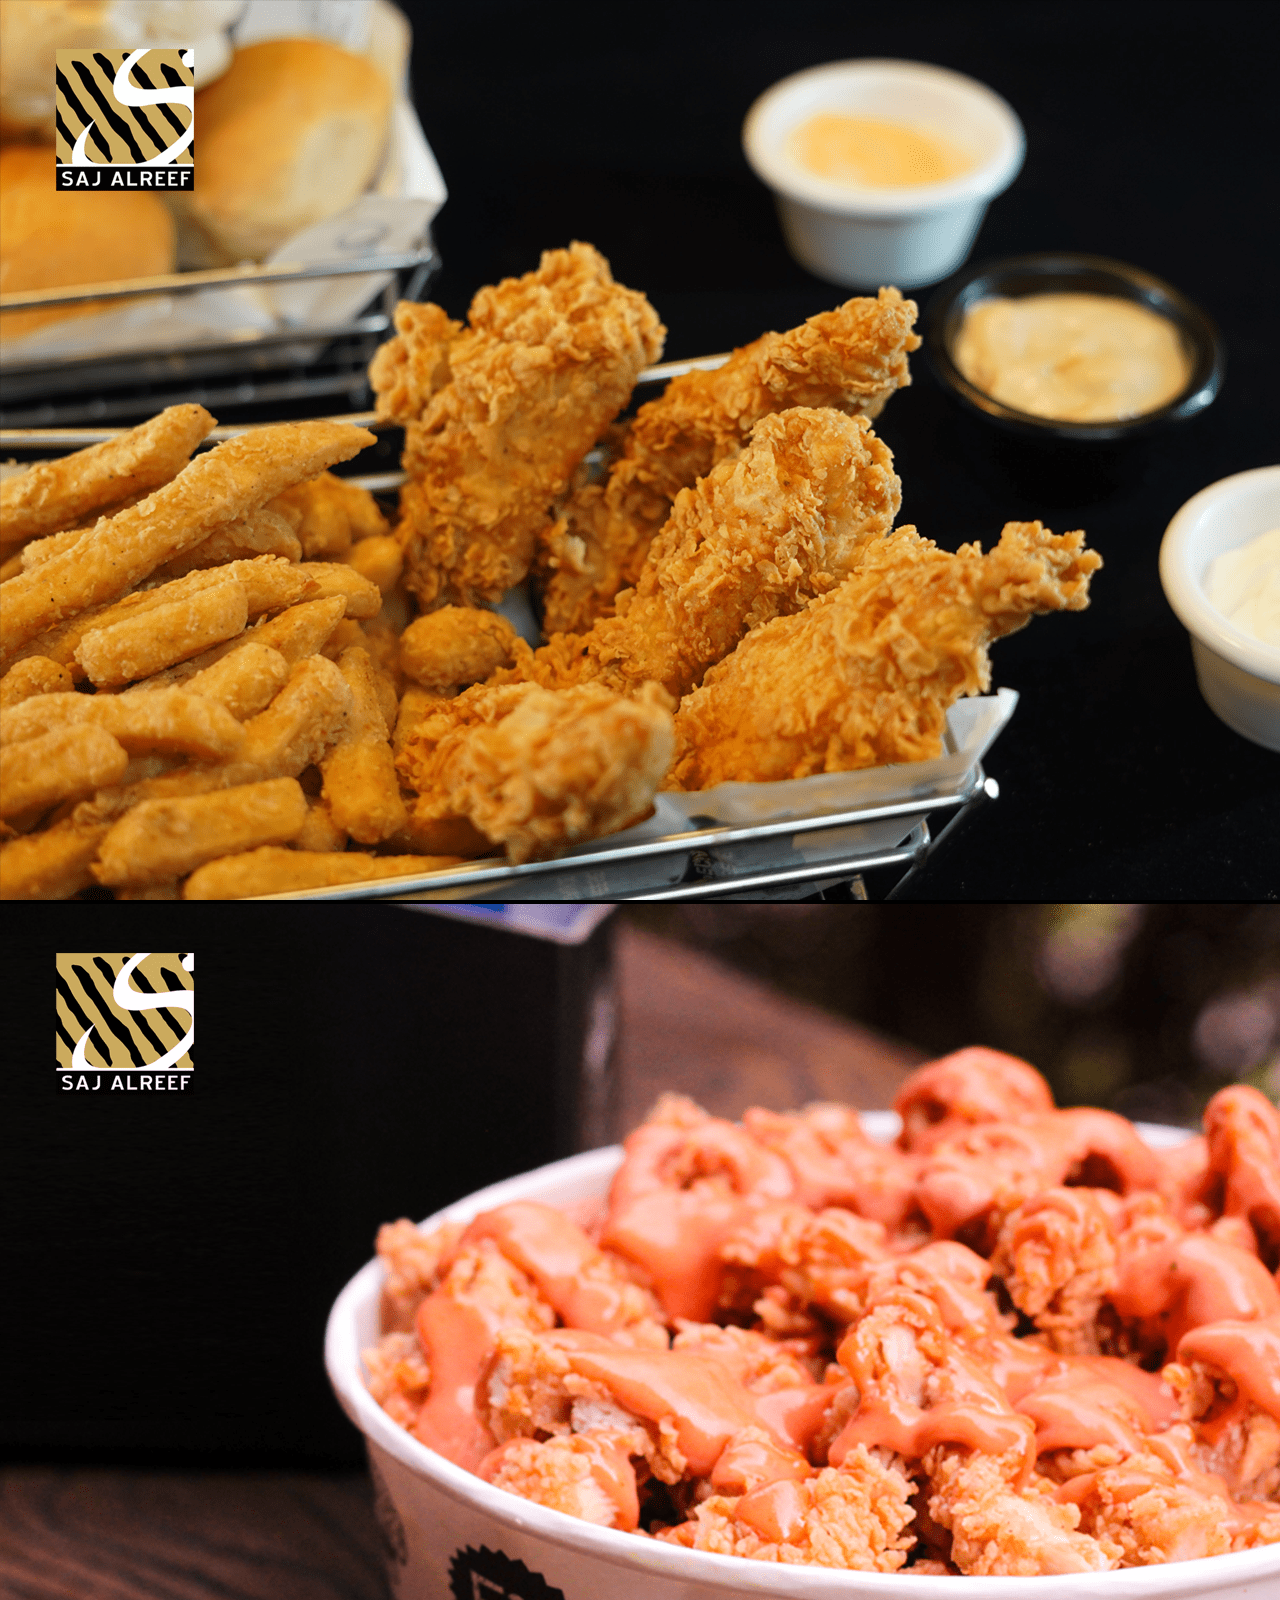
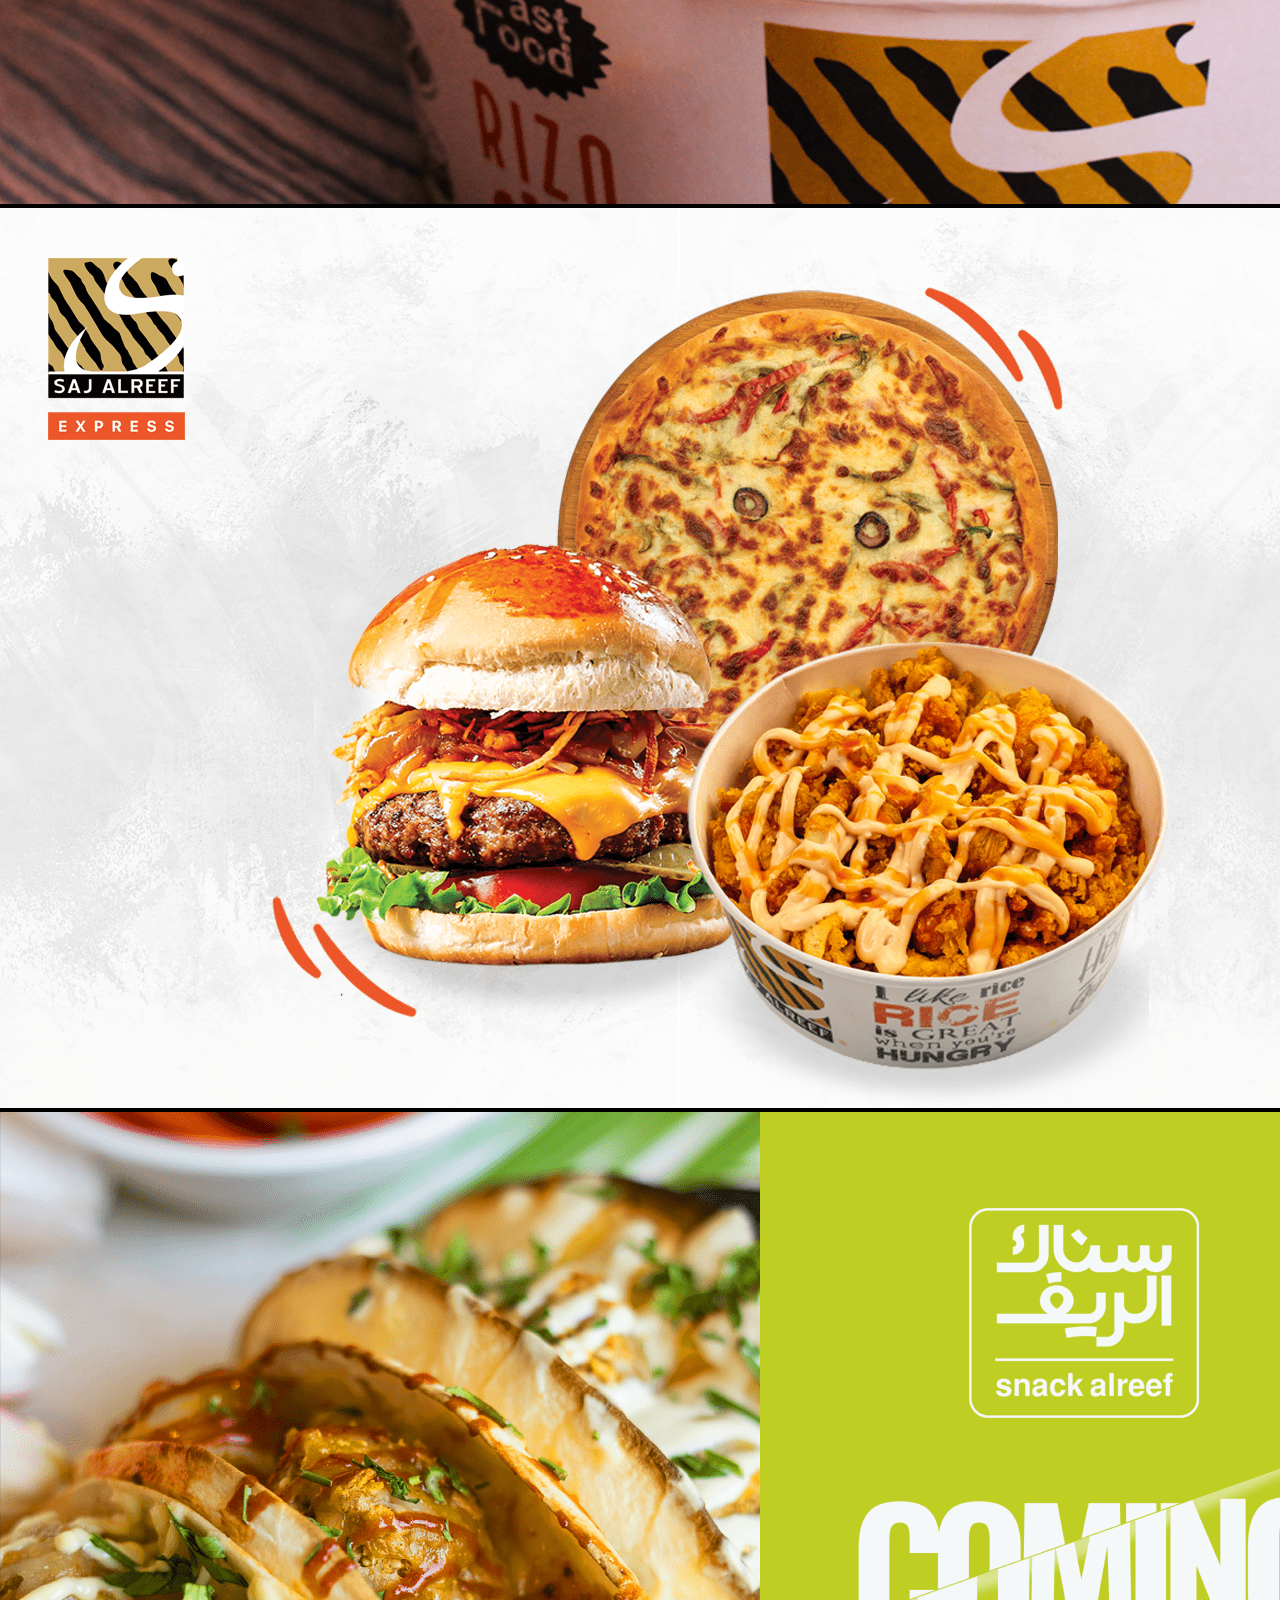
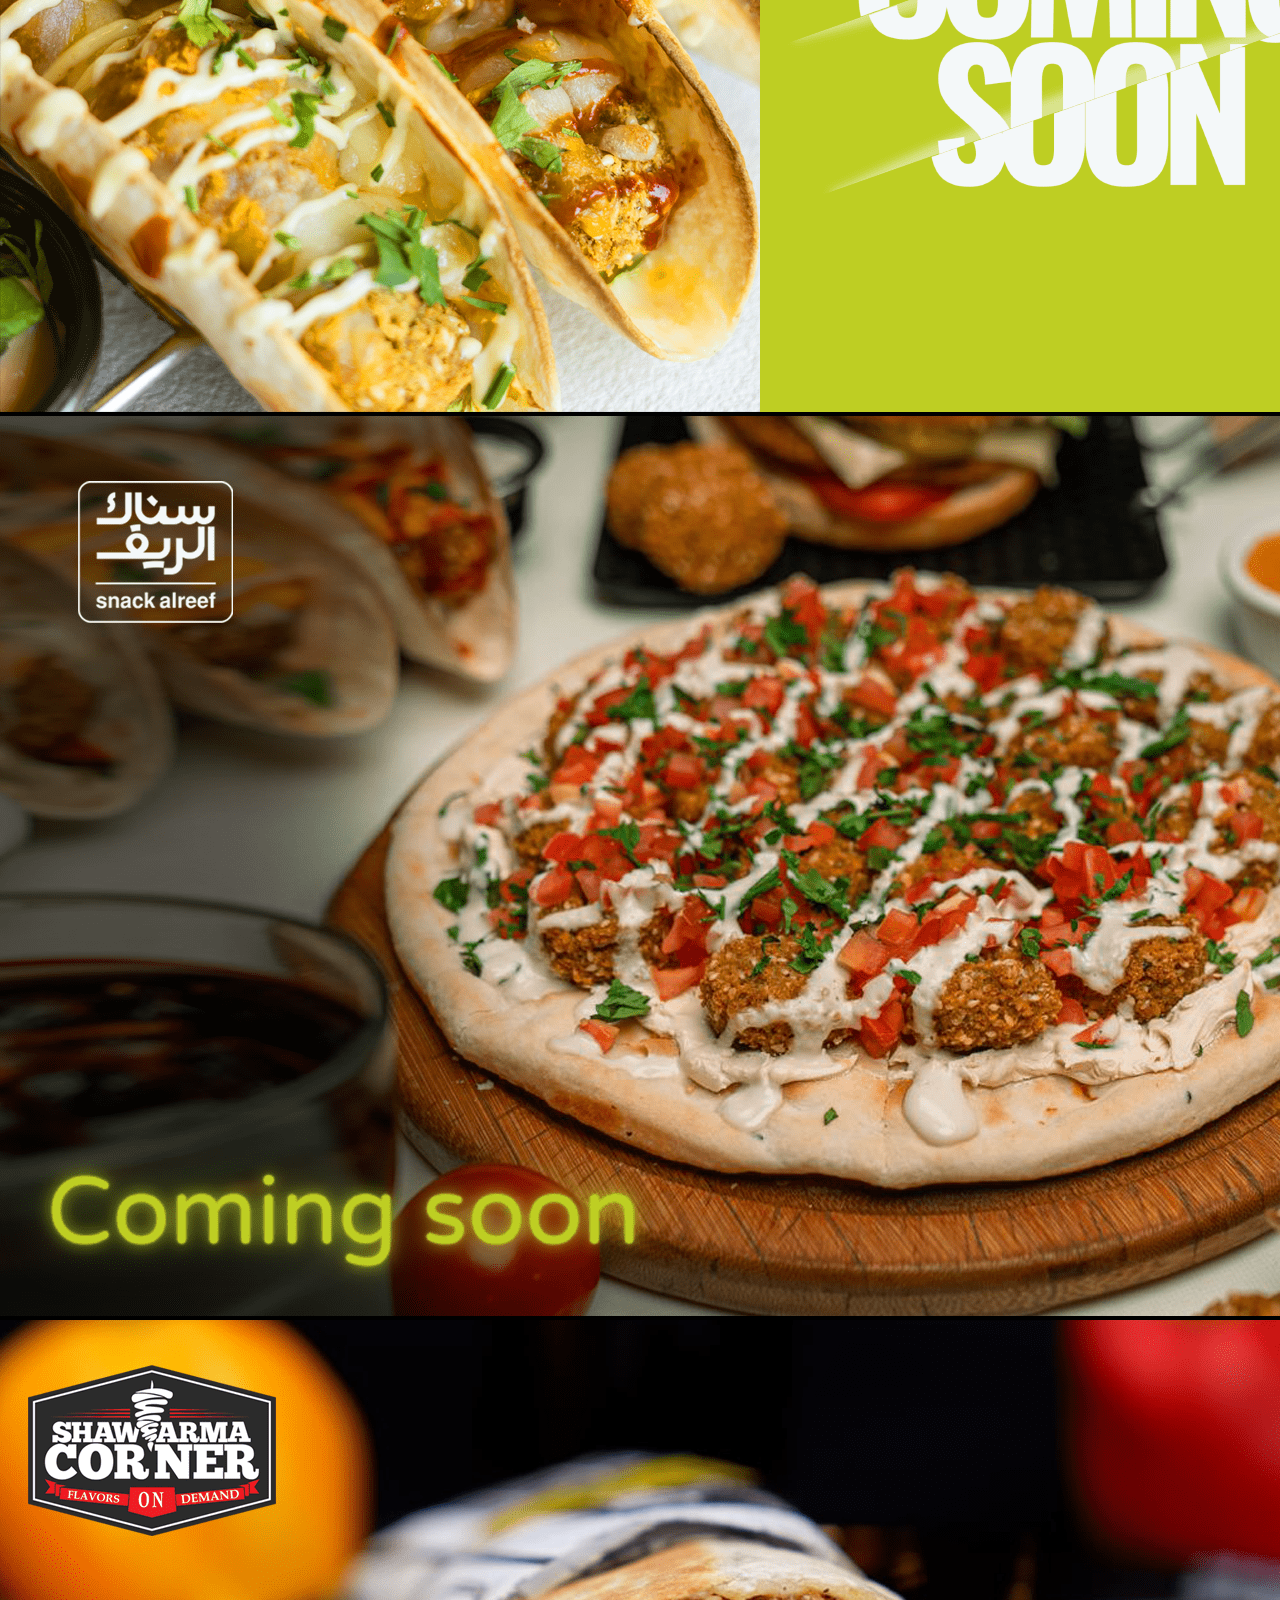
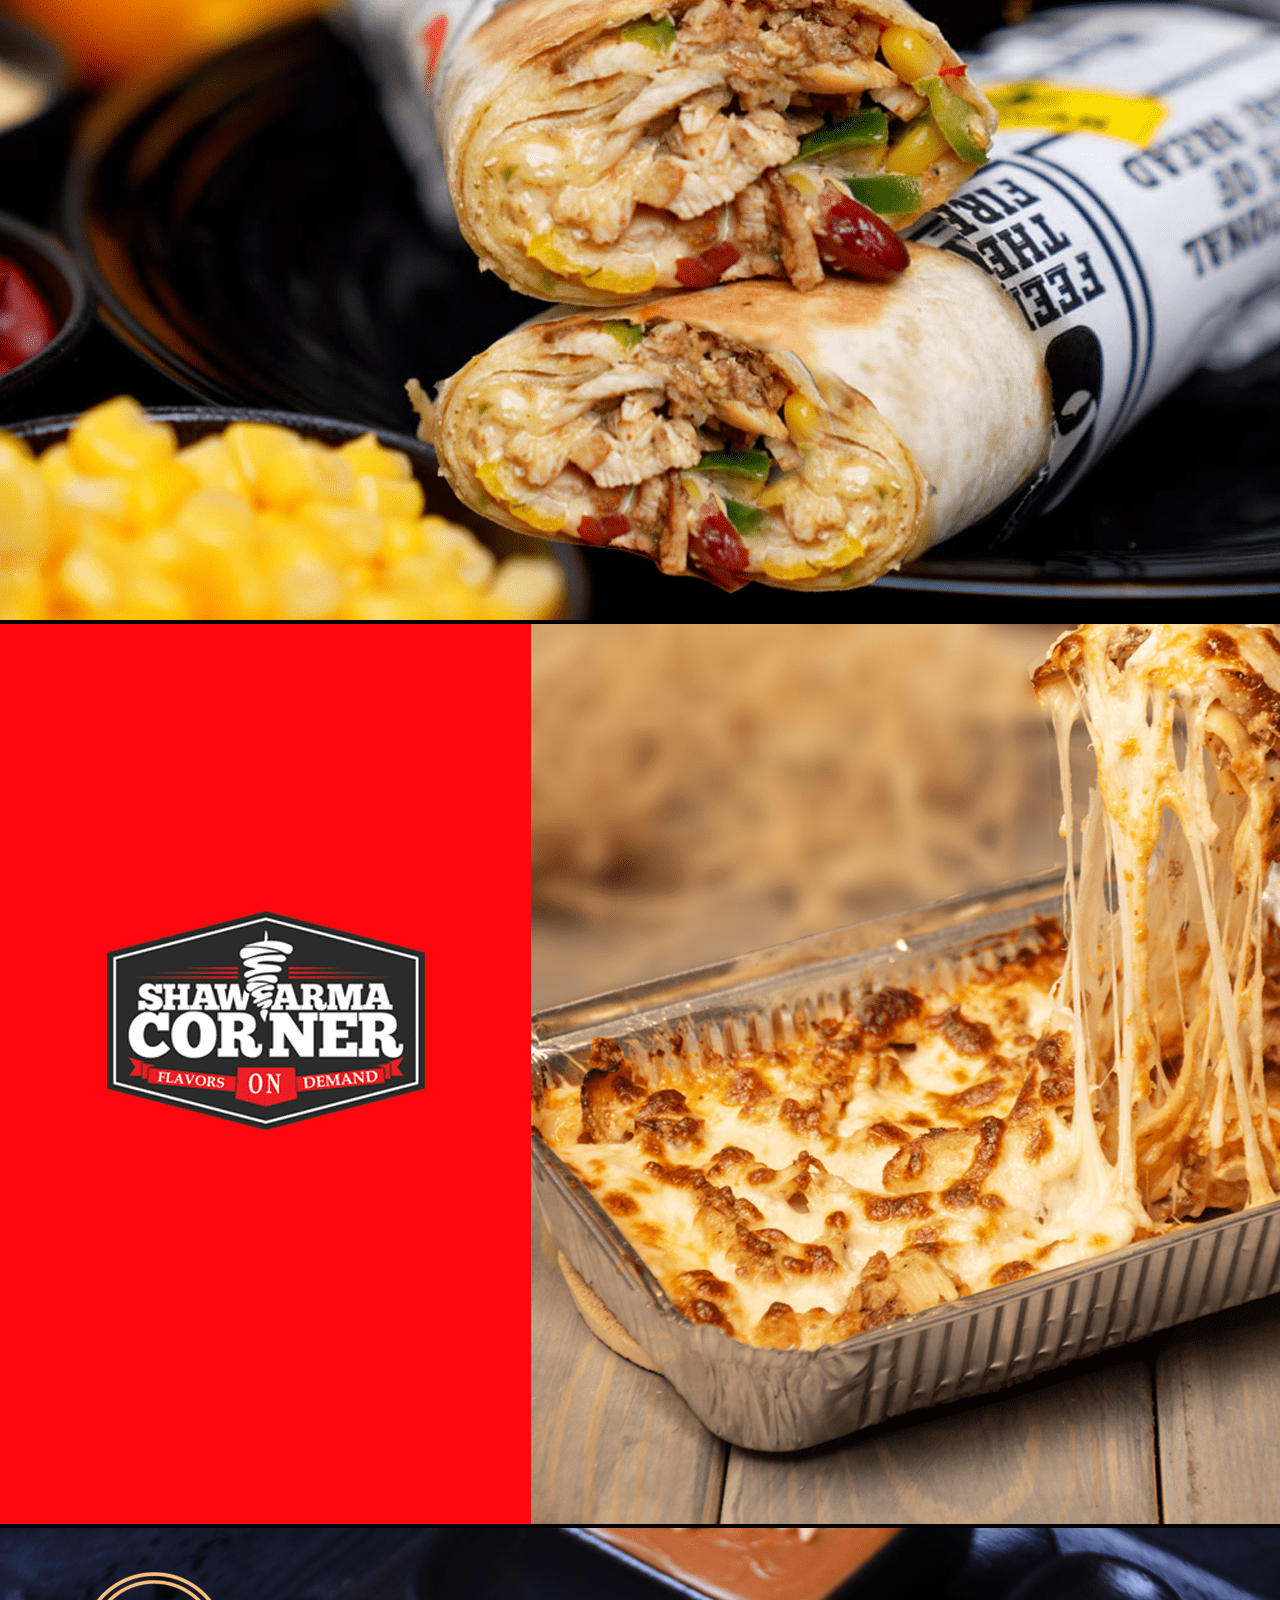
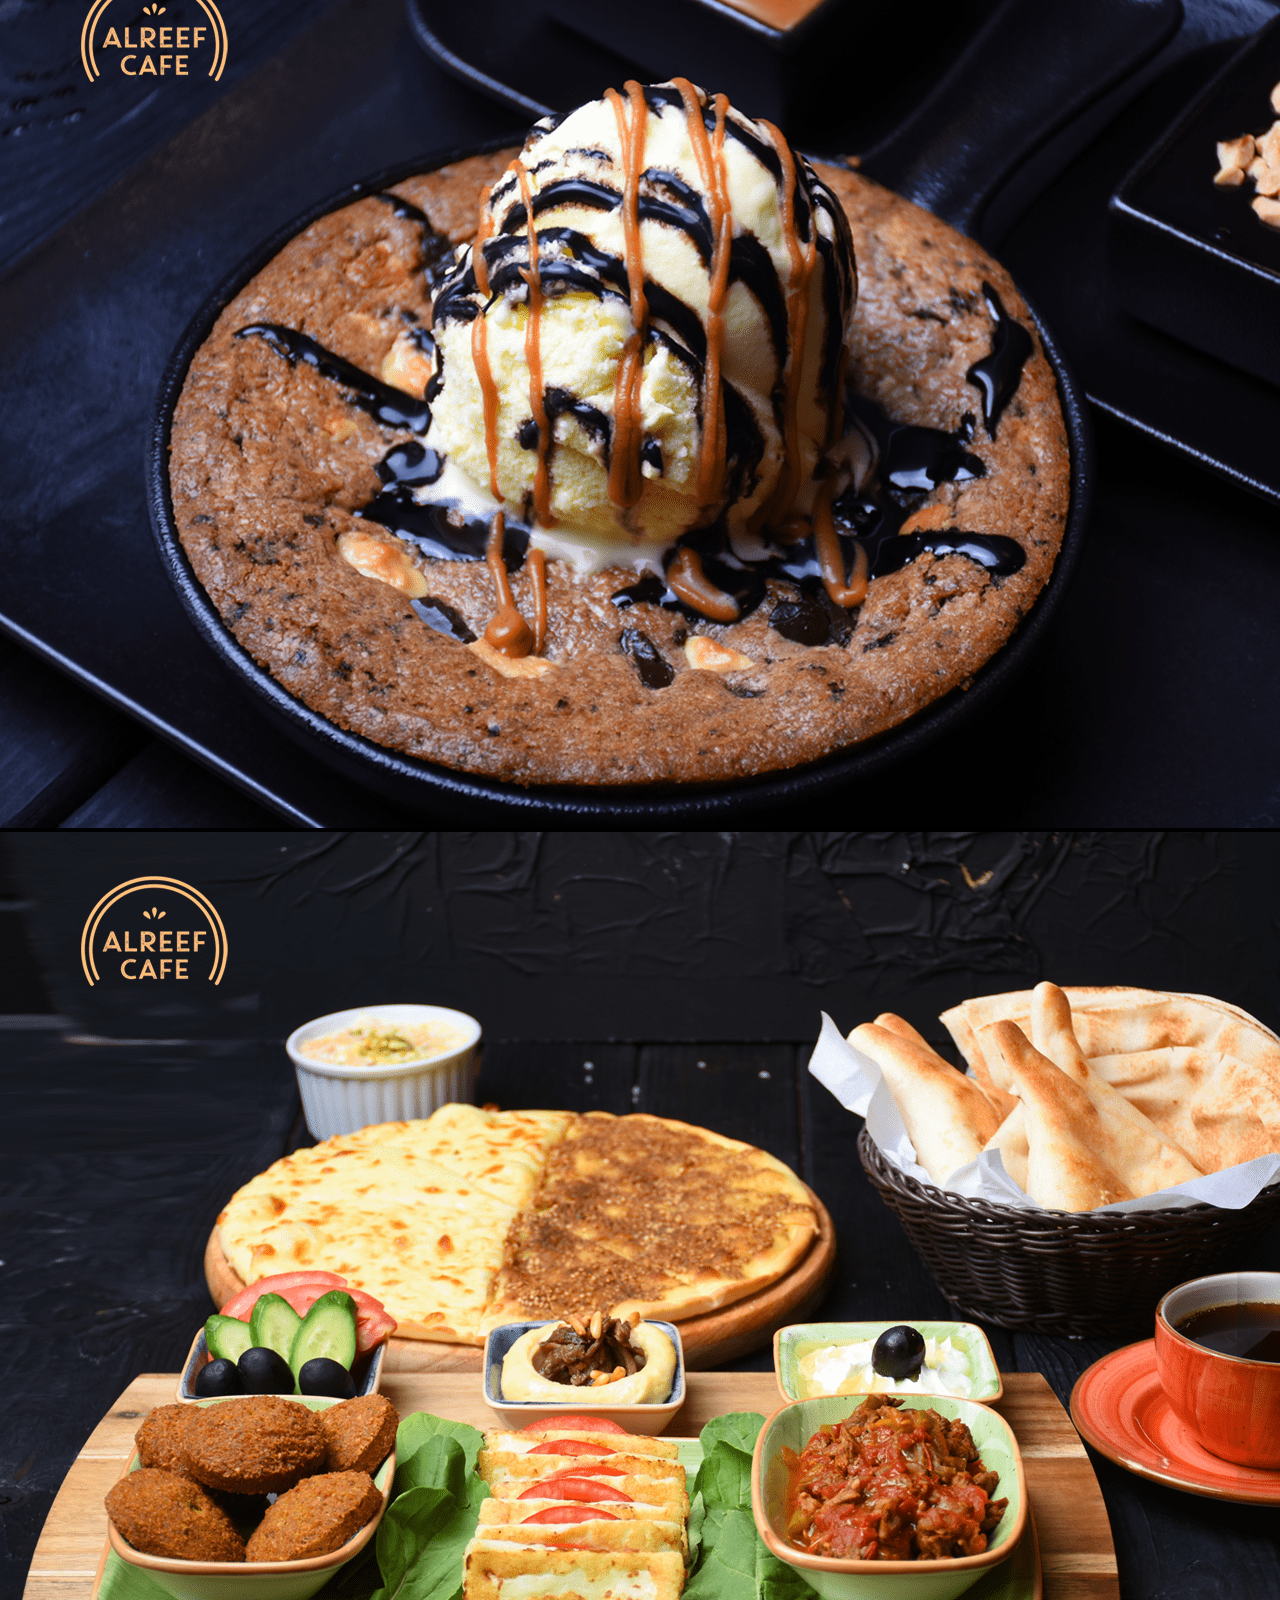
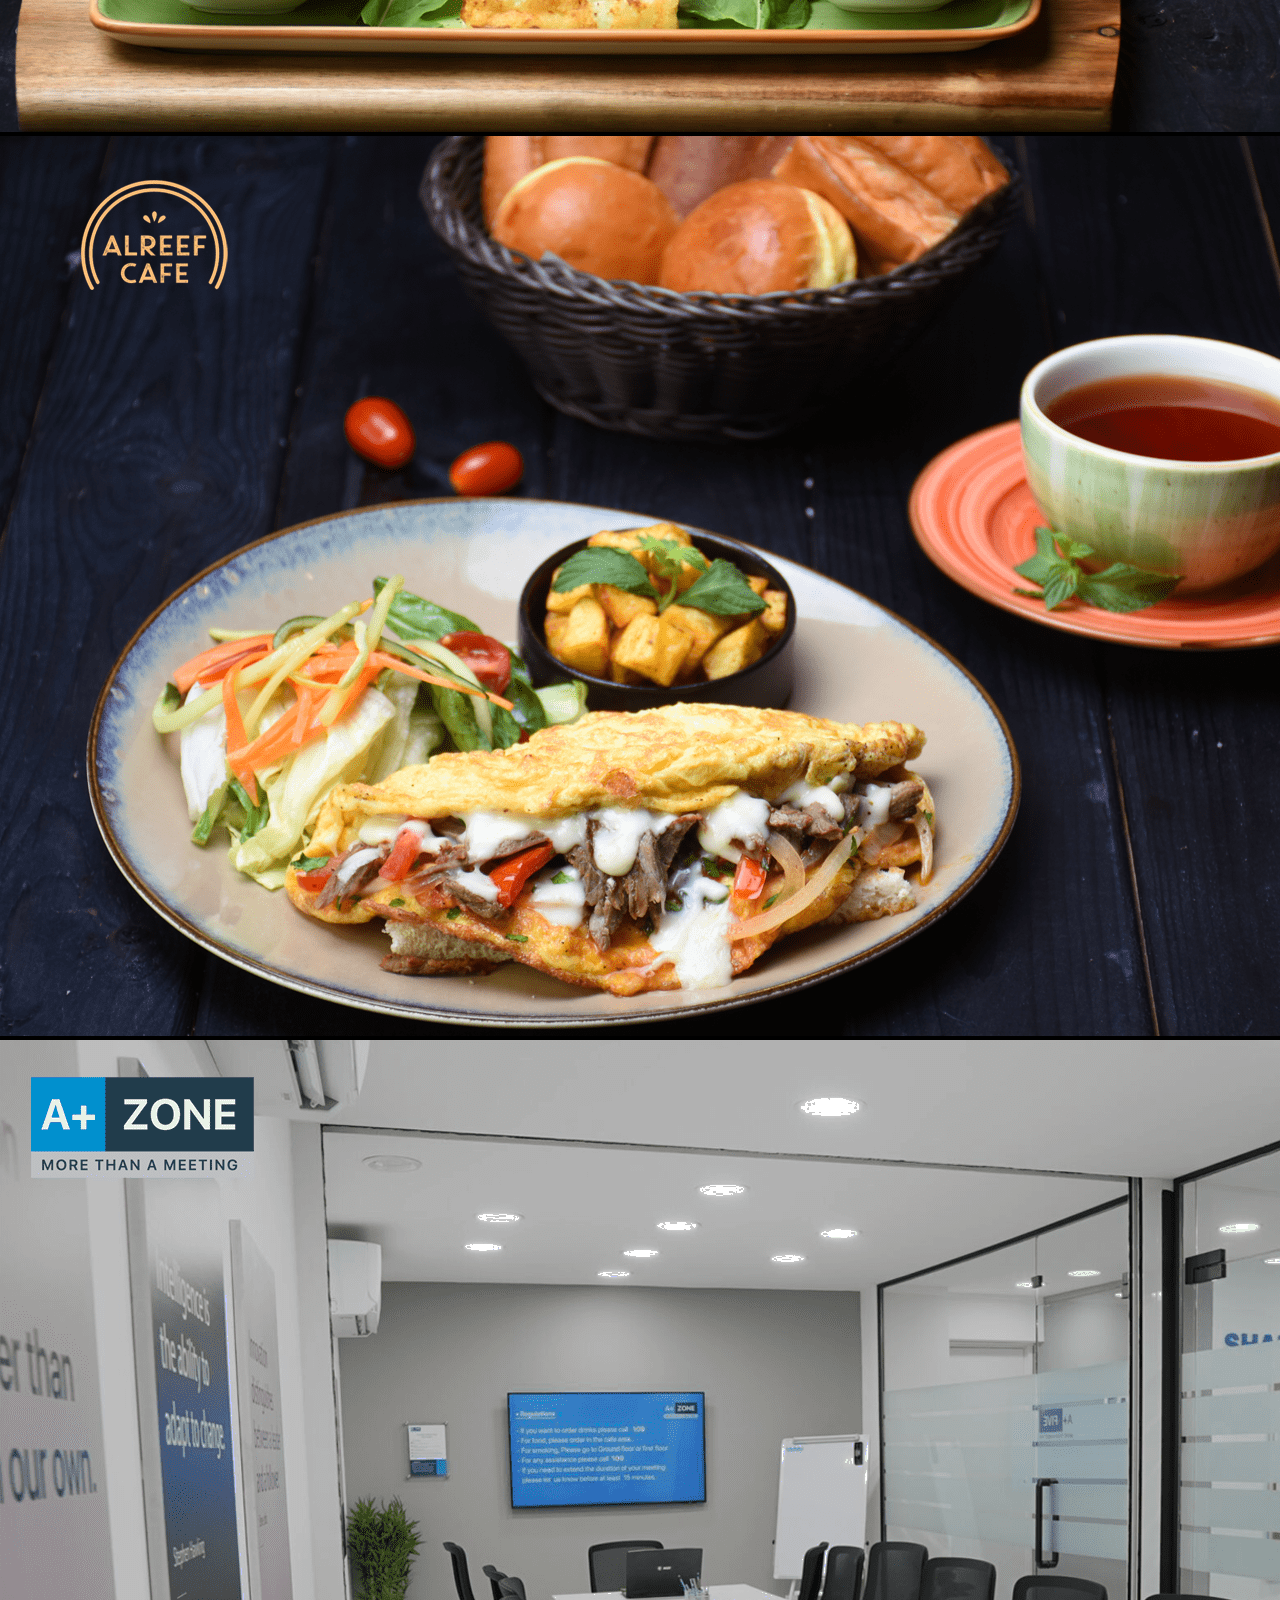
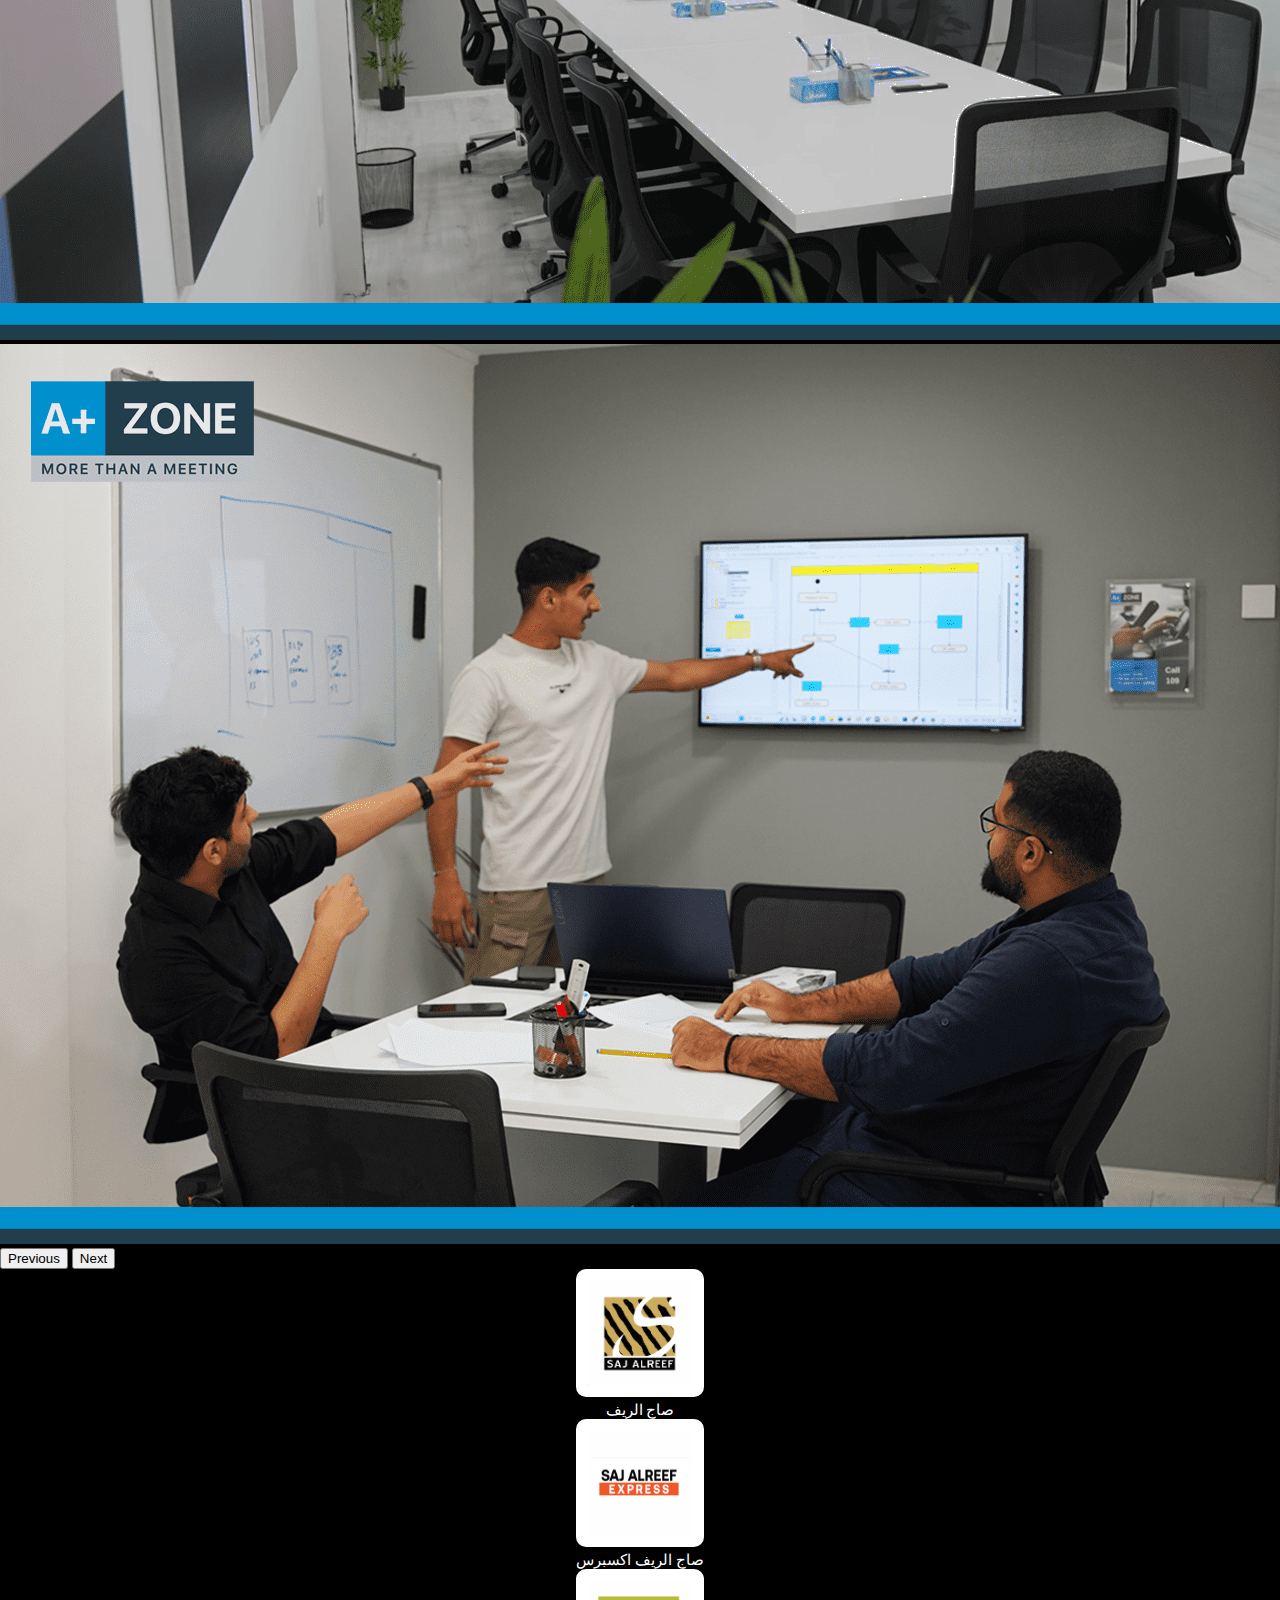
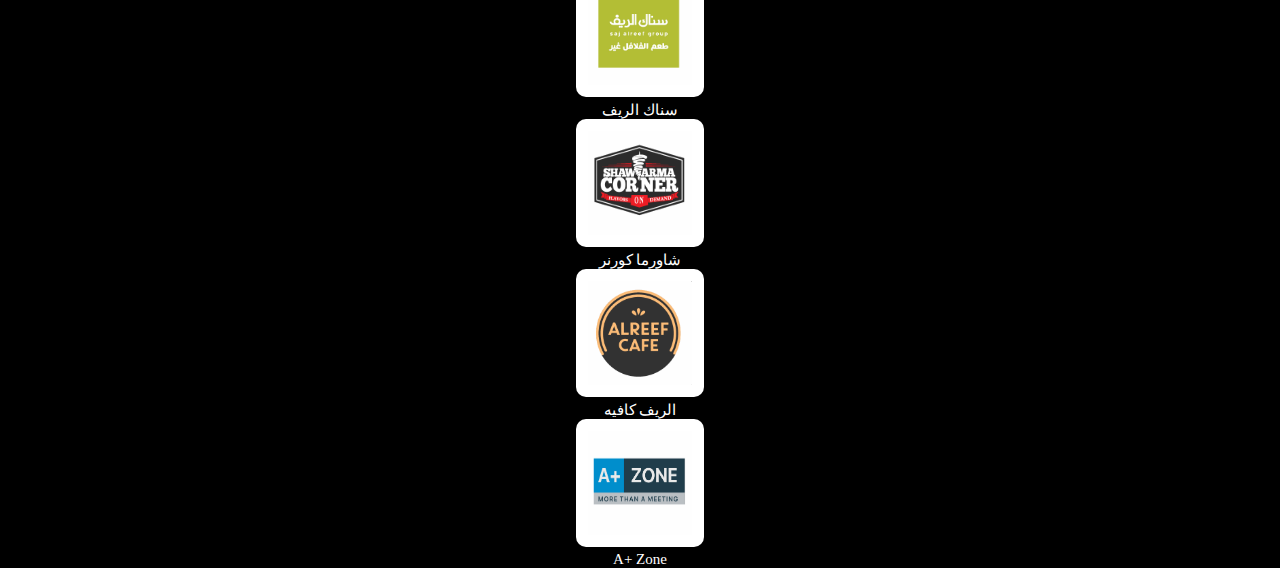
<file: index.html>
<!DOCTYPE html>
<html lang="en">
<head>
    <meta charset="UTF-8">
    <meta http-equiv="X-UA-Compatible" content="IE=edge">
    <meta name="viewport" content="width=device-width, initial-scale=1.0">
    
    
    <link href="https://cdn.jsdelivr.net/npm/bootstrap@5.3.2/dist/css/bootstrap.min.css" rel="stylesheet" integrity="sha384-T3c6CoIi6uLrA9TneNEoa7RxnatzjcDSCmG1MXxSR1GAsXEV/Dwwykc2MPK8M2HN" crossorigin="anonymous">
    <title>Document</title>
    <link rel="stylesheet" href="styles.css">
</head>
<body>


  <div class="d-flex flex-column  ">
    <div class=" text-center"><div class="d-flex justify-content-center mb-3">                    
      
    
    <!--Gallery start-->
    
    
    
    <div id="carouselExampleInterval" class="carousel slide carousel-fade" data-bs-ride="carousel">
      <div class="carousel-inner">
        <div class="carousel-item active" data-bs-interval="5000">
          <img src="saj cover/saj alreef app_3.png" class="d-block w-100" alt="...">
        </div>
        <div class="carousel-item" data-bs-interval="5000">
          <img src="saj cover/saj alreef app  final  ٦.png" class="d-block w-100" alt="...">
        </div>
        <div class="carousel-item" data-bs-interval="5000">
          <img src="express cover/express 5.png" class="d-block w-100" alt="...">
        </div>
        <div class="carousel-item" data-bs-interval="5000">
          <img src="Snack Covers/snack 1 (1).png" class="d-block w-100" alt="...">
        </div>
        <div class="carousel-item" data-bs-interval="5000">
          <img src="Snack Covers/snack 3.png" class="d-block w-100" alt="...">
        </div>
        <div class="carousel-item" data-bs-interval="5000">
          <img src="Corner cover/CORNER APP final.png" class="d-block w-100" alt="...">
        </div>
        <div class="carousel-item" data-bs-interval="5000">
          <img src="Corner cover/CORNER APP final 2.png" class="d-block w-100" alt="...">
        </div>
        <div class="carousel-item" data-bs-interval="5000">
          <img src="AlreefCafe Covers/ALREEF CAFE APP 2_.png" class="d-block w-100" alt="...">
        </div>
        <div class="carousel-item" data-bs-interval="5000">
          <img src="AlreefCafe Covers/ALREEF CAFE APP  final 1.png" class="d-block w-100" alt="...">
        </div>
        <div class="carousel-item" data-bs-interval="5000">
          <img src="AlreefCafe Covers/ALREEF CAFE APP  final 2.png" class="d-block w-100" alt="...">
        </div>
        <div class="carousel-item" data-bs-interval="5000">
          <img src="zone covers/ZOON PLUS APP.png" class="d-block w-100" alt="...">
        </div>
        <div class="carousel-item" data-bs-interval="5000">
          <img src="zone covers/ZOON PLUS APP2.png" class="d-block w-100" alt="...">
        </div>
        
      </div>
      <button class="carousel-control-prev" type="button" data-bs-target="#carouselExampleInterval" data-bs-slide="prev">
        <span class="carousel-control-prev-icon" aria-hidden="true"></span>
        <span class="visually-hidden">Previous</span>
      </button>
      <button class="carousel-control-next" type="button" data-bs-target="#carouselExampleInterval" data-bs-slide="next">
        <span class="carousel-control-next-icon" aria-hidden="true"></span>
        <span class="visually-hidden">Next</span>
      </button>
    </div>
    









    
    
    
    
    
    
    
    
     <!--Gallery end-->
    
    </div> </div>
    <div class="p-3  text-center">    <div class="row mt-4">
      <div class="col-4">
        
        <div class="boxx">
          <div class="inner"> <a href="sajalreef.html" ><img style="  border-radius: 10px;" class="imgicon" src="sajalreeflogoo.png" alt="" width="104px" height="104px"></a></div>
            
          <div style="color: white; font-size:15px;">صاج الريف</div>
        </div>
            
        



        
      </div>
      
      <div class="col-4 ">
          
        <div class="boxx">
          <div class="inner"> <a href="expressmLL.html  " ><span><img style=" border-radius: 10px;" class="imgicon" src="EXPress logo final 2 (1).png" alt="" width="104px" height="104px"></span></a></div>
            
          <div style="color: white; font-size:15px;">صاج الريف اكسبرس</div>
        </div>
            
        



      </div>
      <div class="col-4">
          
        <div class="boxx">
          <div class="inner"> <a href="snackalreef.html" ><img style="  border-radius: 10px;" class="imgicon" src="snackALREEF.png" alt="" width="104px" height="104px"></a></div>
            
          <div style="color: white; font-size:15px;">سناك الريف</div>
        </div>
            
        



      </div>
    </div></div>
    <div class="p-3 mb-3 mt-3 text-center"><div class="row mb-2 ">
      <div class="col-4">
          
        <div class="boxx">
          <div class="inner"> <a href="shawrama Corner.html" ><span><img style="  border-radius: 10px;" class="imgicon" src="shawarma corner.png" alt="" width="104px" height="104px"></span></a></div>
            
          <div style="color: white; font-size:15px;">شاورما كورنر</div>
        </div>
            
        



      </div>
      <div class="col-4">
           
        <div class="boxx">
          <div class="inner"> <a href="alreefcafe.html" ><span><img style="  border-radius: 10px;" class="imgicon" src="alreeficon.png" alt="" width="104px" height="104px"></span></a></div>
            
          <div style="color: white; font-size:15px;">الريف كافيه</div>
        </div>
            
        



      </div>
      <div class="col-4">
         
        <div class="boxx">
          <div class="inner"> <a href="apluszone.html" ><span><img style="  border-radius: 10px;" class="imgicon" src="Capture.PNG" alt="" width="104px" height="104px"></span></a></div>
            
          <div style="color: white; font-size:15px;">A+ Zone </div>
        </div>
            
        



      </div>
    </div>
  </div></div>
    <div class=" mt-4 text-center "><div class="tend" ><a  style="text-decoration:none ;" href="https://forms.office.com/r/e6VqyU9xMj"></a></div></footer></div>
  </div>

 



 
    <script src="https://cdn.jsdelivr.net/npm/@popperjs/core@2.11.8/dist/umd/popper.min.js" integrity="sha384-I7E8VVD/ismYTF4hNIPjVp/Zjvgyol6VFvRkX/vR+Vc4jQkC+hVqc2pM8ODewa9r" crossorigin="anonymous"></script>
   
    <script src="https://cdn.jsdelivr.net/npm/bootstrap@5.3.2/dist/js/bootstrap.min.js" integrity="sha384-BBtl+eGJRgqQAUMxJ7pMwbEyER4l1g+O15P+16Ep7Q9Q+zqX6gSbd85u4mG4QzX+" crossorigin="anonymous"></script>   

</body>

</html>
</file>
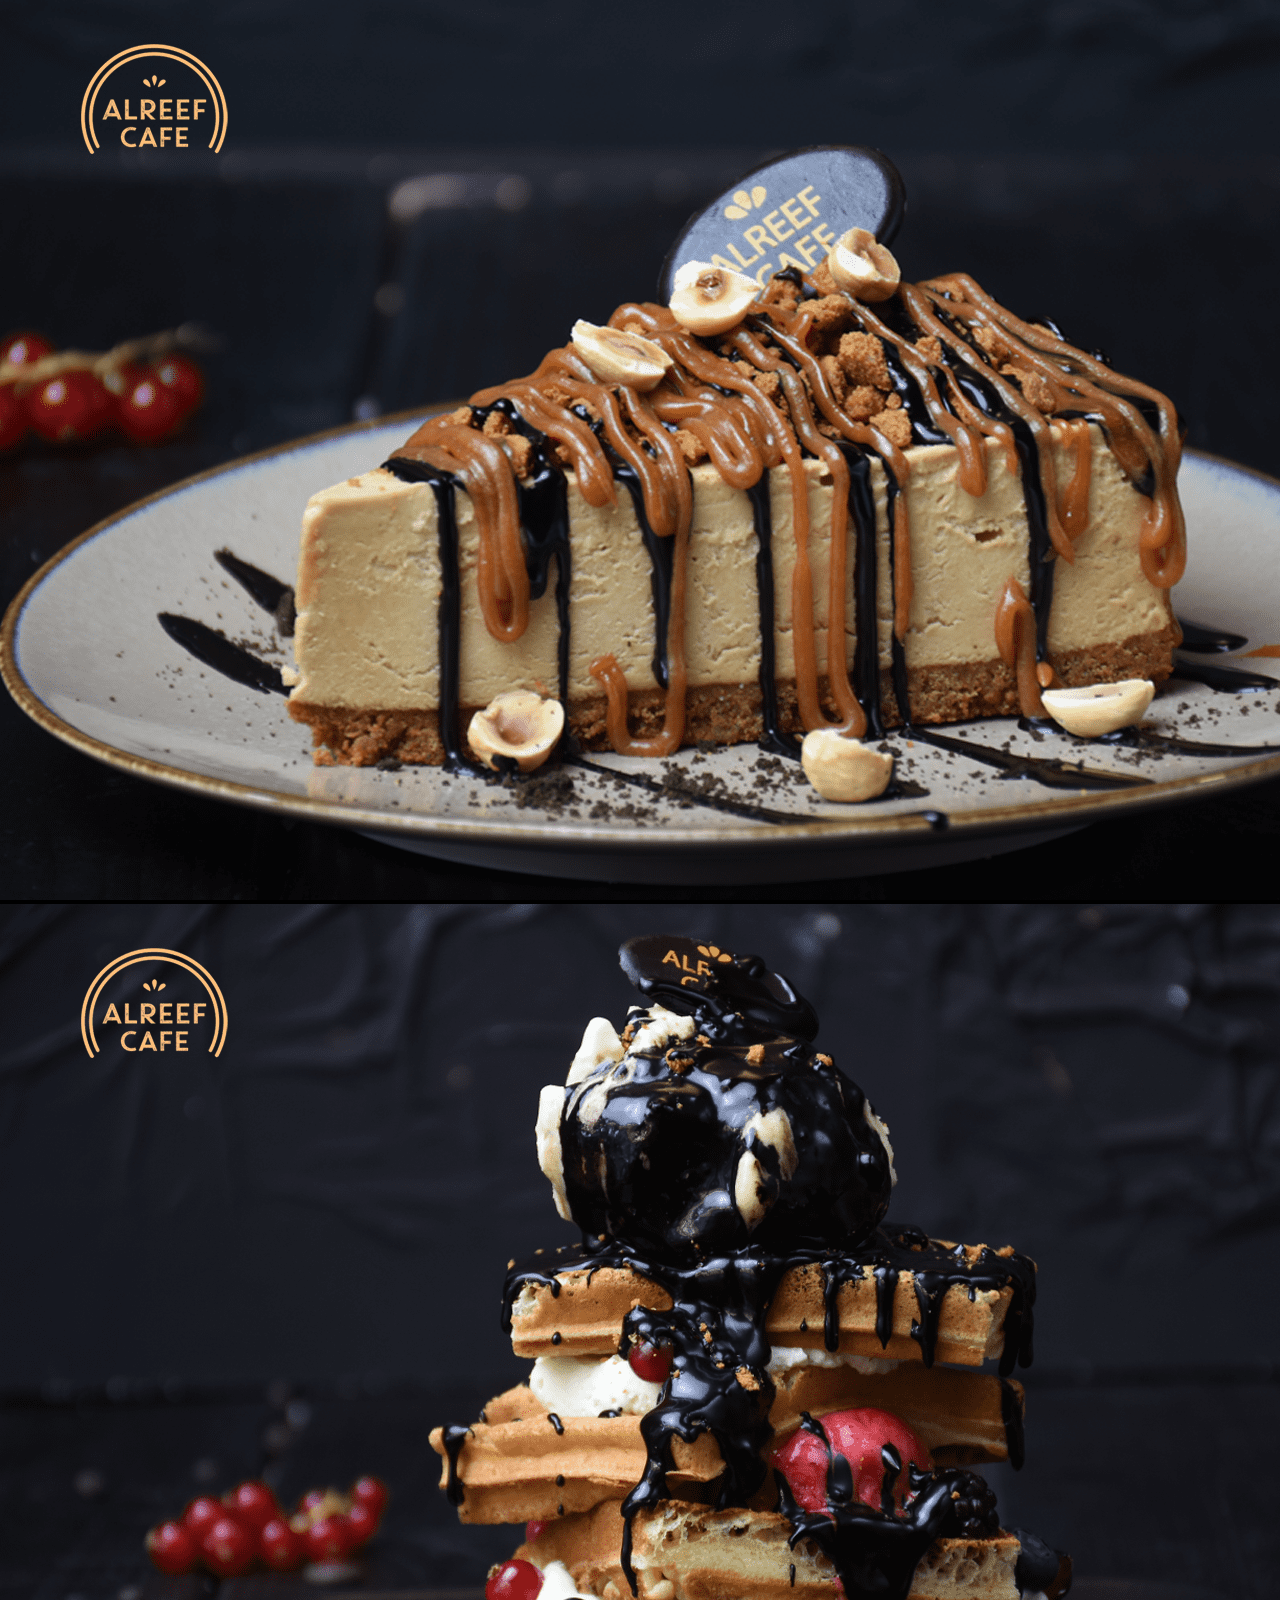
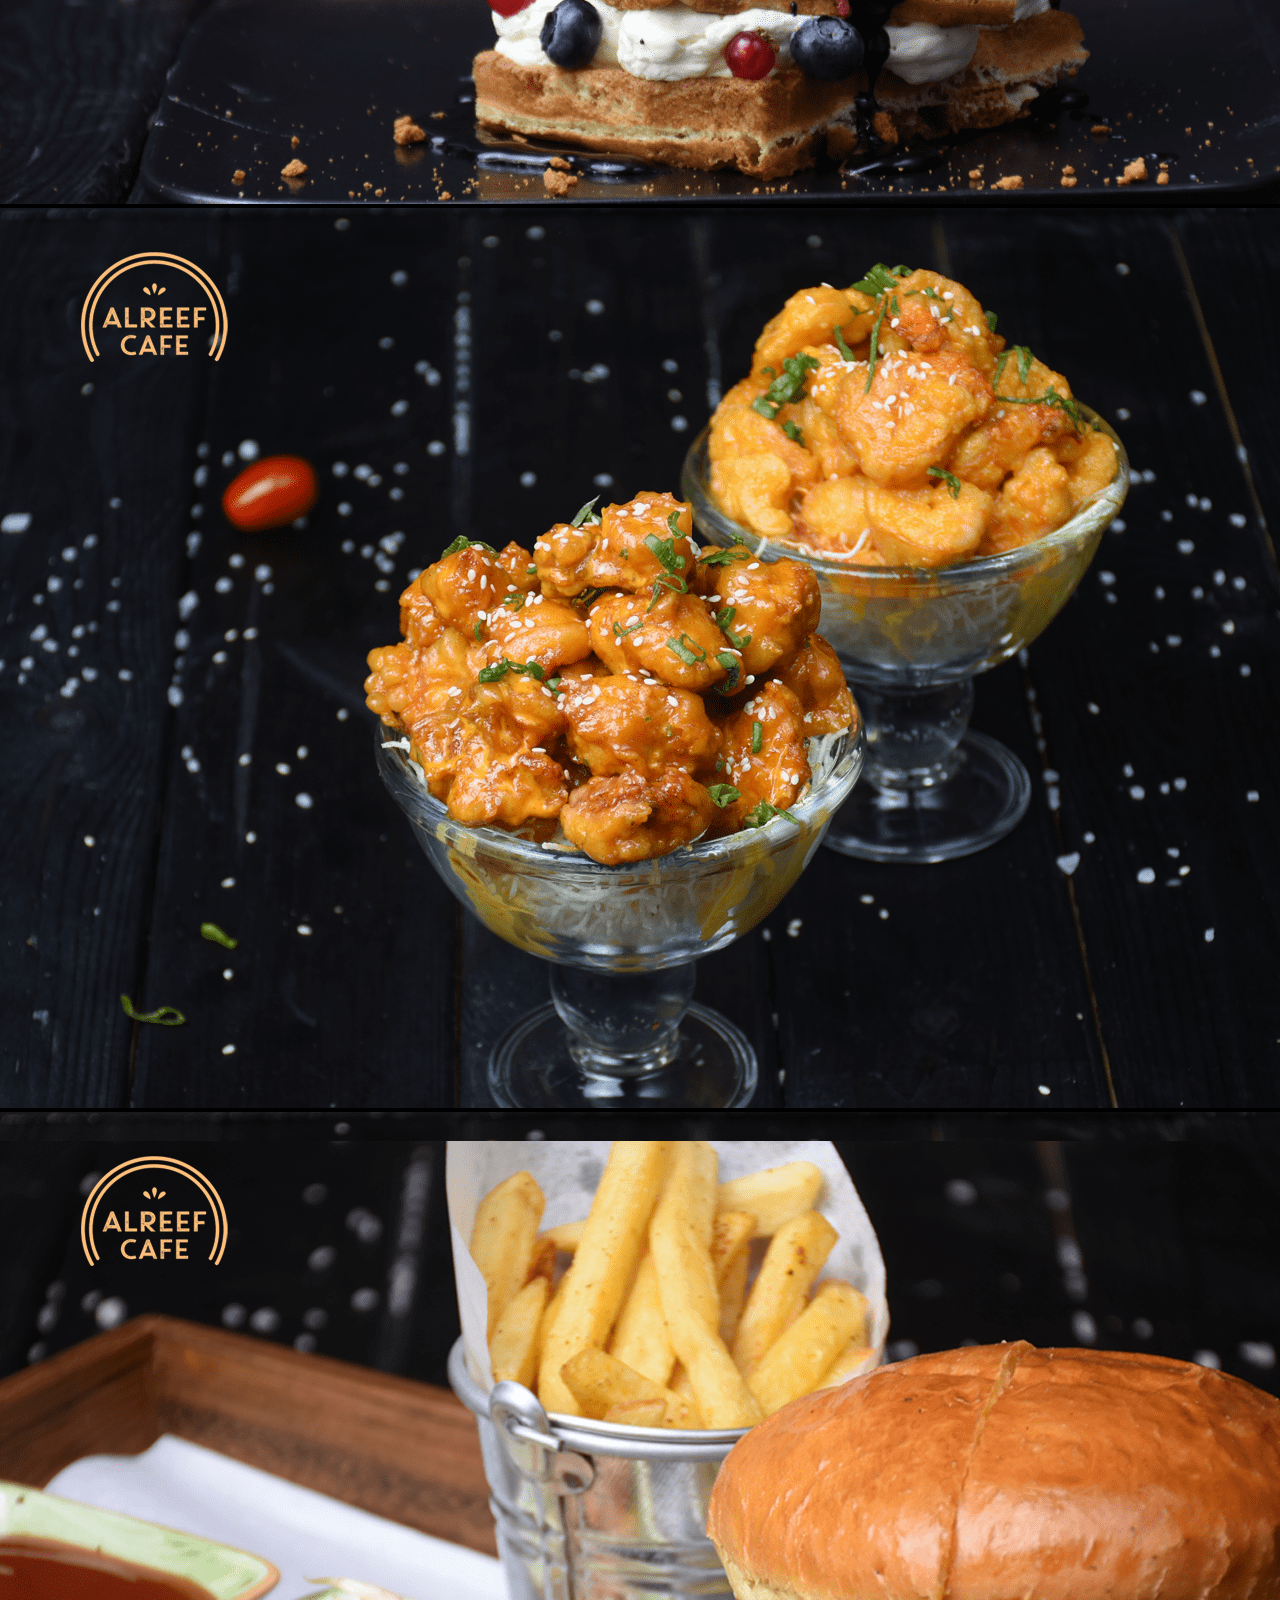
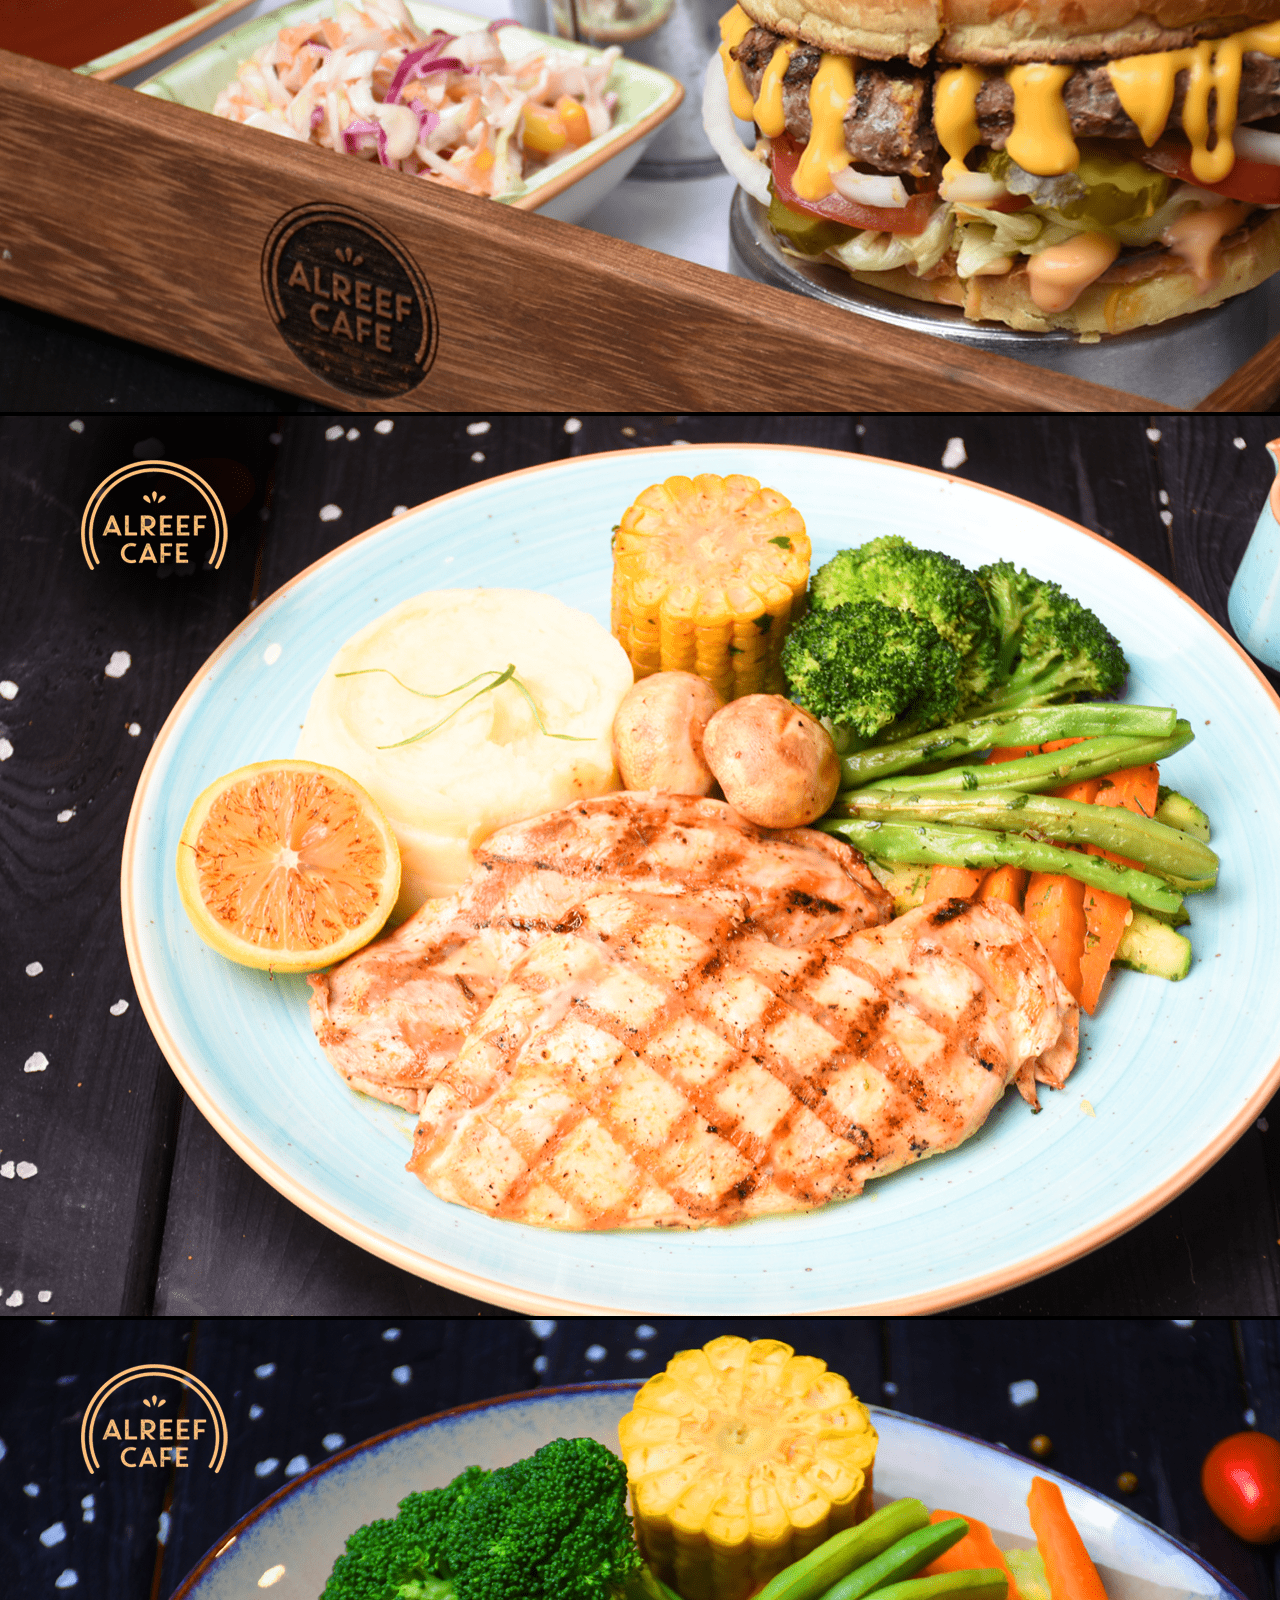
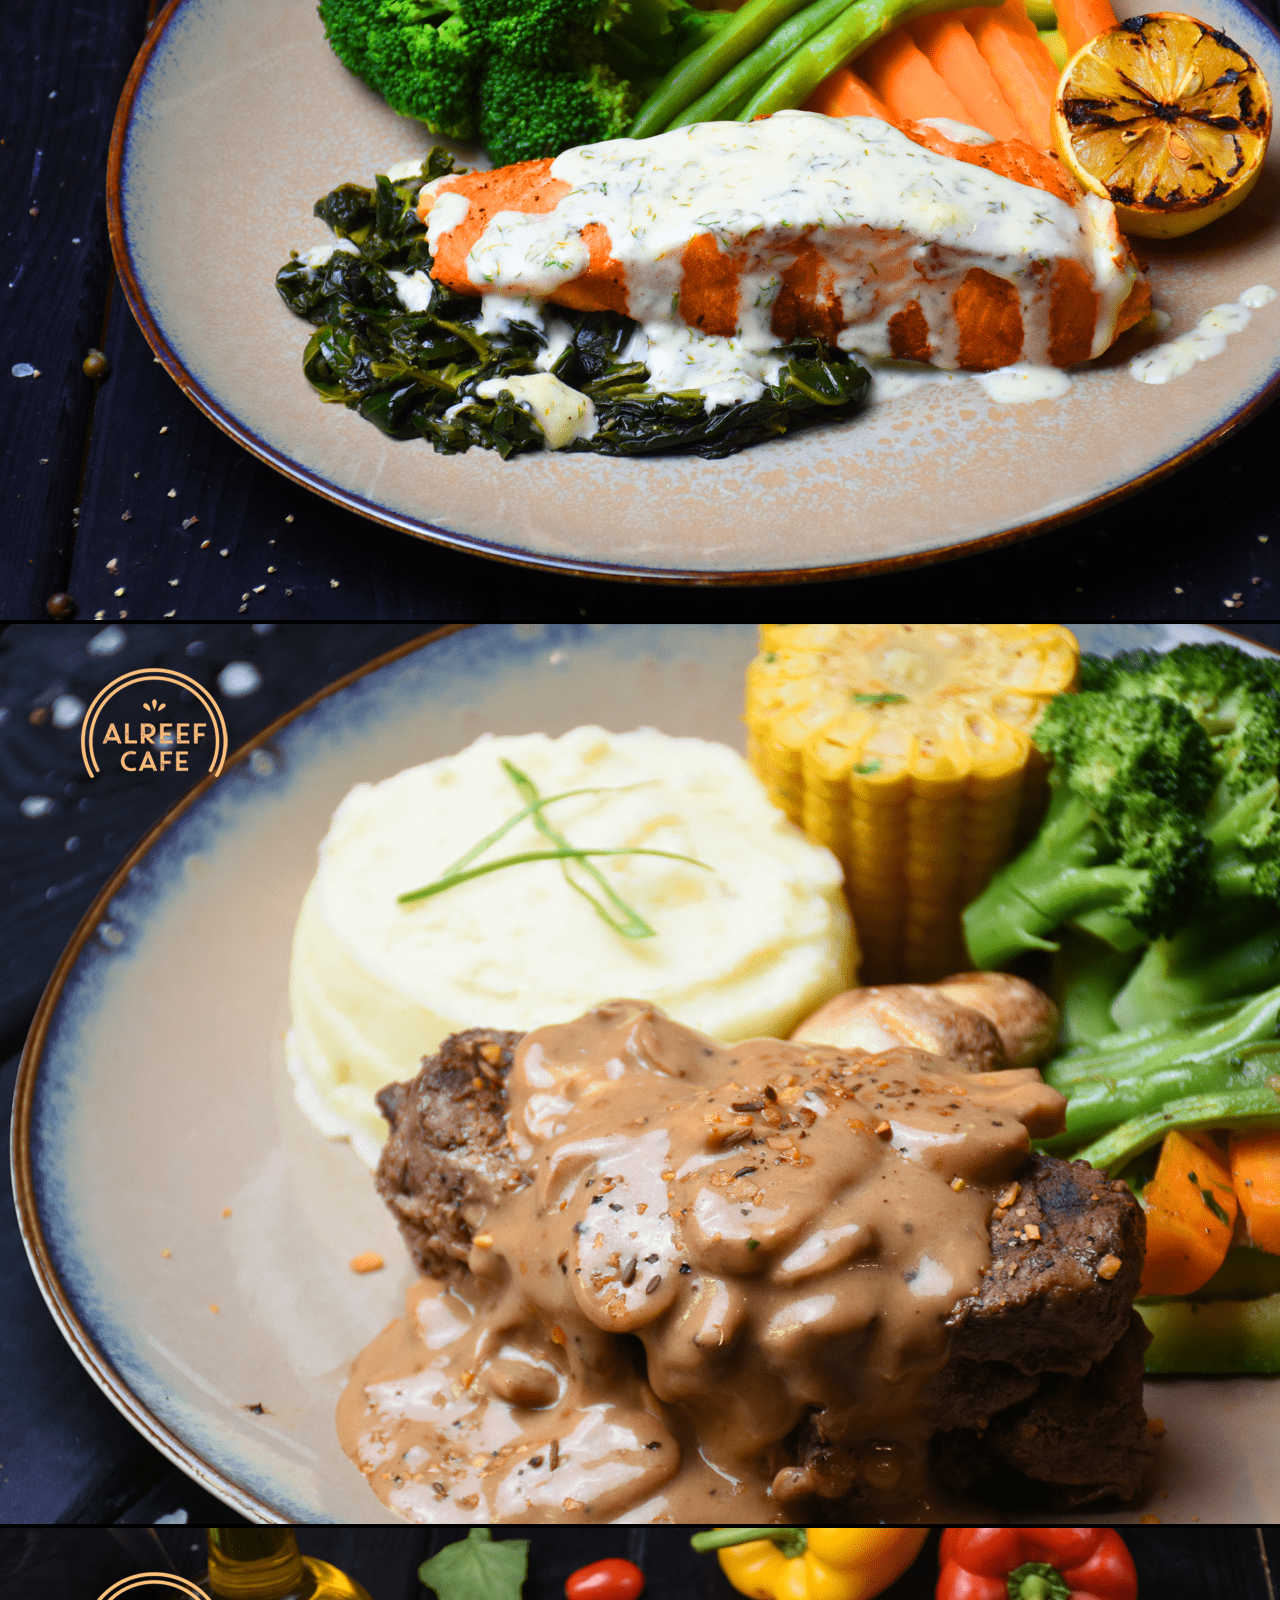
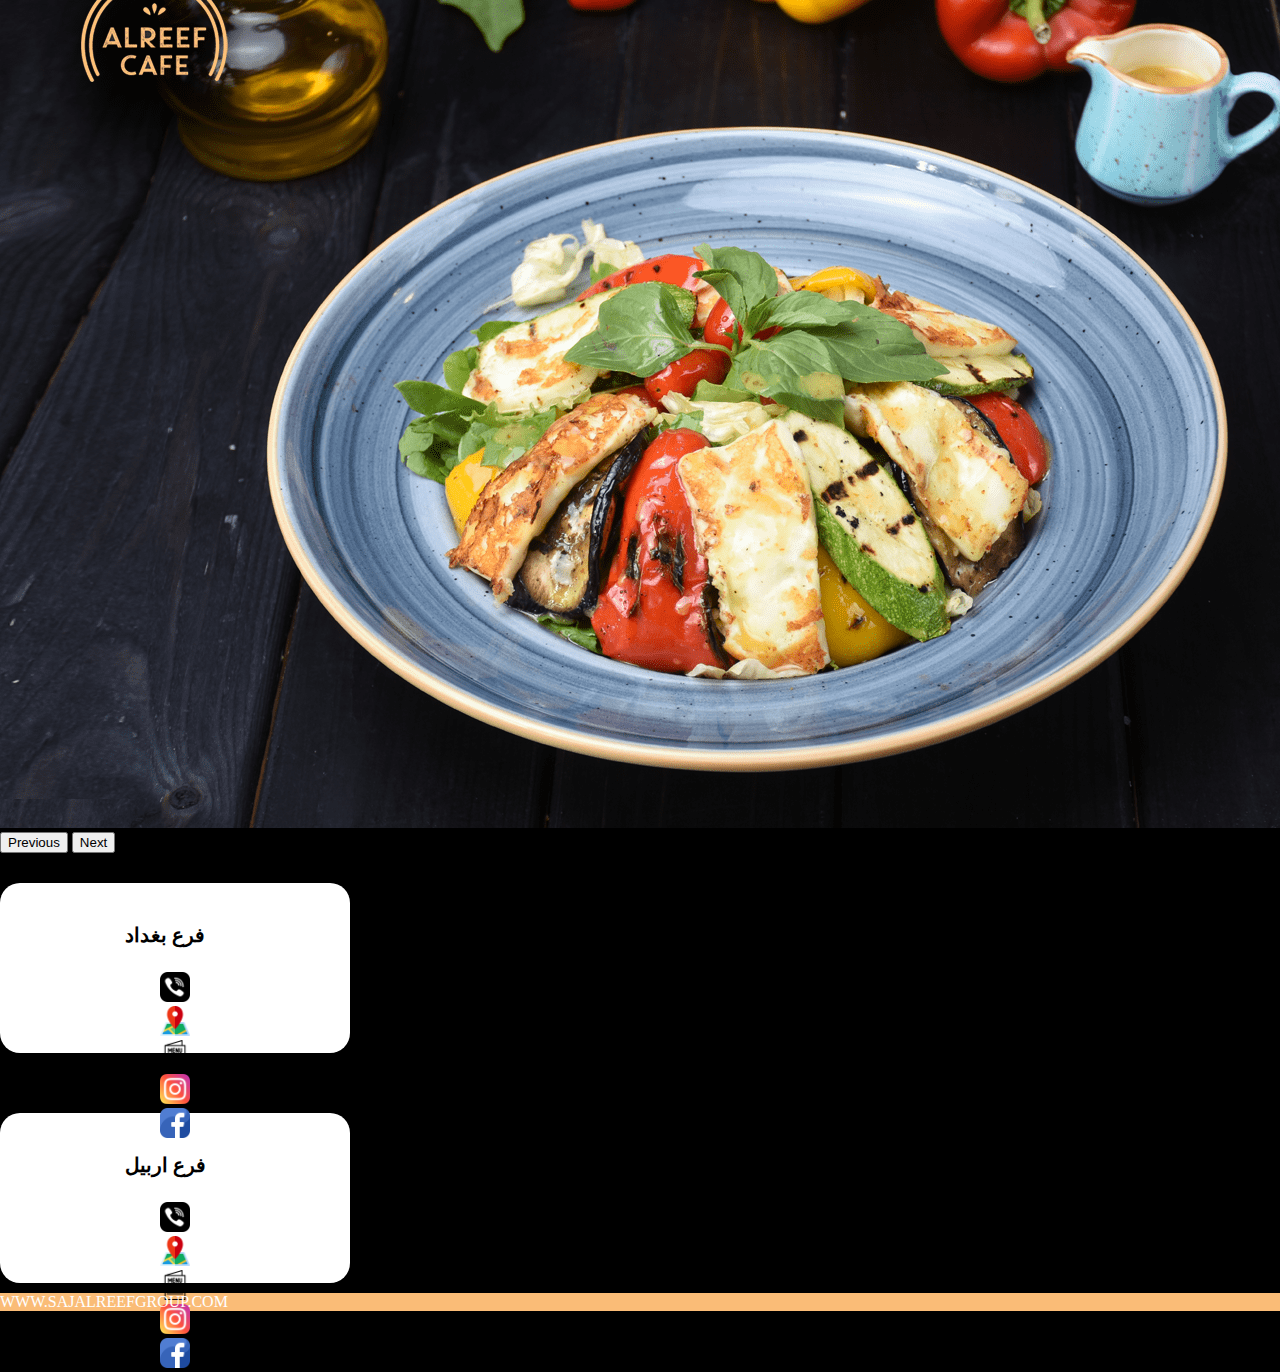
<file: alreefcafe.html>
<!DOCTYPE html>
<html lang="en">
<head>
    <meta charset="UTF-8">
    <meta http-equiv="X-UA-Compatible" content="IE=edge">
    <meta name="viewport" content="width=device-width, initial-scale=1.0">
    
    <link href="https://cdn.jsdelivr.net/npm/bootstrap@5.3.2/dist/css/bootstrap.min.css" rel="stylesheet" integrity="sha384-T3c6CoIi6uLrA9TneNEoa7RxnatzjcDSCmG1MXxSR1GAsXEV/Dwwykc2MPK8M2HN" crossorigin="anonymous">
    <title>Document</title>
    <link rel="stylesheet" href="styles.css">
</head>
<body>

  <div class="d-flex flex-column ">
   
    <div class="  text-center">  <div class=" text-center"><div class="d-flex justify-content-center ">
          
    <!--Gallery start-->
    
    
    
    <div id="carouselExampleInterval" class="carousel slide carousel-fade" data-bs-ride="carousel">
      <div class="carousel-inner">
      
        <div class="carousel-item active" data-bs-interval="5000">
          <img src="AlreefCafe Covers/1 (5).png" class="d-block w-100" alt="...">
        </div>
        <div class="carousel-item" data-bs-interval="5000">
          <img src="AlreefCafe Covers/2 (5).png" class="d-block w-100" alt="...">
        </div>
        <div class="carousel-item" data-bs-interval="5000">
          <img src="AlreefCafe Covers/3 (5).png" class="d-block w-100" alt="...">
        </div>
        <div class="carousel-item" data-bs-interval="5000">
          <img src="AlreefCafe Covers/4 (5).png "class="d-block w-100" alt="...">
        </div>
        <div class="carousel-item" data-bs-interval="5000">
          <img src="AlreefCafe Covers/5 (7).png"class="d-block w-100" alt="...">
        </div>
        <div class="carousel-item" data-bs-interval="5000">
          <img src="AlreefCafe Covers/7 (5).png"class="d-block w-100" alt="...">
        </div>
        <div class="carousel-item" data-bs-interval="5000">
          <img src="AlreefCafe Covers/8 (4).png"class="d-block w-100" alt="...">
        </div>
        <div class="carousel-item" data-bs-interval="5000">
          <img src="AlreefCafe Covers/9 (1).png"class="d-block w-100" alt="...">
        </div>
      </div>
      <button class="carousel-control-prev" type="button" data-bs-target="#carouselExampleInterval" data-bs-slide="prev">
        <span class="carousel-control-prev-icon" aria-hidden="true"></span>
        <span class="visually-hidden">Previous</span>
      </button>
      <button class="carousel-control-next" type="button" data-bs-target="#carouselExampleInterval" data-bs-slide="next">
        <span class="carousel-control-next-icon" aria-hidden="true"></span>
        <span class="visually-hidden">Next</span>
      </button>
    </div>
    









    
    
    
    
    
    
    
    
     <!--Gallery end-->
    </div> </div>  </div>
    <div class="p-3  text-center">  
      <!--First Card-->



      <div class="d-flex justify-content-center " style="height: 180px;">
        <div class="cardd" style="
        margin-top: 30px;">
      
      
      
        <div class="d-flex flex-row mb-3  justify-content-end ">
       
          
          <p class="title">فرع بغداد </p>
          
         
          
          
        </div>
        <div class="d-flex flex-row  justify-content-evenly ">
          <div class="p-2"> <a href="tel:+9647812222874" ><img  class="jj" src="Sajalreef Icons/phone-call.png" alt="" ></a> </div>
          <div class="p-2"> <a href="https://maps.app.goo.gl/YC6yPPcDRKoioQCTA" ><img  class="jj" src="Sajalreef Icons/map (1).png" alt="" ></a> </div>
          
          <div class="p-2"> <a href="https://socialhaiq.com/alreef-baghdad/" ><img  class="jj" src="Sajalreef Icons/menu.png" alt="" ></a> </div>
          
          <div class="p-2"> <a href="https://instagram.com/alreefcafebaghdad?igshid=NTc4MTIwNjQ2YQ==" ><img  class="jj" src="Sajalreef Icons/instagram (1).png" alt="" ></a> </div>
          
          <div class="p-2"> <a href="https://www.facebook.com/alreefcafee?mibextid=9R9pXO" ><img  class="jj" src="Sajalreef Icons/facebook (1).png" alt="" ></a> </div>
          
          
        </div>
      
      
      
         
      </div>
        
      
      </div>
      
       <!--sexond card-->
      
      
      <div class="d-flex justify-content-center " style="height: 180px;"><div class="cardd">
      
      
      
        <div class="d-flex flex-row mb-3  justify-content-end ">
       
          
          <p class="title">فرع اربيل </p>
          
        </div>
      
      
        <div class="d-flex flex-row mb-3  justify-content-evenly ">
          <div class="p-2"> <a href="tel:+964783130009" ><img  class="jj" src="Sajalreef Icons/phone-call.png" alt="" ></a> </div>
          <div class="p-2"> <a href="https://maps.app.goo.gl/iknLn9sb21mAkwsc9" ><img  class="jj" src="Sajalreef Icons/map (1).png" alt="" ></a> </div>
          
          <div class="p-2"> <a href="http://alreef-cafe.com/" ><img  class="jj" src="Sajalreef Icons/menu.png" alt="" ></a> </div>
          
          <div class="p-2"> <a href="https://instagram.com/alreefcafeerbil?igshid=OGQ5ZDc2ODk2ZA==" ><img  class="jj" src="Sajalreef Icons/instagram (1).png" alt="" ></a> </div>
          
          <div class="p-2"> <a href="https://www.facebook.com/AlreefCafeErbil?mibextid=9R9pXO" ><img  class="jj" src="Sajalreef Icons/facebook (1).png" alt="" ></a> </div>
          
          
        </div>
      
      
      
      
      
      
      
      
      
      
      
      
         
      </div>
        
      
      </div>








     












    </div>
    <div class="mt-5  text-center">  <div  style="background-color:#fabc77 ; color:white ; width: 100%;" >WWW.SAJALREEFGROUP.COM</div> </div>






  </div>


    <script src="https://cdn.jsdelivr.net/npm/@popperjs/core@2.11.8/dist/umd/popper.min.js" integrity="sha384-I7E8VVD/ismYTF4hNIPjVp/Zjvgyol6VFvRkX/vR+Vc4jQkC+hVqc2pM8ODewa9r" crossorigin="anonymous"></script>
    <script src="https://cdn.jsdelivr.net/npm/bootstrap@5.3.2/dist/js/bootstrap.min.js" integrity="sha384-BBtl+eGJRgqQAUMxJ7pMwbEyER4l1g+O15P+16Ep7Q9Q+zqX6gSbd85u4mG4QzX+" crossorigin="anonymous"></script>   
</body>
</html>
</file>
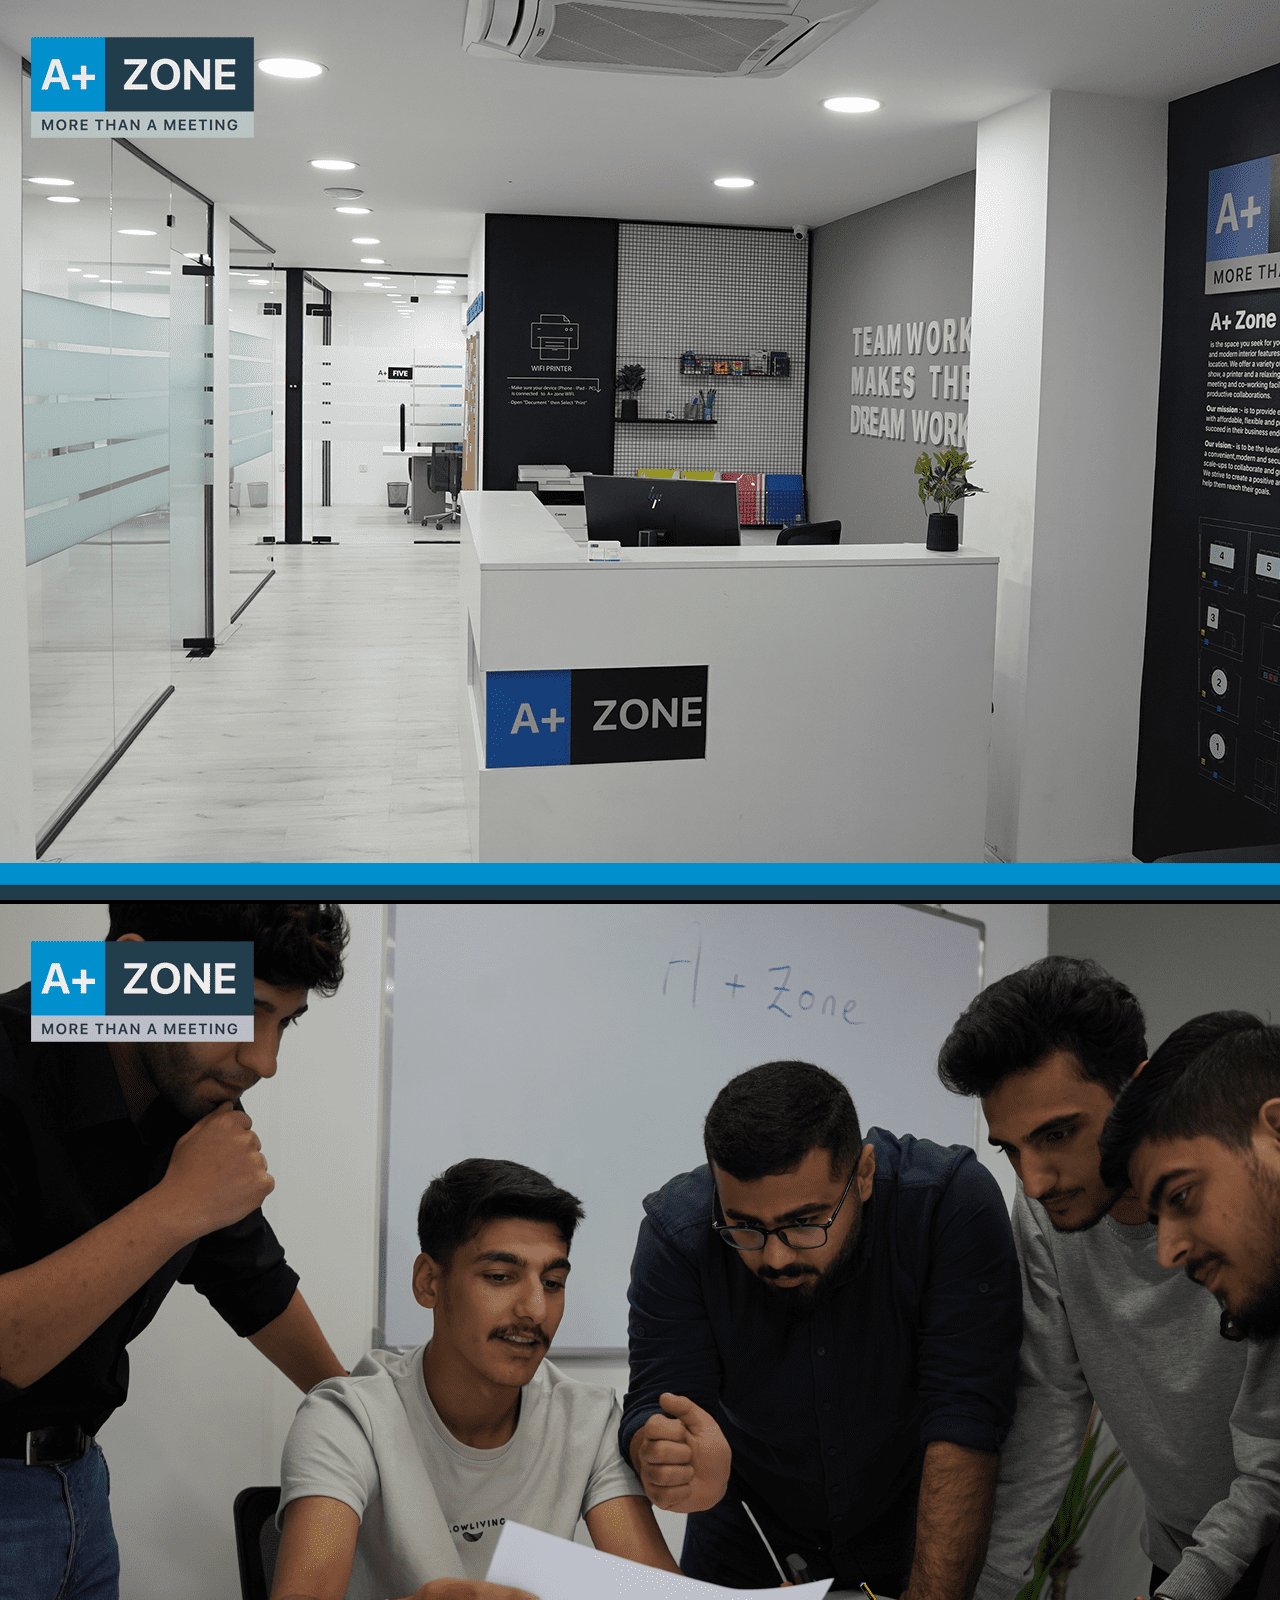
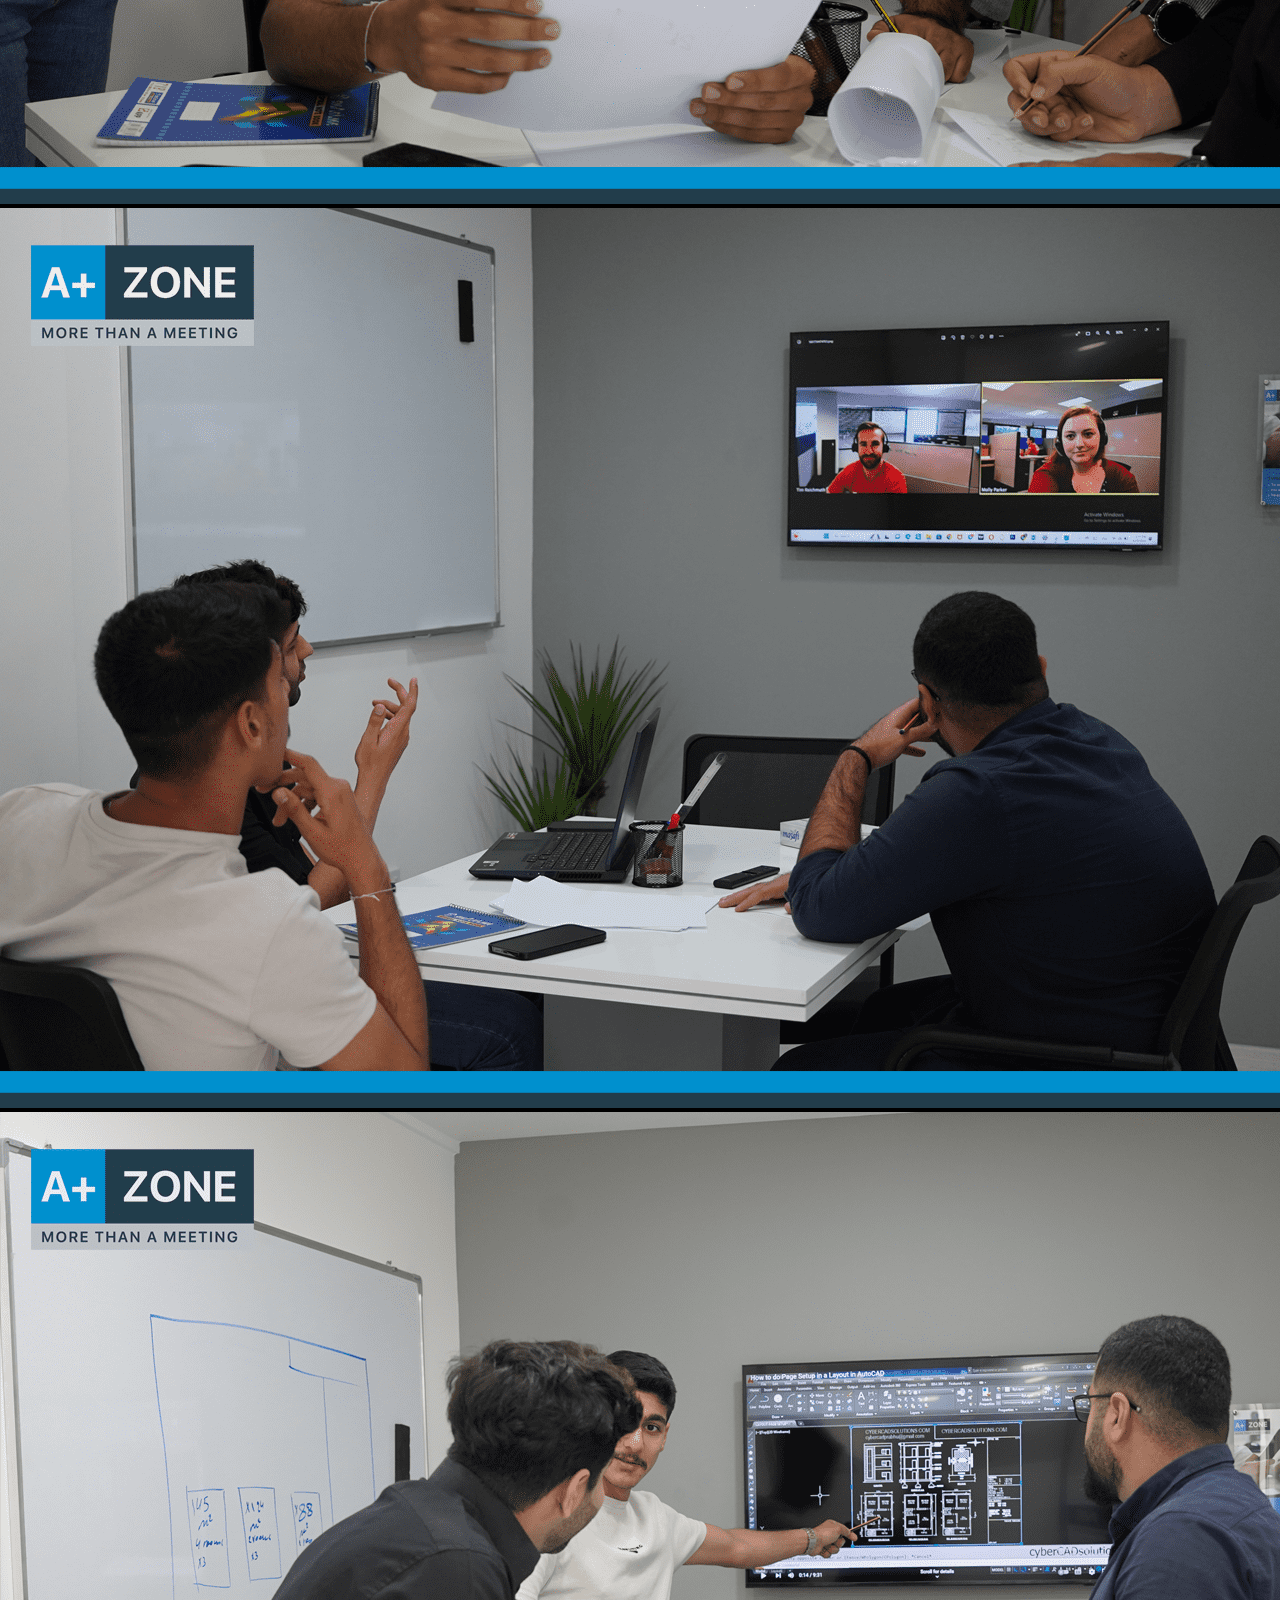
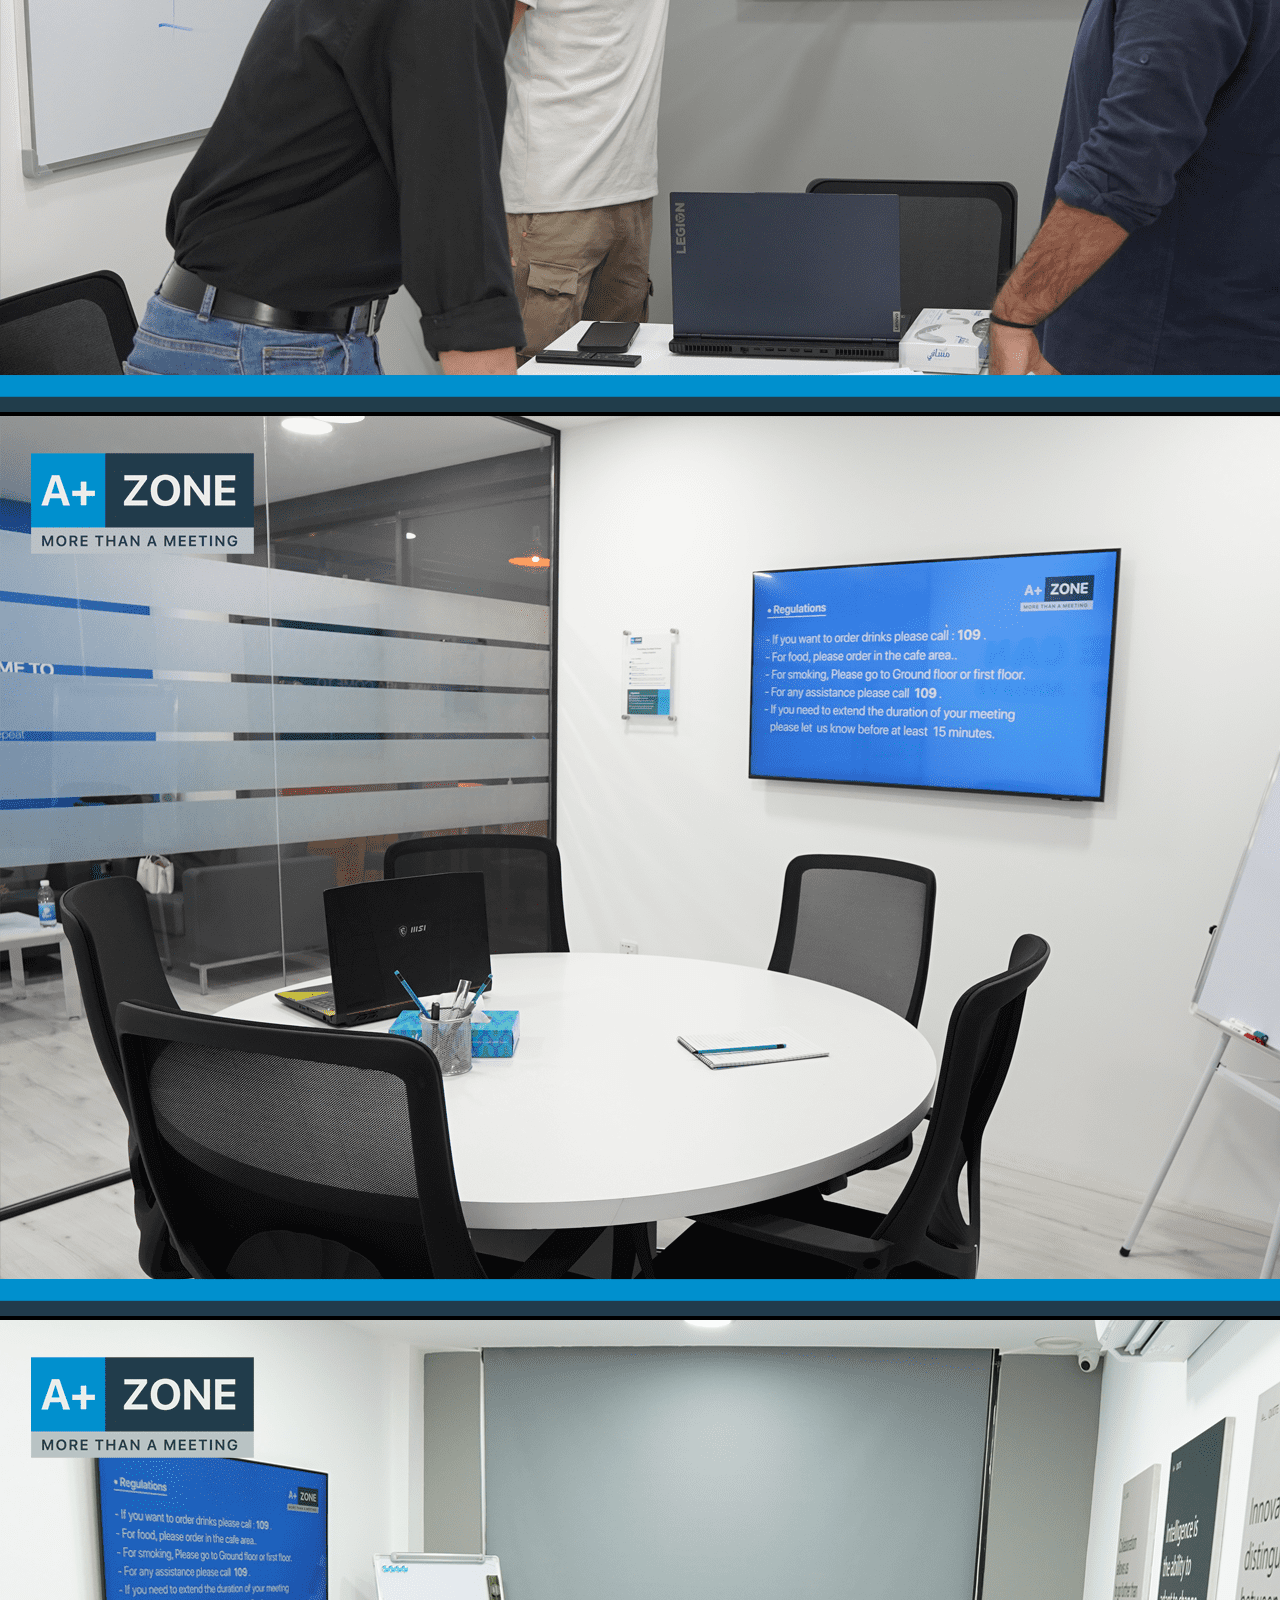
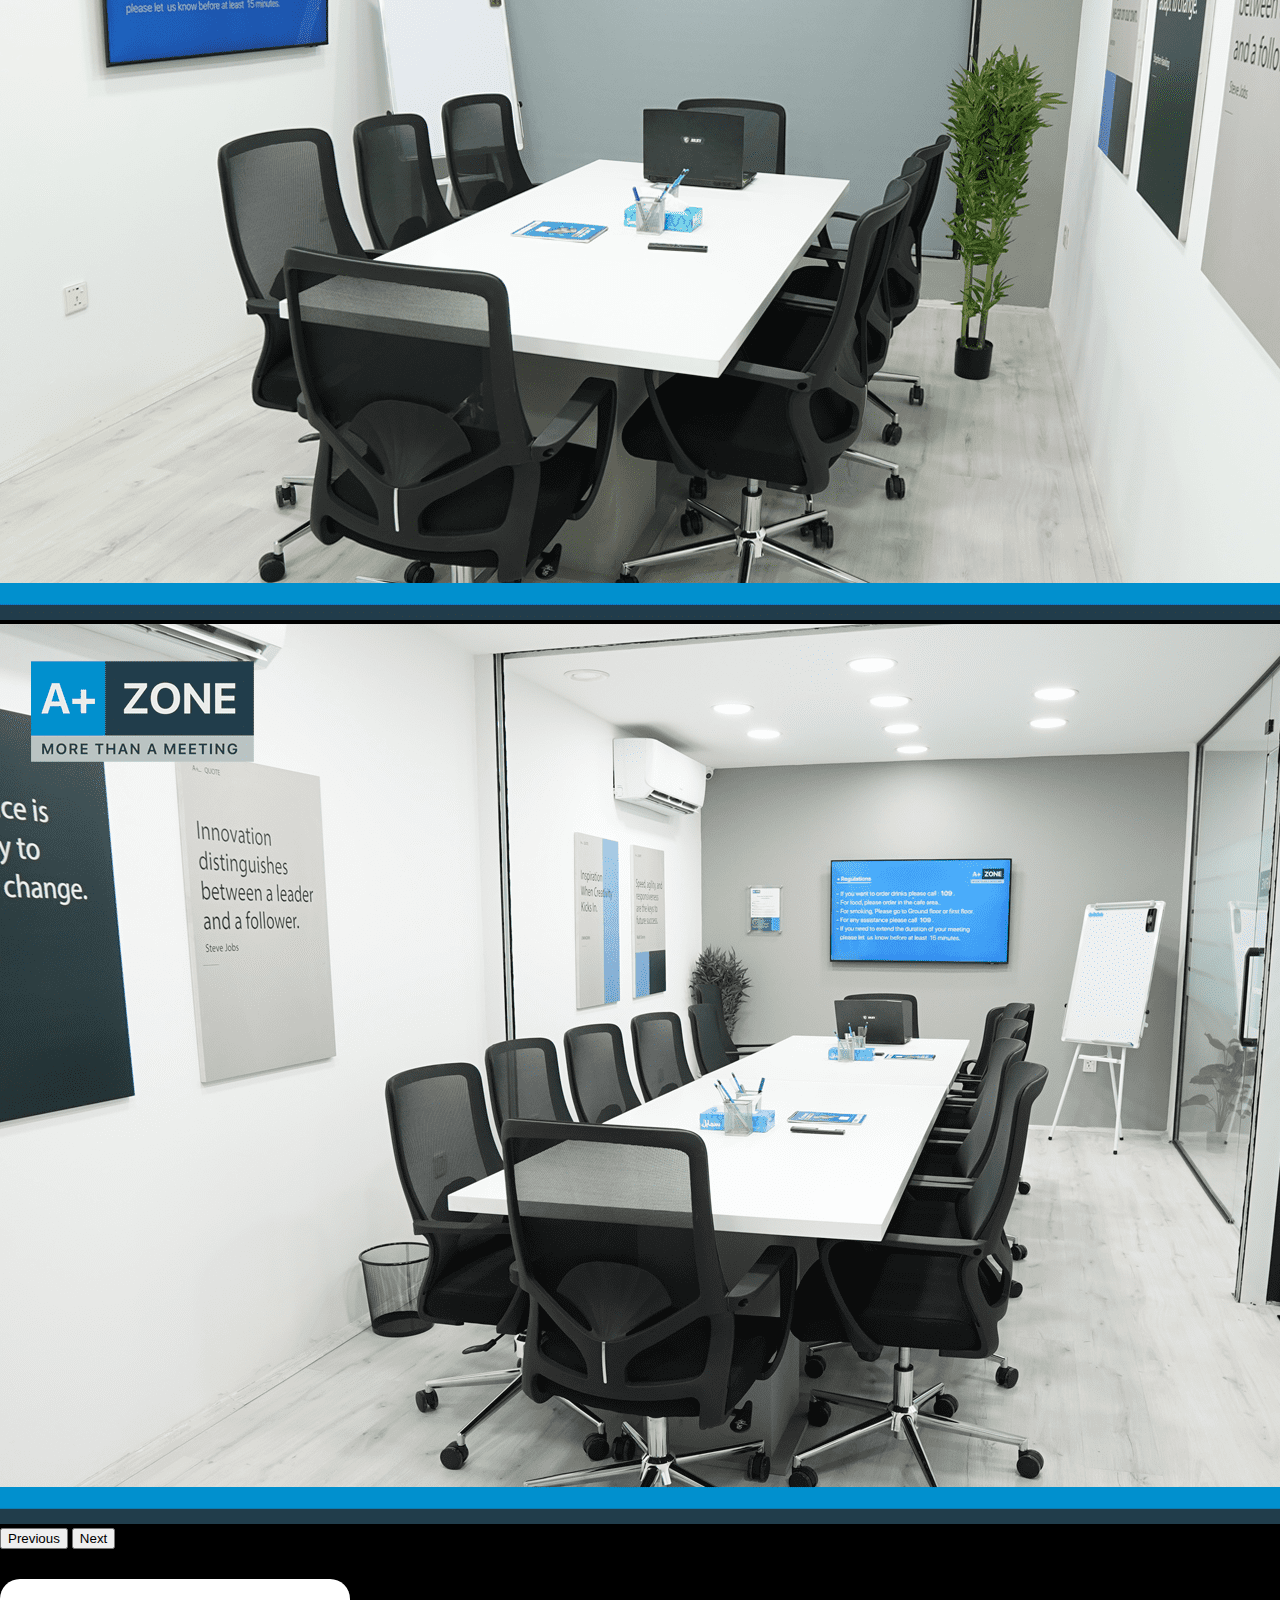
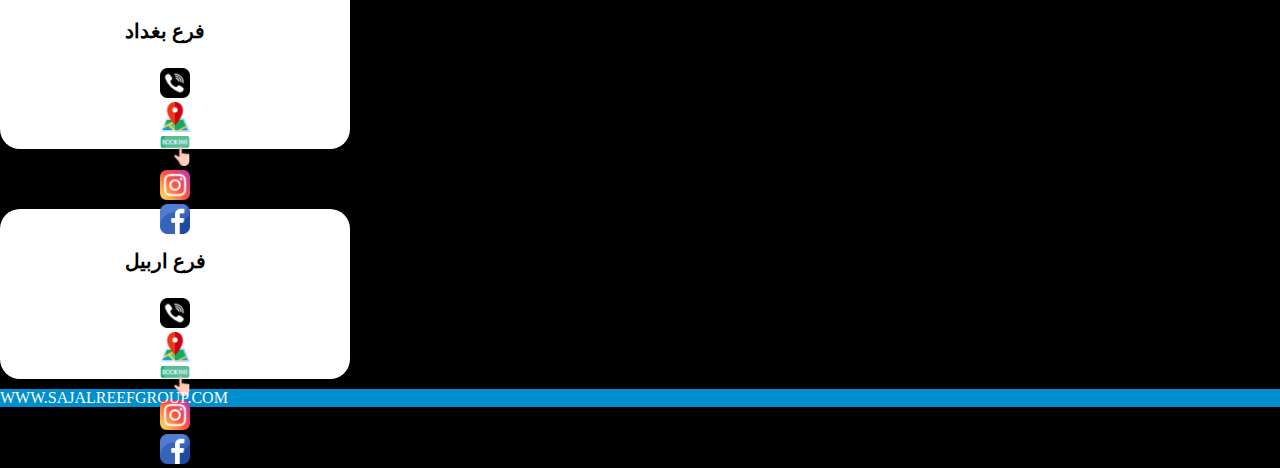
<file: apluszone.html>
<!DOCTYPE html>
<html lang="en">
<head>
    <meta charset="UTF-8">
    <meta http-equiv="X-UA-Compatible" content="IE=edge">
    <meta name="viewport" content="width=device-width, initial-scale=1.0">
    
    <link href="https://cdn.jsdelivr.net/npm/bootstrap@5.3.2/dist/css/bootstrap.min.css" rel="stylesheet" integrity="sha384-T3c6CoIi6uLrA9TneNEoa7RxnatzjcDSCmG1MXxSR1GAsXEV/Dwwykc2MPK8M2HN" crossorigin="anonymous">
    <title>Document</title>
    <link rel="stylesheet" href="styles.css">
</head>
<body>

  <div class="d-flex flex-column ">
   
    <div class="  text-center">  <div class=" text-center"><div class="d-flex justify-content-center ">
          
    <!--Gallery start-->
    
    
    
    <div id="carouselExampleInterval" class="carousel slide carousel-fade" data-bs-ride="carousel">
      <div class="carousel-inner">
        
        <div class="carousel-item active" data-bs-interval="5000">
          <img src="zone covers/Z1.png" class="d-block w-100" alt="...">
        </div>
        <div class="carousel-item" data-bs-interval="5000">
          <img src="zone covers/Z2.png" class="d-block w-100" alt="...">
        </div>
        <div class="carousel-item" data-bs-interval="5000">
          <img src="zone covers/Z3.png" class="d-block w-100" alt="...">
        </div>
        <div class="carousel-item" data-bs-interval="5000">
          <img src="zone covers/Z4.png" class="d-block w-100" alt="...">
        </div>
        <div class="carousel-item" data-bs-interval="5000">
          <img src="zone covers/Z5.png" class="d-block w-100" alt="...">
        </div>
        <div class="carousel-item" data-bs-interval="5000">
          <img src="zone covers/Z6.png" class="d-block w-100" alt="...">
        </div>
        <div class="carousel-item" data-bs-interval="5000">
          <img src="zone covers/Z7.png" class="d-block w-100" alt="...">
        </div>
        
      </div>
      <button class="carousel-control-prev" type="button" data-bs-target="#carouselExampleInterval" data-bs-slide="prev">
        <span class="carousel-control-prev-icon" aria-hidden="true"></span>
        <span class="visually-hidden">Previous</span>
      </button>
      <button class="carousel-control-next" type="button" data-bs-target="#carouselExampleInterval" data-bs-slide="next">
        <span class="carousel-control-next-icon" aria-hidden="true"></span>
        <span class="visually-hidden">Next</span>
      </button>
    </div>
    









    
    
    
    
    
    
    
    
     <!--Gallery end-->
    </div> </div>  </div>
    <div class="p-3  text-center">  
      <!--First Card-->



      <div class="d-flex justify-content-center " style="height: 180px;">
        <div class="cardd" style="
        margin-top: 30px;">
      
      
      
        <div class="d-flex flex-row mb-3  justify-content-end ">
       
          
          <p class="title">فرع بغداد </p>
          
         
          
          
        </div>
        <div class="d-flex flex-row  justify-content-evenly ">
          <div class="p-2"> <a href="tel:+9647834483322" ><img  class="jj" src="Sajalreef Icons/phone-call.png" alt="" ></a> </div>
          <div class="p-2"> <a href="https://maps.app.goo.gl/kXHSKGMKTPYiKqPR6" ><img  class="jj" src="Sajalreef Icons/map (1).png" alt="" ></a> </div>
          
          <div class="p-2"> <a href="https://outlook.office365.com/owa/calendar/AZoneBookingBaghdad@Sajalreefgroup.com/bookings/" ><img  class="jj" src="Sajalreef Icons/booking.png" alt="" ></a> </div>
          
          <div class="p-2"> <a href="https://instagram.com/apluszone?igshid=OGQ5ZDc2ODk2ZA==" ><img  class="jj" src="Sajalreef Icons/instagram (1).png" alt="" ></a> </div>
          
          <div class="p-2"> <a href="https://www.facebook.com/apluszone.iq?mibextid=9R9pXO" ><img  class="jj" src="Sajalreef Icons/facebook (1).png" alt="" ></a> </div>
          
          
        </div>
      
      
      
         
      </div>
        
      
      </div>
      
       <!--sexond card-->
      
      
      <div class="d-flex justify-content-center " style="height: 180px;"><div class="cardd">
      
      
      
        <div class="d-flex flex-row mb-3  justify-content-end ">
       
          
          <p class="title">فرع اربيل </p>
          
        </div>
      
      
        <div class="d-flex flex-row mb-3  justify-content-evenly ">
          <div class="p-2"> <a href="tel:+9647803130009" ><img  class="jj" src="Sajalreef Icons/phone-call.png" alt="" ></a> </div>
          <div class="p-2"> <a href="https://maps.app.goo.gl/Hwsw2BVM47WJPovj8" ><img  class="jj" src="Sajalreef Icons/map (1).png" alt="" ></a> </div>
          
          <div class="p-2"> <a href="https://outlook.office365.com/owa/calendar/AZoneErbil@Sajalreefgroup.com/bookings/" ><img  class="jj" src="Sajalreef Icons/booking.png" alt="" ></a> </div>
          
          <div class="p-2"> <a href="https://instagram.com/apluszone?igshid=OGQ5ZDc2ODk2ZA==" ><img  class="jj" src="Sajalreef Icons/instagram (1).png" alt="" ></a> </div>
          
          <div class="p-2"> <a href="https://www.facebook.com/apluszone.iq?mibextid=9R9pXO" ><img  class="jj" src="Sajalreef Icons/facebook (1).png" alt="" ></a> </div>
          
          
        </div>
      
      
      
      
      
      
      
      
      
      
      
      
         
      </div>
        
      
      </div>








     












    </div>
    <div class="mt-5  text-center">  <div  style="background-color:#008ecc ; color:white ; width: 100%;" >WWW.SAJALREEFGROUP.COM</div> </div>






  </div>


    <script src="https://cdn.jsdelivr.net/npm/@popperjs/core@2.11.8/dist/umd/popper.min.js" integrity="sha384-I7E8VVD/ismYTF4hNIPjVp/Zjvgyol6VFvRkX/vR+Vc4jQkC+hVqc2pM8ODewa9r" crossorigin="anonymous"></script>
    <script src="https://cdn.jsdelivr.net/npm/bootstrap@5.3.2/dist/js/bootstrap.min.js" integrity="sha384-BBtl+eGJRgqQAUMxJ7pMwbEyER4l1g+O15P+16Ep7Q9Q+zqX6gSbd85u4mG4QzX+" crossorigin="anonymous"></script>   
</body>
</html>
</file>
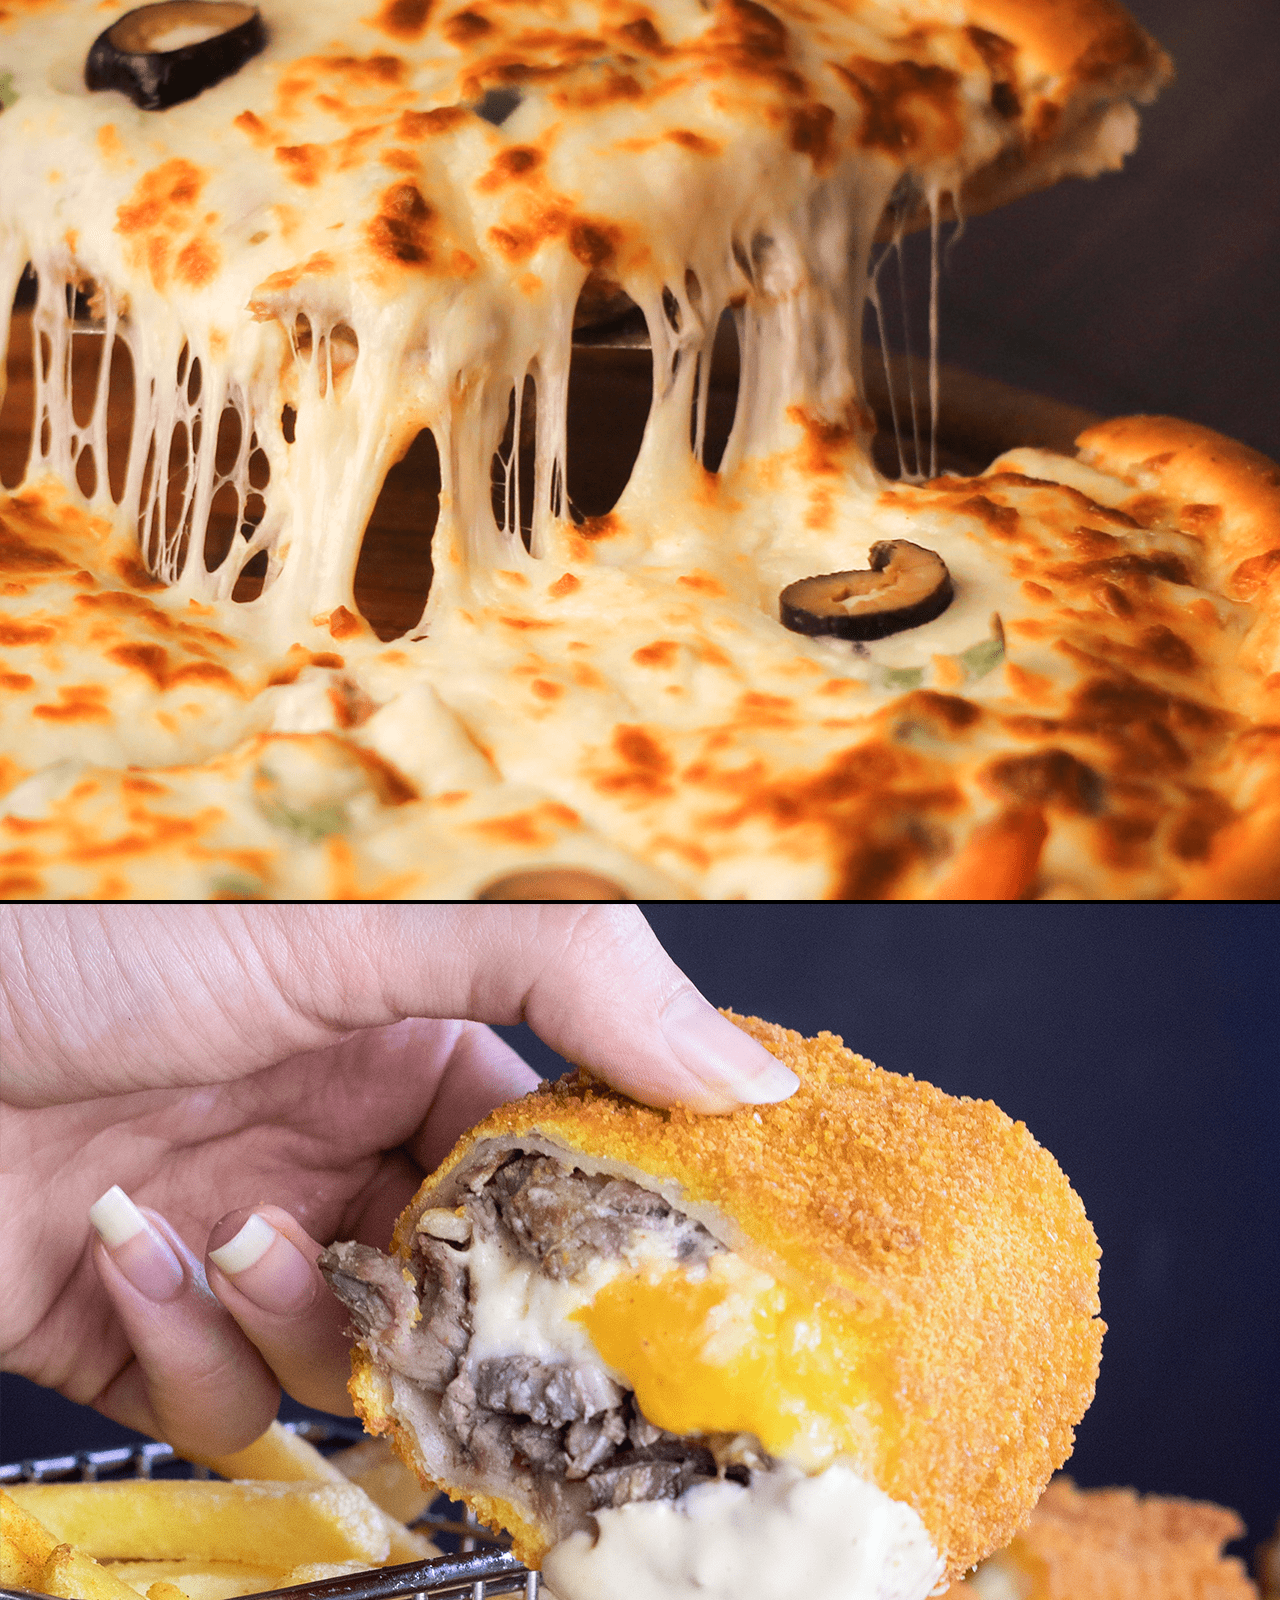
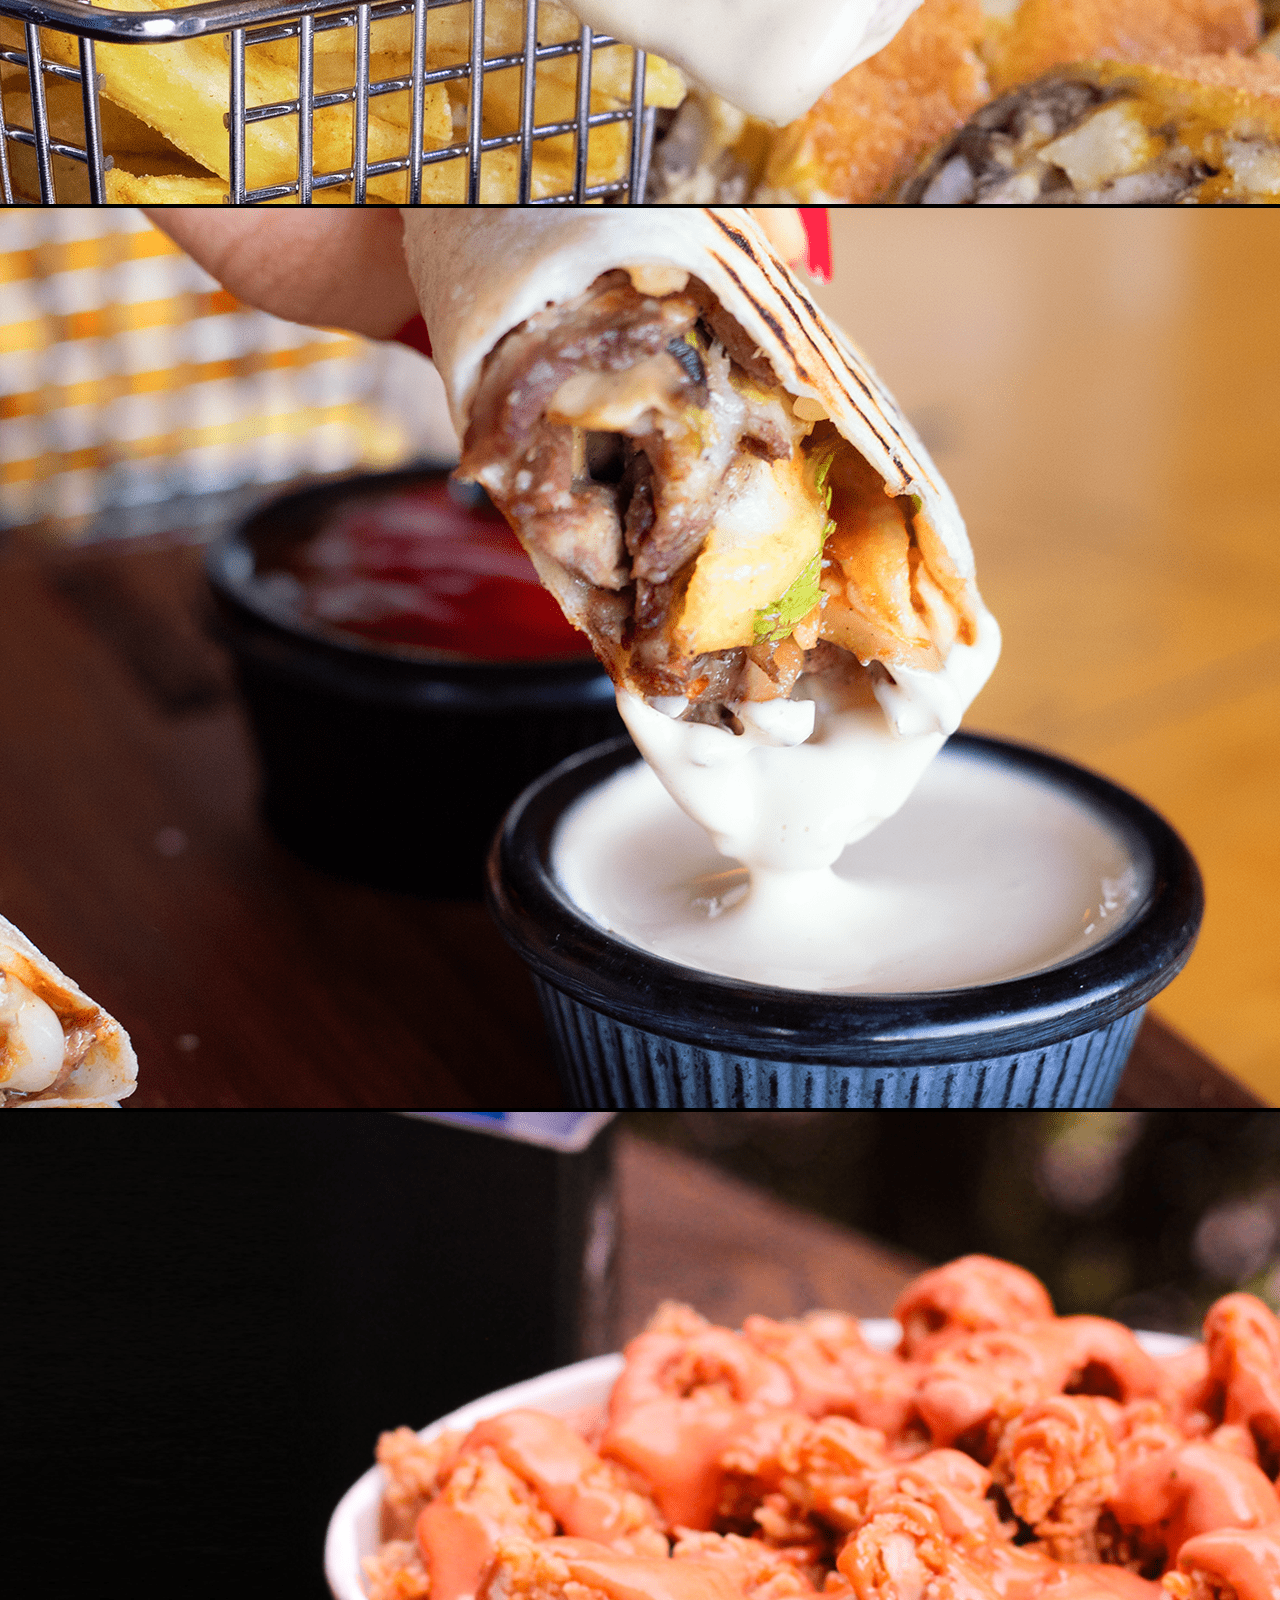
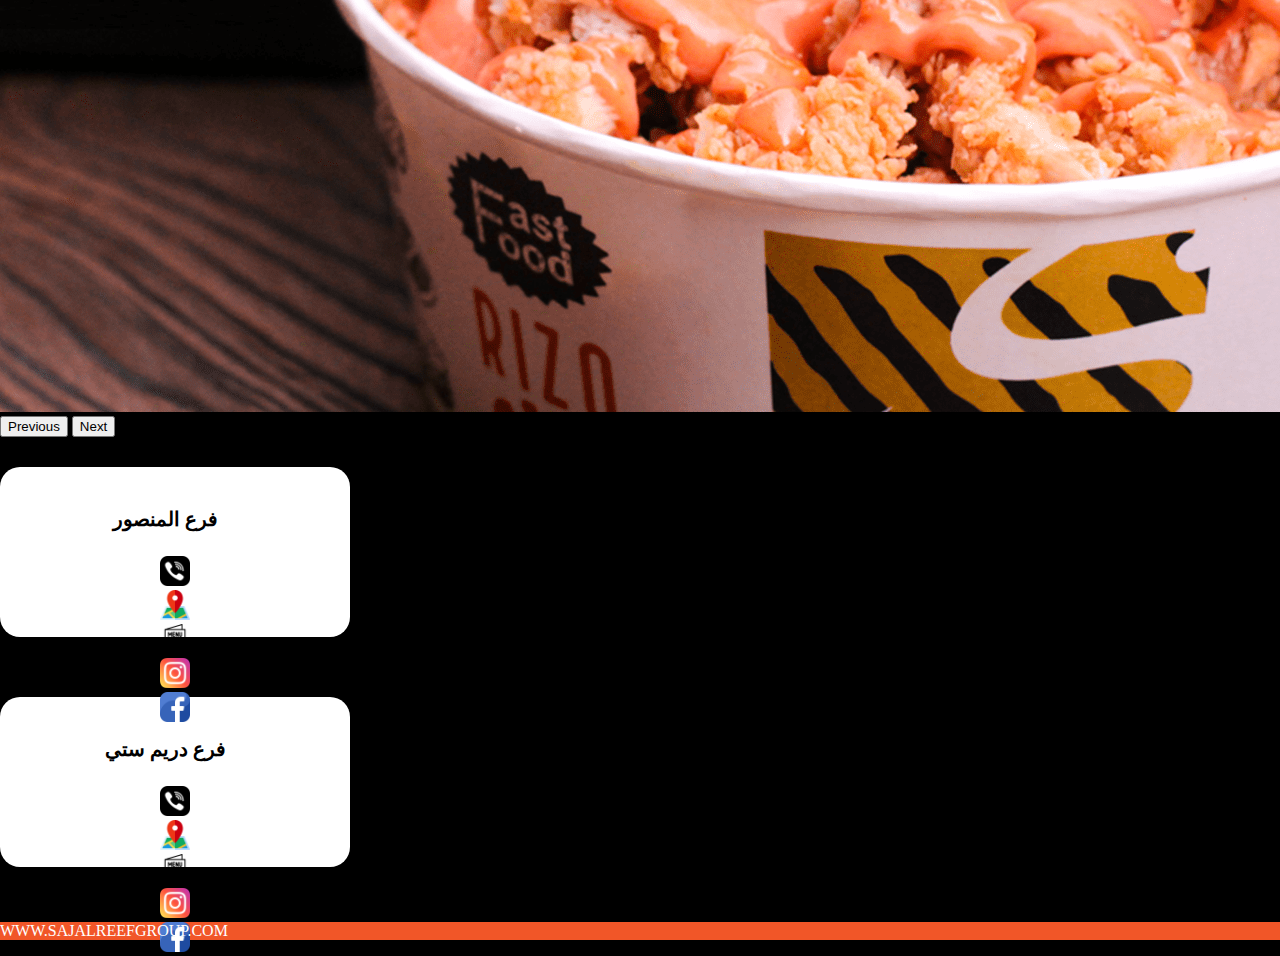
<file: expressmLL.html>
<!DOCTYPE html>
<html lang="en">
<head>
    <meta charset="UTF-8">
    <meta http-equiv="X-UA-Compatible" content="IE=edge">
    <meta name="viewport" content="width=device-width, initial-scale=1.0">
    
    <link href="https://cdn.jsdelivr.net/npm/bootstrap@5.3.2/dist/css/bootstrap.min.css" rel="stylesheet" integrity="sha384-T3c6CoIi6uLrA9TneNEoa7RxnatzjcDSCmG1MXxSR1GAsXEV/Dwwykc2MPK8M2HN" crossorigin="anonymous">
    <title>Document</title>
    <link rel="stylesheet" href="styles.css">
</head>
<body>

  <div class="d-flex flex-column ">
   
    <div class="  text-center">  <div class=" text-center"><div class="d-flex justify-content-center ">

    
    <!--Gallery start-->
    
    
    
    <div id="carouselExampleInterval" class="carousel slide carousel-fade" data-bs-ride="carousel">
      <div class="carousel-inner">
       
        <div class="carousel-item active" data-bs-interval="5000">
          <img src="express cover/saj 1.png" class="d-block w-100" alt="...">
        </div>
        <div class="carousel-item " data-bs-interval="5000">
          <img src="express cover/77 (1).png" class="d-block w-100" alt="...">
        </div>
        <div class="carousel-item " data-bs-interval="5000">
          <img src="express cover/7 (4).png" class="d-block w-100" alt="...">
        </div>
        <div class="carousel-item " data-bs-interval="5000">
          <img src="express cover/5 (6).png" class="d-block w-100" alt="...">
        </div>
      
        
        
      </div>
      <button class="carousel-control-prev" type="button" data-bs-target="#carouselExampleInterval" data-bs-slide="prev">
        <span class="carousel-control-prev-icon" aria-hidden="true"></span>
        <span class="visually-hidden">Previous</span>
      </button>
      <button class="carousel-control-next" type="button" data-bs-target="#carouselExampleInterval" data-bs-slide="next">
        <span class="carousel-control-next-icon" aria-hidden="true"></span>
        <span class="visually-hidden">Next</span>
      </button>
    </div>
    









    
    
    
    
    
    
    
    
     <!--Gallery end-->


    </div> </div>  </div>
    <div class="p-3  text-center">  
      <!--First Card-->



      <div class="d-flex justify-content-center " style="height: 180px;">
        <div class="cardd" style="
        margin-top: 30px;">
      
      
      
        <div class="d-flex flex-row mb-3  justify-content-end ">
       
          
          <p class="title">فرع المنصور </p>
          
         
          
          
        </div>
        <div class="d-flex flex-row  justify-content-evenly ">
          <div class="p-2"> <a href="" ><img  class="jj" src="Sajalreef Icons/phone-call.png" alt="" ></a> </div>
          <div class="p-2"> <a href="" ><img  class="jj" src="Sajalreef Icons/map (1).png" alt="" ></a> </div>
          
          <div class="p-2"> <a href="" ><img  class="jj" src="Sajalreef Icons/menu.png" alt="" ></a> </div>
          
          <div class="p-2"> <a href="" ><img  class="jj" src="Sajalreef Icons/instagram (1).png" alt="" ></a> </div>
          
          <div class="p-2"> <a href="" ><img  class="jj" src="Sajalreef Icons/facebook (1).png" alt="" ></a> </div>
          
          
        </div>
      
      
      
         
      </div>
        
      
      </div>
      
       <!--sexond card-->
      
      
      <div class="d-flex justify-content-center " style="height: 180px;"><div class="cardd">
      
      
      
        <div class="d-flex flex-row mb-3  justify-content-end ">
       
          
          <p class="title">فرع دريم ستي </p>
          
        </div>
      
      
        <div class="d-flex flex-row mb-3  justify-content-evenly ">
          <div class="p-2"> <a href="" ><img  class="jj" src="Sajalreef Icons/phone-call.png" alt="" ></a> </div>
          <div class="p-2"> <a href="" ><img  class="jj" src="Sajalreef Icons/map (1).png" alt="" ></a> </div>
          
          <div class="p-2"> <a href="" ><img  class="jj" src="Sajalreef Icons/menu.png" alt="" ></a> </div>
          
          <div class="p-2"> <a href="" ><img  class="jj" src="Sajalreef Icons/instagram (1).png" alt="" ></a> </div>
          
          <div class="p-2"> <a href="" ><img  class="jj" src="Sajalreef Icons/facebook (1).png" alt="" ></a> </div>
          
          
        </div>
      
      
    
      
      
      
      
      
      
      
      
         
      </div>
        
      
      </div>








     












    </div>
    <div class="  text-center " >  <div  style="background-color:#f15628 ; color:white ; width: 100%; margin-top: 45px; " >WWW.SAJALREEFGROUP.COM</div> </div>






  </div>


    <script src="https://cdn.jsdelivr.net/npm/@popperjs/core@2.11.8/dist/umd/popper.min.js" integrity="sha384-I7E8VVD/ismYTF4hNIPjVp/Zjvgyol6VFvRkX/vR+Vc4jQkC+hVqc2pM8ODewa9r" crossorigin="anonymous"></script>
    <script src="https://cdn.jsdelivr.net/npm/bootstrap@5.3.2/dist/js/bootstrap.min.js" integrity="sha384-BBtl+eGJRgqQAUMxJ7pMwbEyER4l1g+O15P+16Ep7Q9Q+zqX6gSbd85u4mG4QzX+" crossorigin="anonymous"></script>   
</body>
</html>
</file>
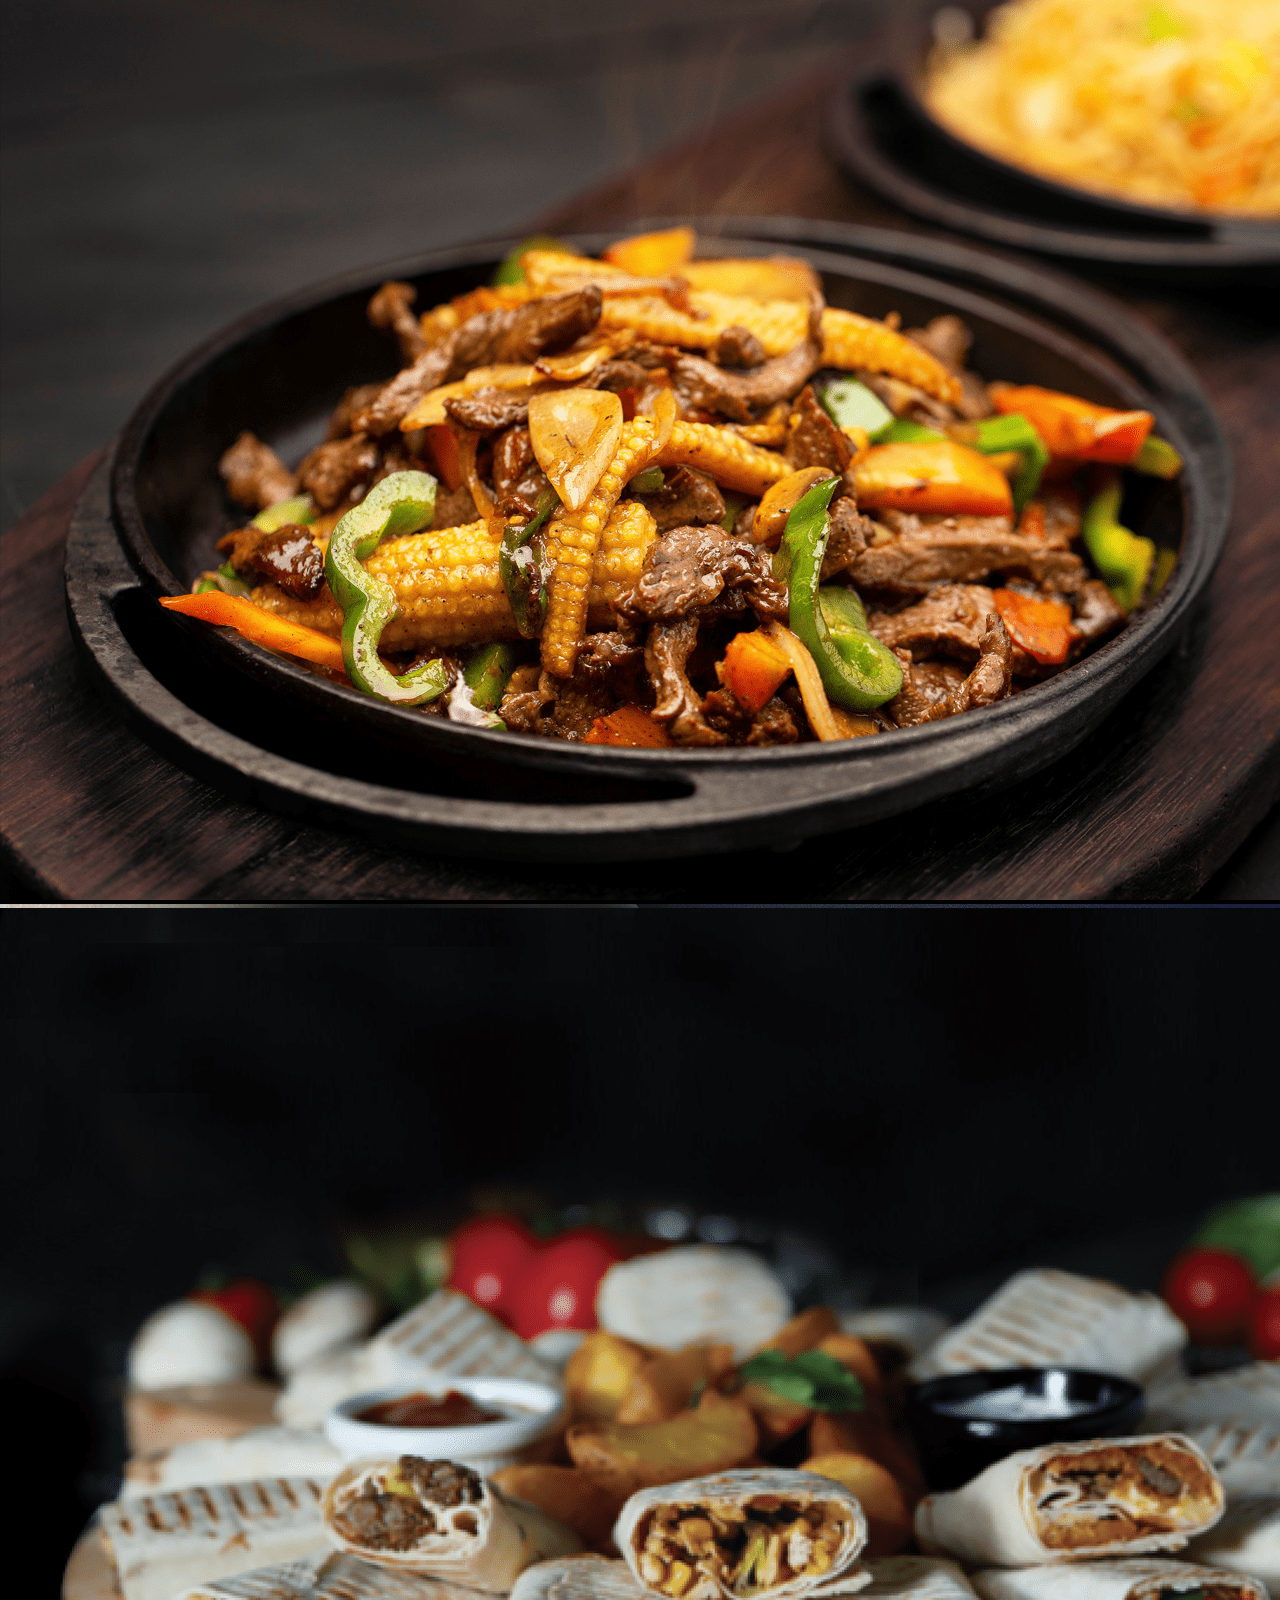
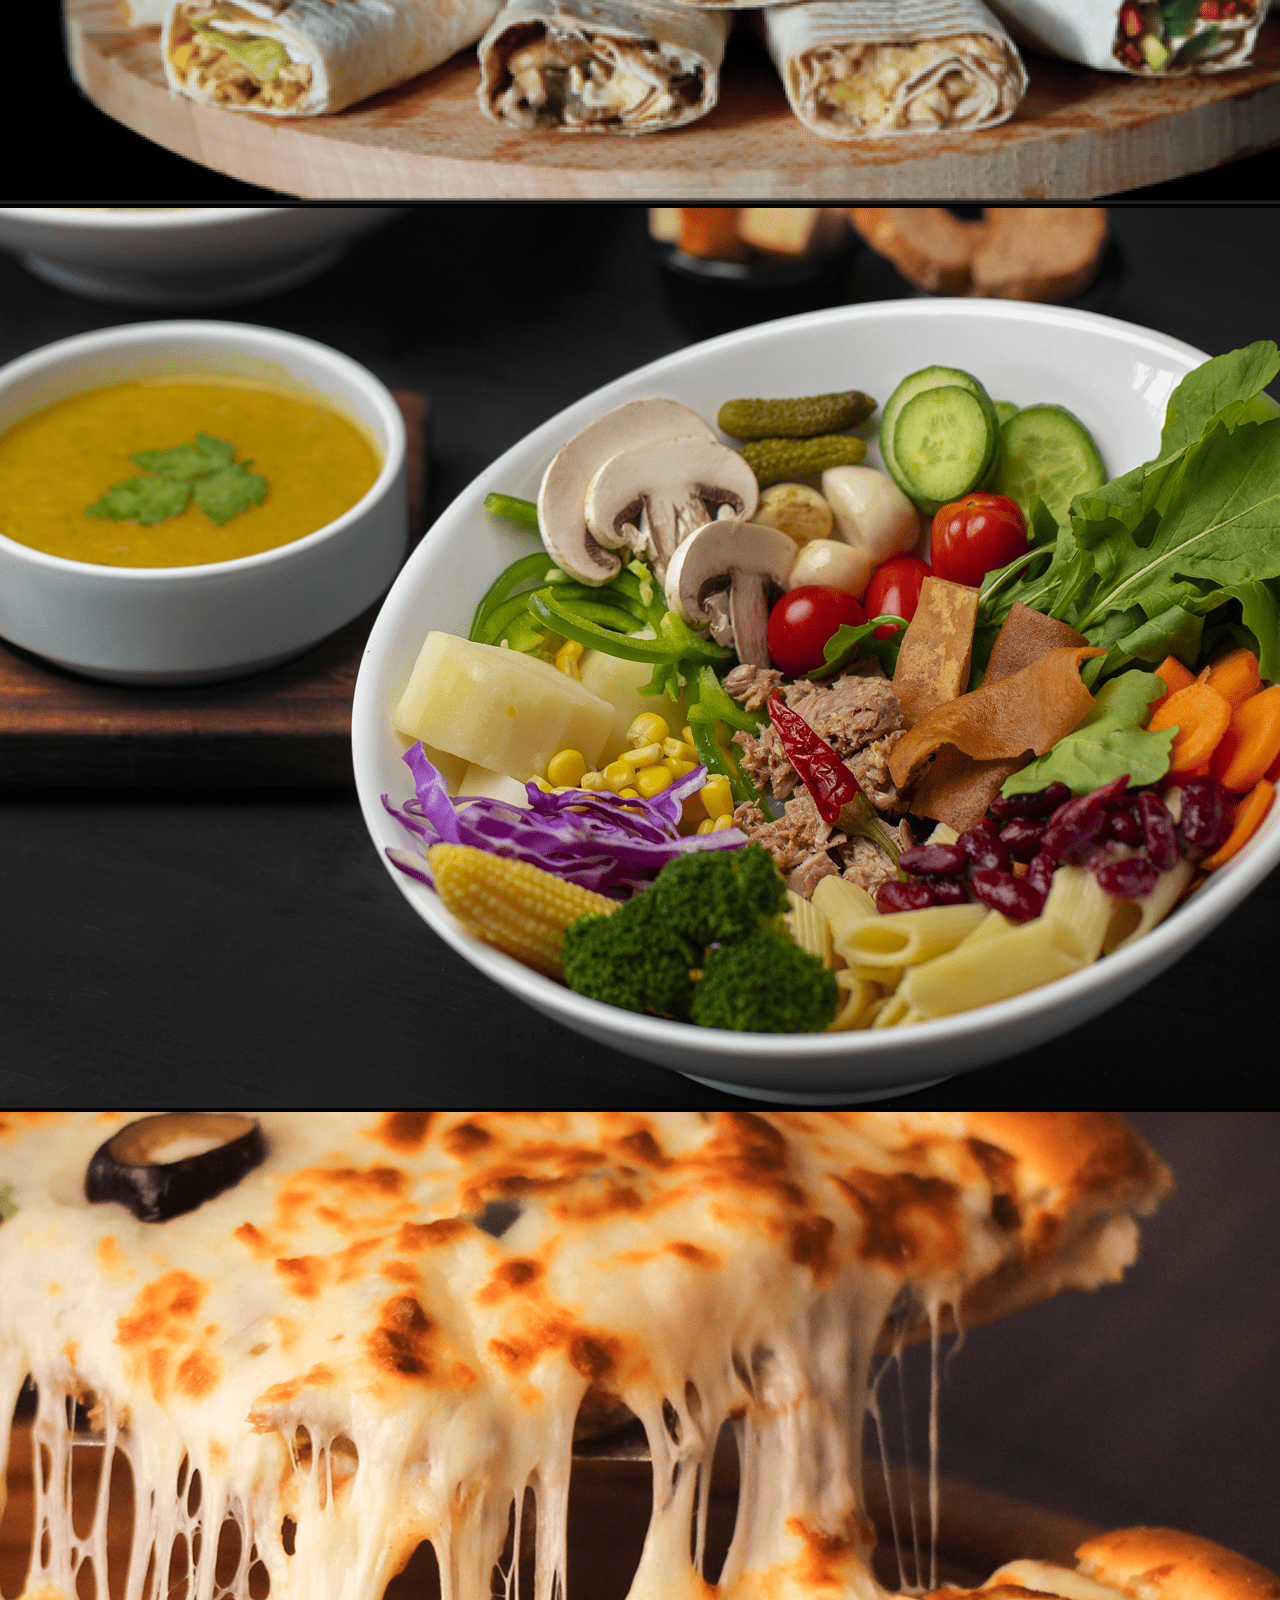
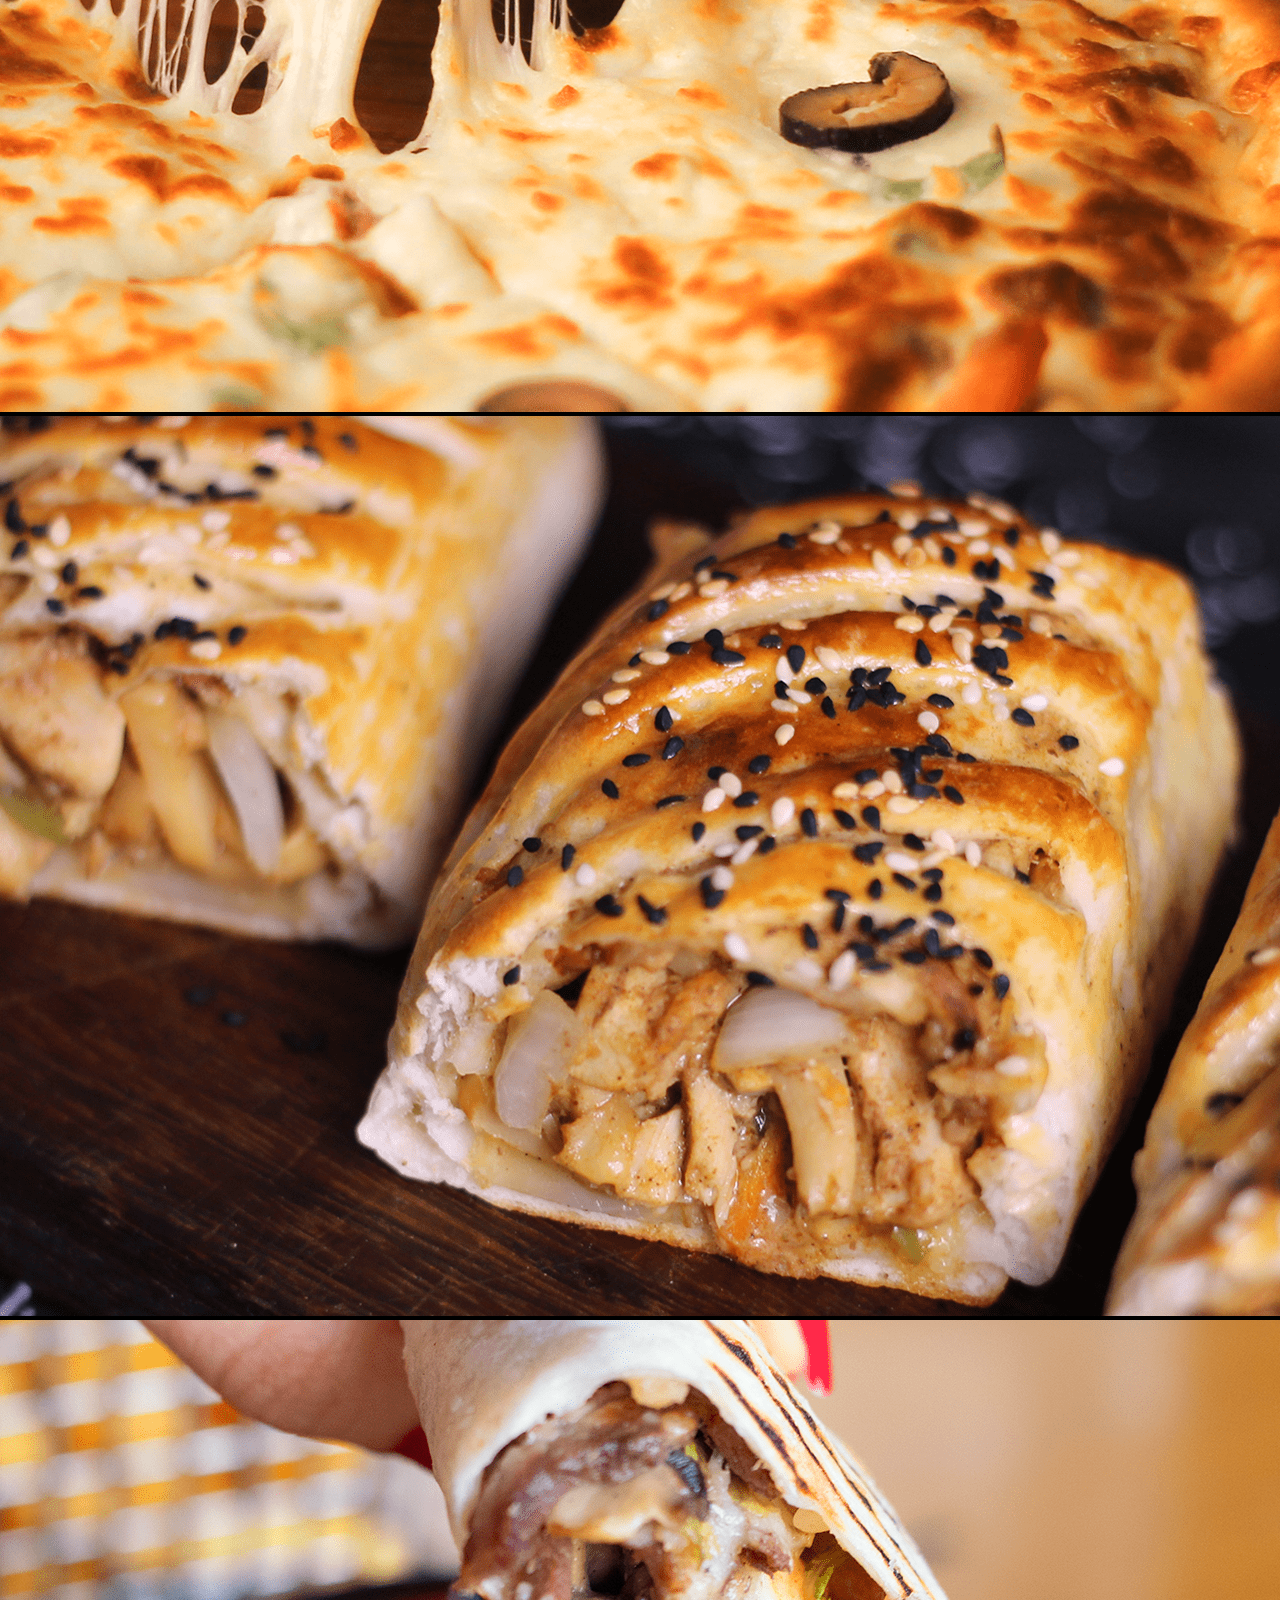
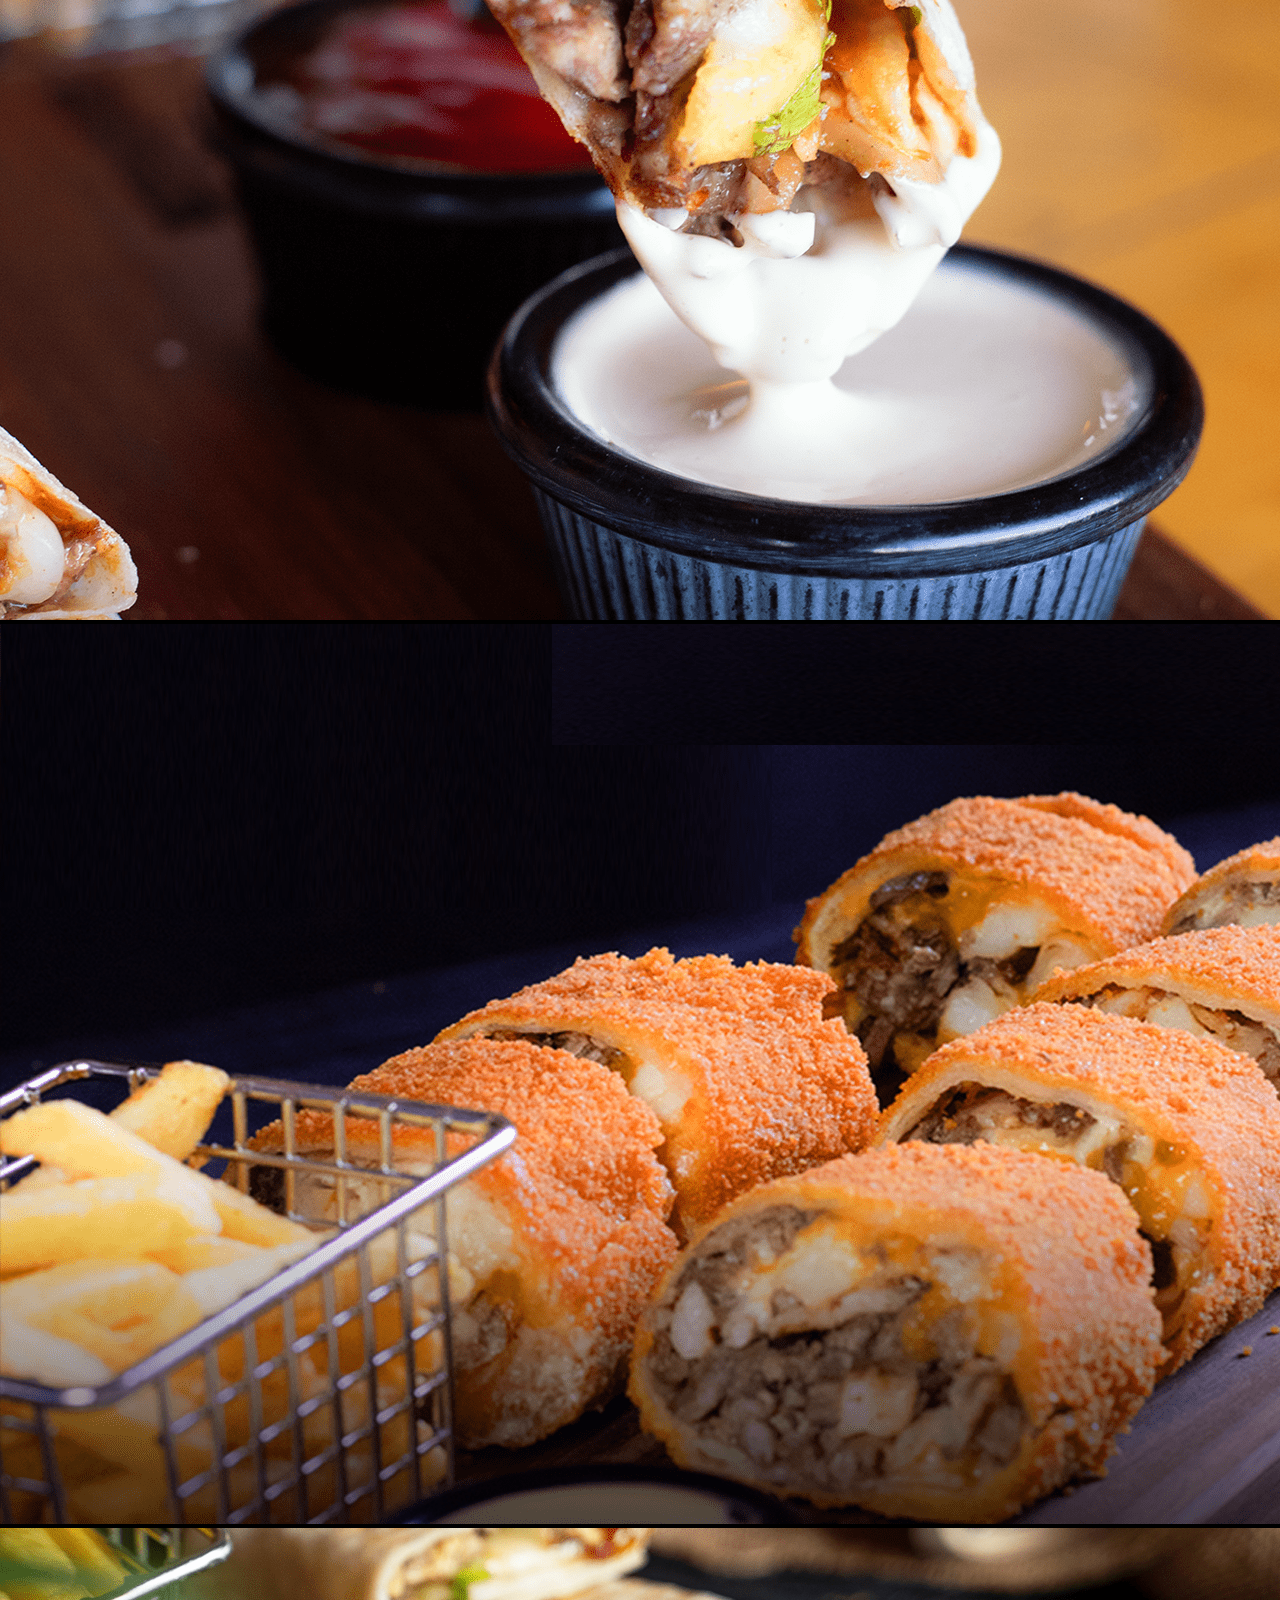
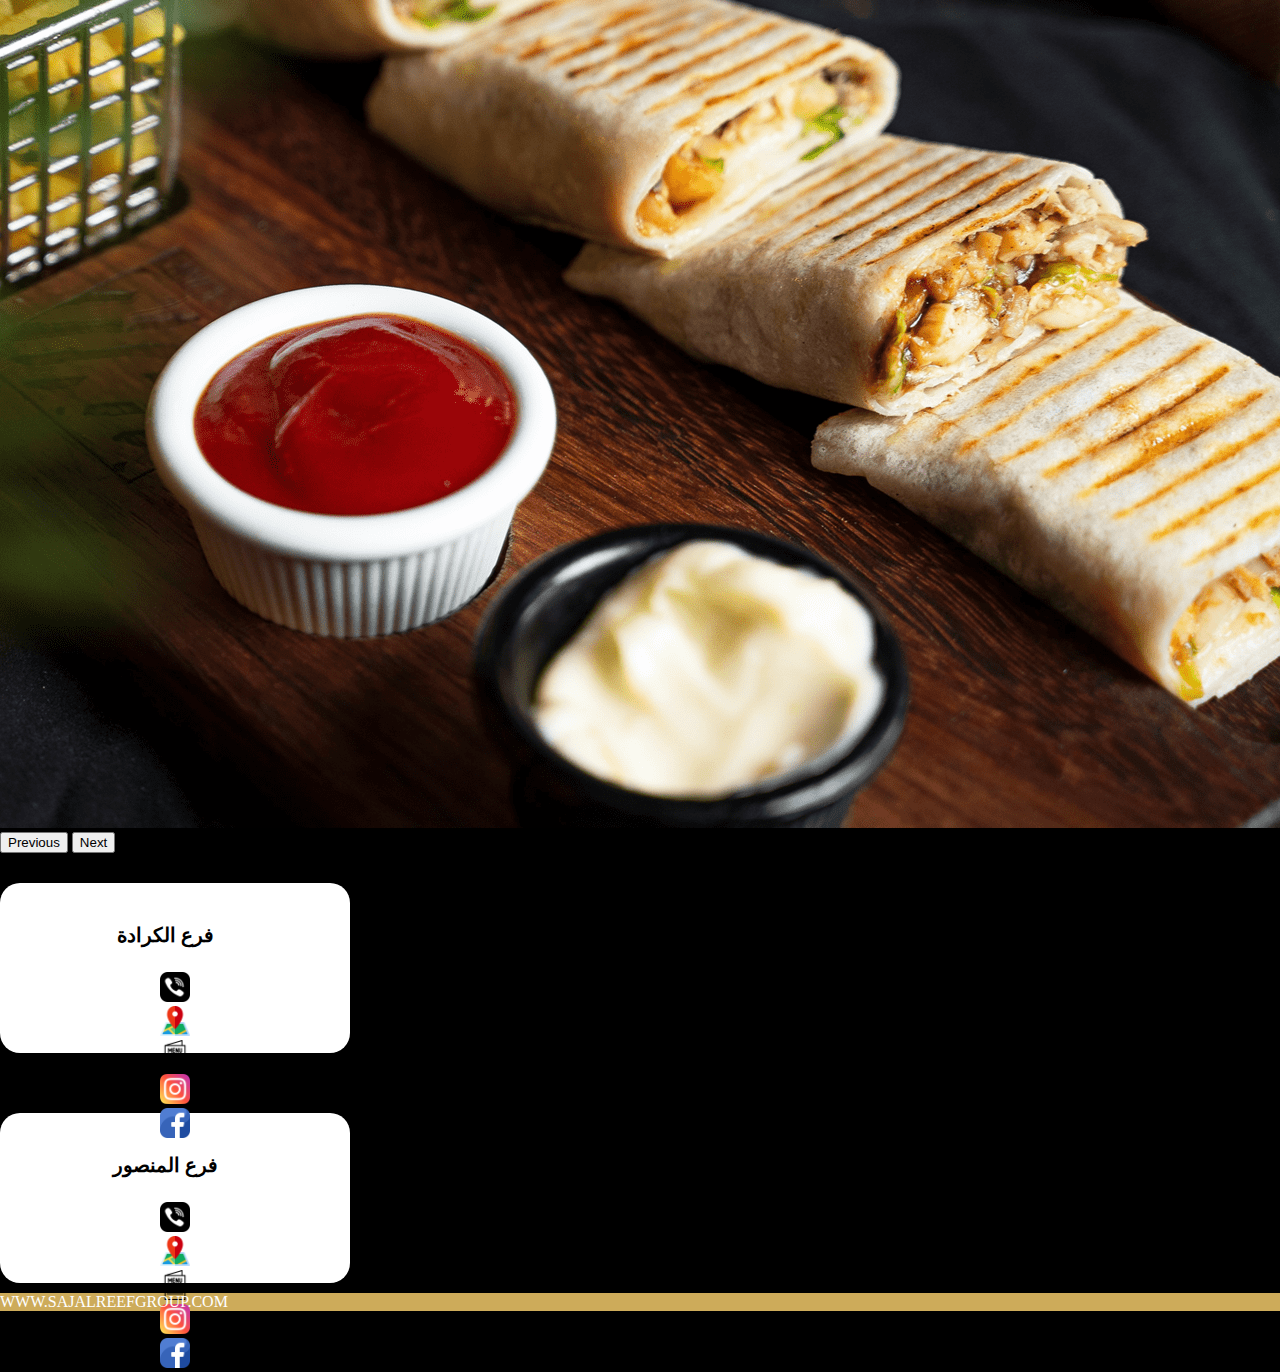
<file: sajalreef.html>
<!DOCTYPE html>
<html lang="en">
<head>
    <meta charset="UTF-8">
    <meta http-equiv="X-UA-Compatible" content="IE=edge">
    <meta name="viewport" content="width=device-width, initial-scale=1.0">
    
    <link href="https://cdn.jsdelivr.net/npm/bootstrap@5.3.2/dist/css/bootstrap.min.css" rel="stylesheet" integrity="sha384-T3c6CoIi6uLrA9TneNEoa7RxnatzjcDSCmG1MXxSR1GAsXEV/Dwwykc2MPK8M2HN" crossorigin="anonymous">
    <title>Document</title>
    <link rel="stylesheet" href="styles.css">
</head>
<body>

  <div class="d-flex flex-column ">
   
    <div class="  text-center">  <div class=" text-center"><div class="d-flex justify-content-center ">
       <!--Gallery start-->
    
    
    
    <div id="carouselExampleInterval" class="carousel slide carousel-fade" data-bs-ride="carousel">
      <div class="carousel-inner">
        <div class="carousel-item active" data-bs-interval="5000">
          <img src="saj cover/11.png" class="d-block w-100" alt="...">
        </div>
        <div class="carousel-item" data-bs-interval="5000">
          <img src="saj cover/88 (1).png" class="d-block w-100" alt="...">
        </div>
        <div class="carousel-item" data-bs-interval="5000">
          <img src="saj cover/Artboard 1 (2).png" class="d-block w-100" alt="...">
        </div>
        <div class="carousel-item" data-bs-interval="5000">
          <img src="saj cover/saj 1 (1).png" class="d-block w-100" alt="...">
        </div>
        <div class="carousel-item" data-bs-interval="5000">
          <img src="saj cover/saj 2.png" class="d-block w-100" alt="...">
        </div>
        <div class="carousel-item" data-bs-interval="5000">
          <img src="saj cover/saj 3.png" class="d-block w-100" alt="...">
        </div>
        <div class="carousel-item" data-bs-interval="5000">
          <img src="saj cover/saj 4.png" class="d-block w-100" alt="...">
        </div>
        <div class="carousel-item" data-bs-interval="5000">
          <img src="saj cover/٩٩.png" class="d-block w-100" alt="...">
        </div>
    
    
        
      </div>
      <button class="carousel-control-prev" type="button" data-bs-target="#carouselExampleInterval" data-bs-slide="prev">
        <span class="carousel-control-prev-icon" aria-hidden="true"></span>
        <span class="visually-hidden">Previous</span>
      </button>
      <button class="carousel-control-next" type="button" data-bs-target="#carouselExampleInterval" data-bs-slide="next">
        <span class="carousel-control-next-icon" aria-hidden="true"></span>
        <span class="visually-hidden">Next</span>
      </button>
    </div>
    









    
    
    
    
    
    
    
    
     <!--Gallery end-->
    </div> </div>  </div>
    <div class="p-3  text-center">  
      <!--First Card-->



      <div class="d-flex justify-content-center " style="height: 180px;">
        <div class="cardd" style="
        margin-top: 30px;">
      
      
      
        <div class="d-flex flex-row mb-3  justify-content-end ">
       
          
          <p class="title">فرع الكرادة </p>
          
         
          
          
        </div>
        <div class="d-flex flex-row  justify-content-evenly ">
          <div class="p-2"> <a href="tel:+9647800000366"><img  class="jj" src="Sajalreef Icons/phone-call.png" alt="" ></a> </div>
          <div class="p-2"> <a href="https://maps.app.goo.gl/ZQ8BTgAEcGsafAwU8" ><img  class="jj" src="Sajalreef Icons/map (1).png" alt="" ></a> </div>
          
          <div class="p-2"> <a href="https://sajalreef.github.io/menu/" ><img  class="jj" src="Sajalreef Icons/menu.png" alt="" ></a> </div>
          
          <div class="p-2"> <a href="https://instagram.com/saj_alreef?igshid=NTc4MTIwNjQ2YQ==" ><img  class="jj" src="Sajalreef Icons/instagram (1).png" alt="" ></a> </div>
          
          <div class="p-2"> <a href="https://www.facebook.com/sajalreefgroup?mibextid=9R9pXO" ><img  class="jj" src="Sajalreef Icons/facebook (1).png" alt="" ></a> </div>
          
          
        </div>
      
      
      
         
      </div>
        
      
      </div>
      
       <!--sexond card-->
      
      
      <div class="d-flex justify-content-center " style="height: 180px;"><div class="cardd">
      
      
      
        <div class="d-flex flex-row mb-3  justify-content-end ">
       
          
          <p class="title">فرع المنصور </p>
          
        </div>
      
      
        <div class="d-flex flex-row mb-3  justify-content-evenly ">
          <div class="p-2"> <a  href="tel:+9647800000343"><img  class="jj" src="Sajalreef Icons/phone-call.png" alt="" ></a> </div>
          <div class="p-2"> <a href="https://maps.app.goo.gl/PWn2XLTQtageojwc6" ><img  class="jj" src="Sajalreef Icons/map (1).png" alt="" ></a> </div>
          
          <div class="p-2"> <a href="https://sajalreef.github.io/menu/" ><img  class="jj" src="Sajalreef Icons/menu.png" alt="" ></a> </div>
          
          <div class="p-2"> <a href="https://instagram.com/saj_alreef?igshid=NTc4MTIwNjQ2YQ==" ><img  class="jj" src="Sajalreef Icons/instagram (1).png" alt="" ></a> </div>
          
          <div class="p-2"> <a href="https://www.facebook.com/sajalreefgroup?mibextid=9R9pXO" ><img  class="jj" src="Sajalreef Icons/facebook (1).png" alt="" ></a> </div>
          
         
        </div>
      
      
      
      
      
      
      
      
      
      
      
      
         
      </div>
        
      
      </div>








     












    </div>
    <div class="mt-5  text-center">  <div  style="background-color:#CDAB5A ; color:white ; width: 100%;" >WWW.SAJALREEFGROUP.COM</div> </div>






  </div>


    <script src="https://cdn.jsdelivr.net/npm/@popperjs/core@2.11.8/dist/umd/popper.min.js" integrity="sha384-I7E8VVD/ismYTF4hNIPjVp/Zjvgyol6VFvRkX/vR+Vc4jQkC+hVqc2pM8ODewa9r" crossorigin="anonymous"></script>
    <script src="https://cdn.jsdelivr.net/npm/bootstrap@5.3.2/dist/js/bootstrap.min.js" integrity="sha384-BBtl+eGJRgqQAUMxJ7pMwbEyER4l1g+O15P+16Ep7Q9Q+zqX6gSbd85u4mG4QzX+" crossorigin="anonymous"></script>   
</body>
</html>
</file>
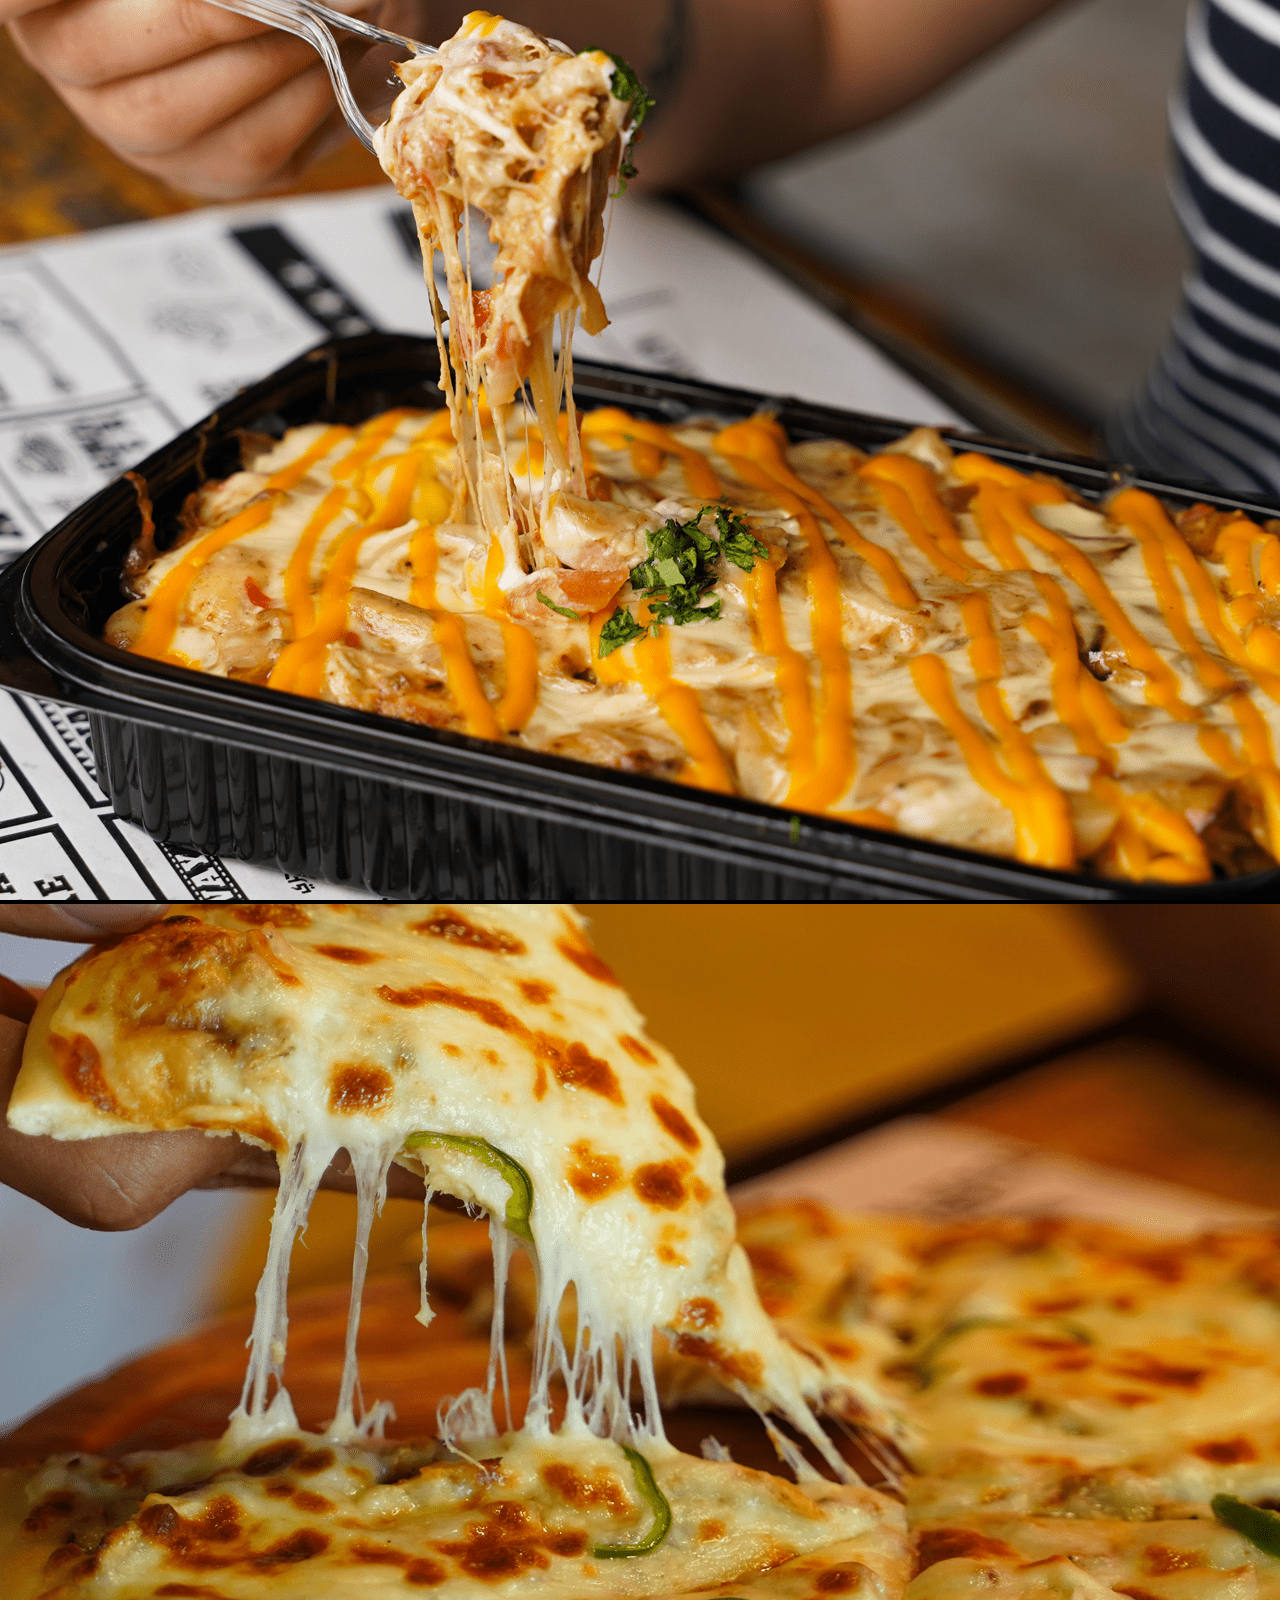
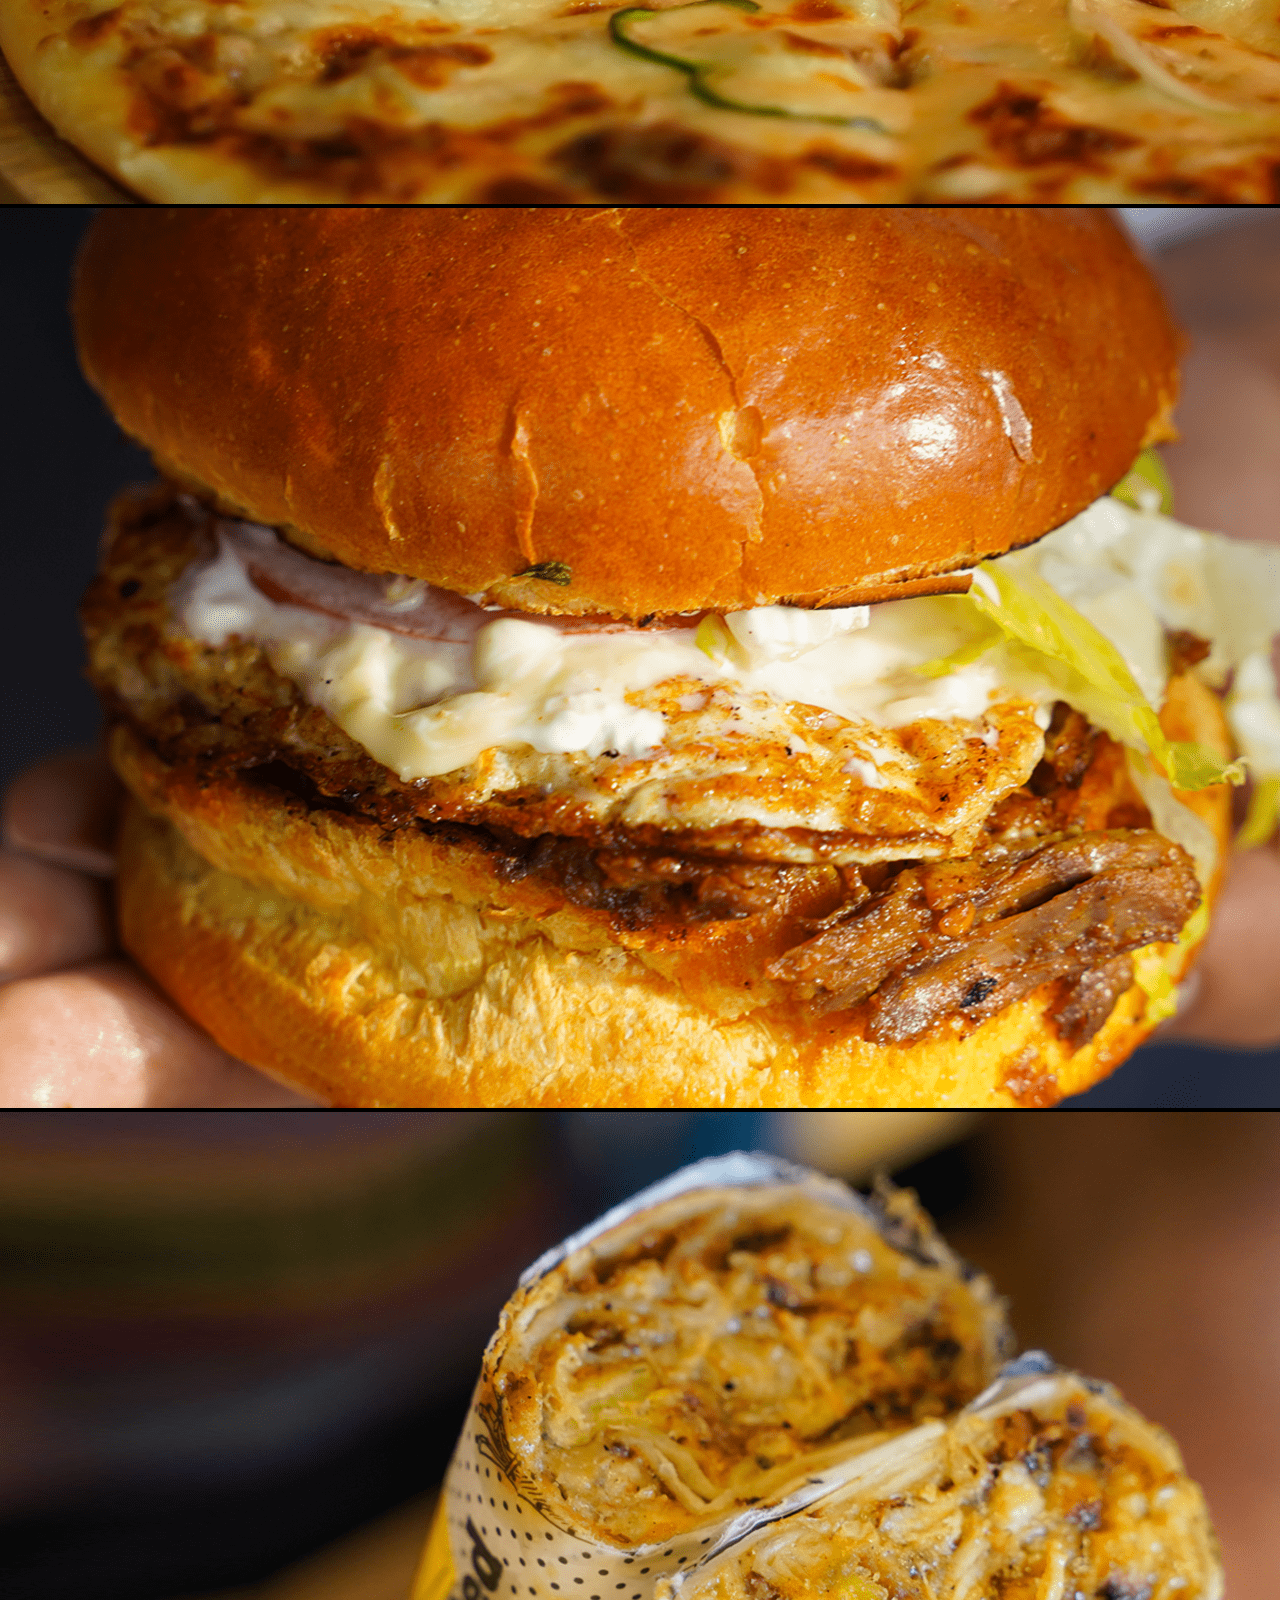
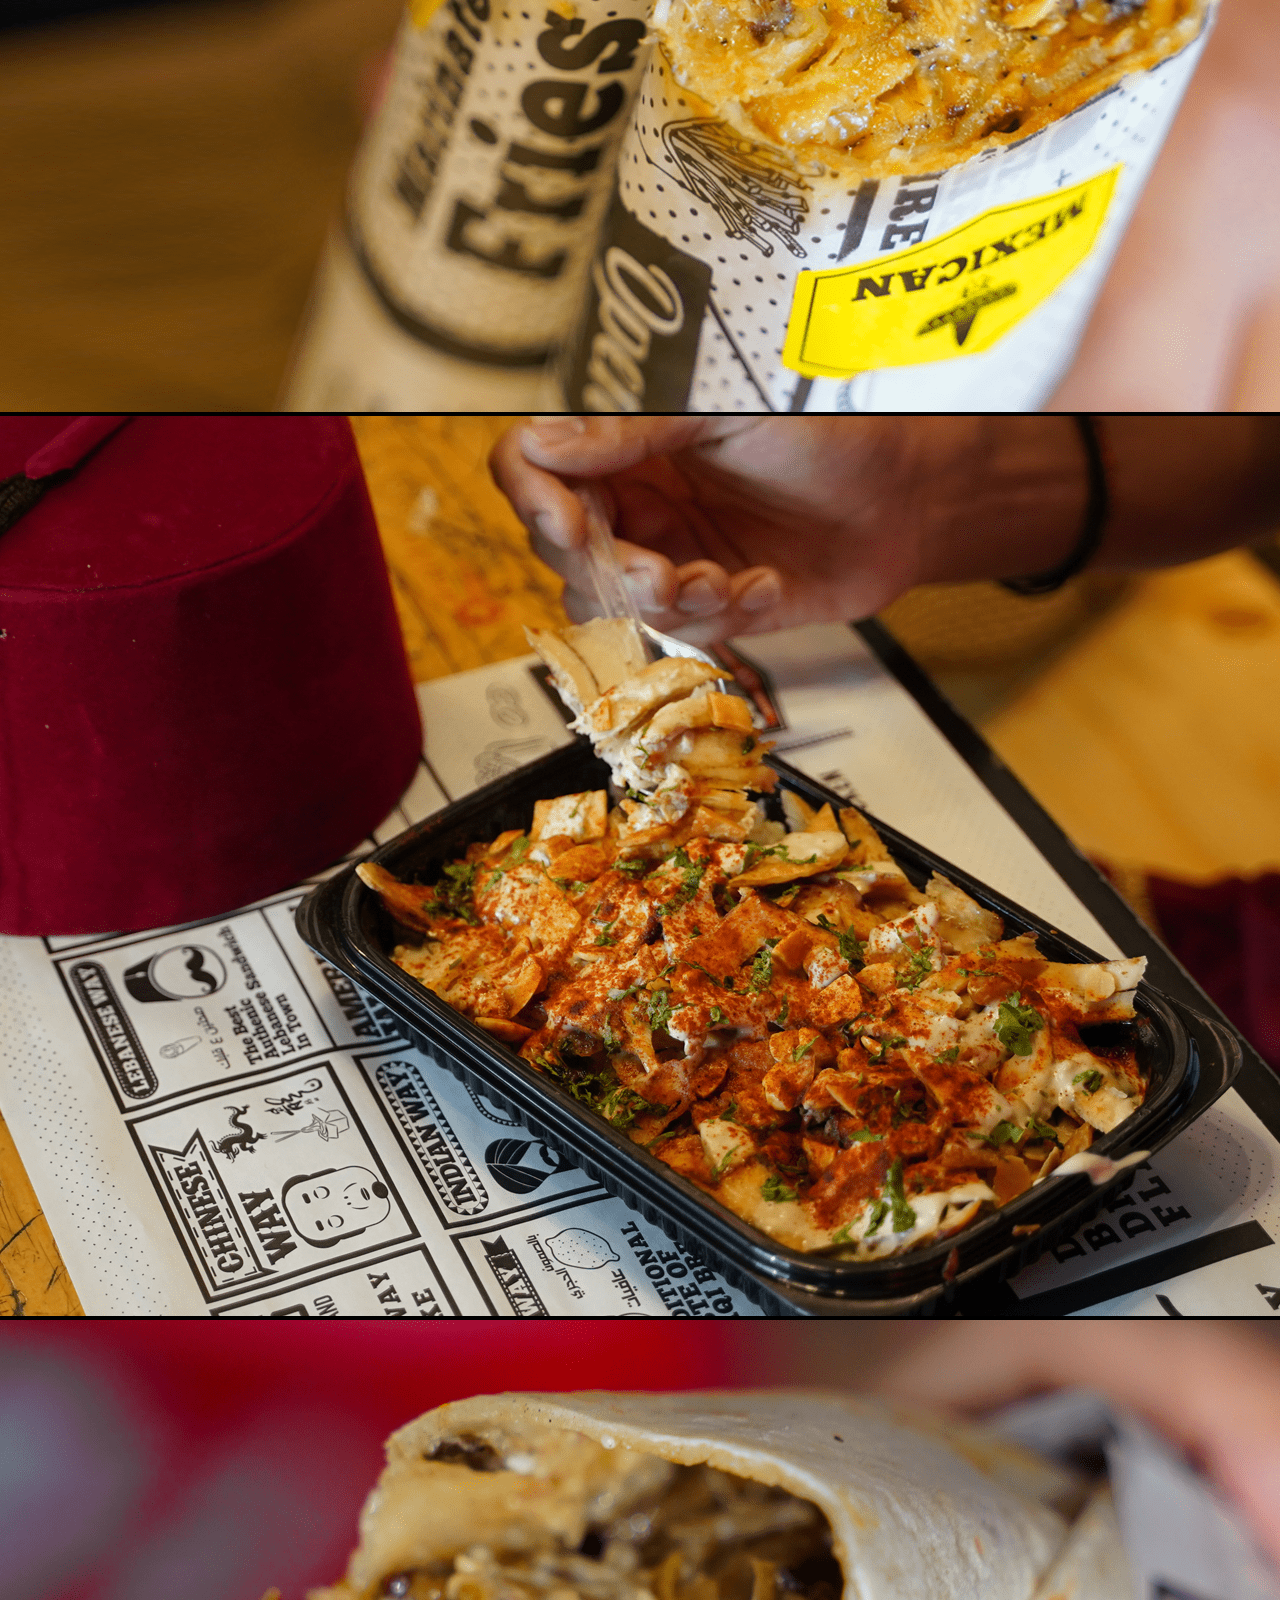
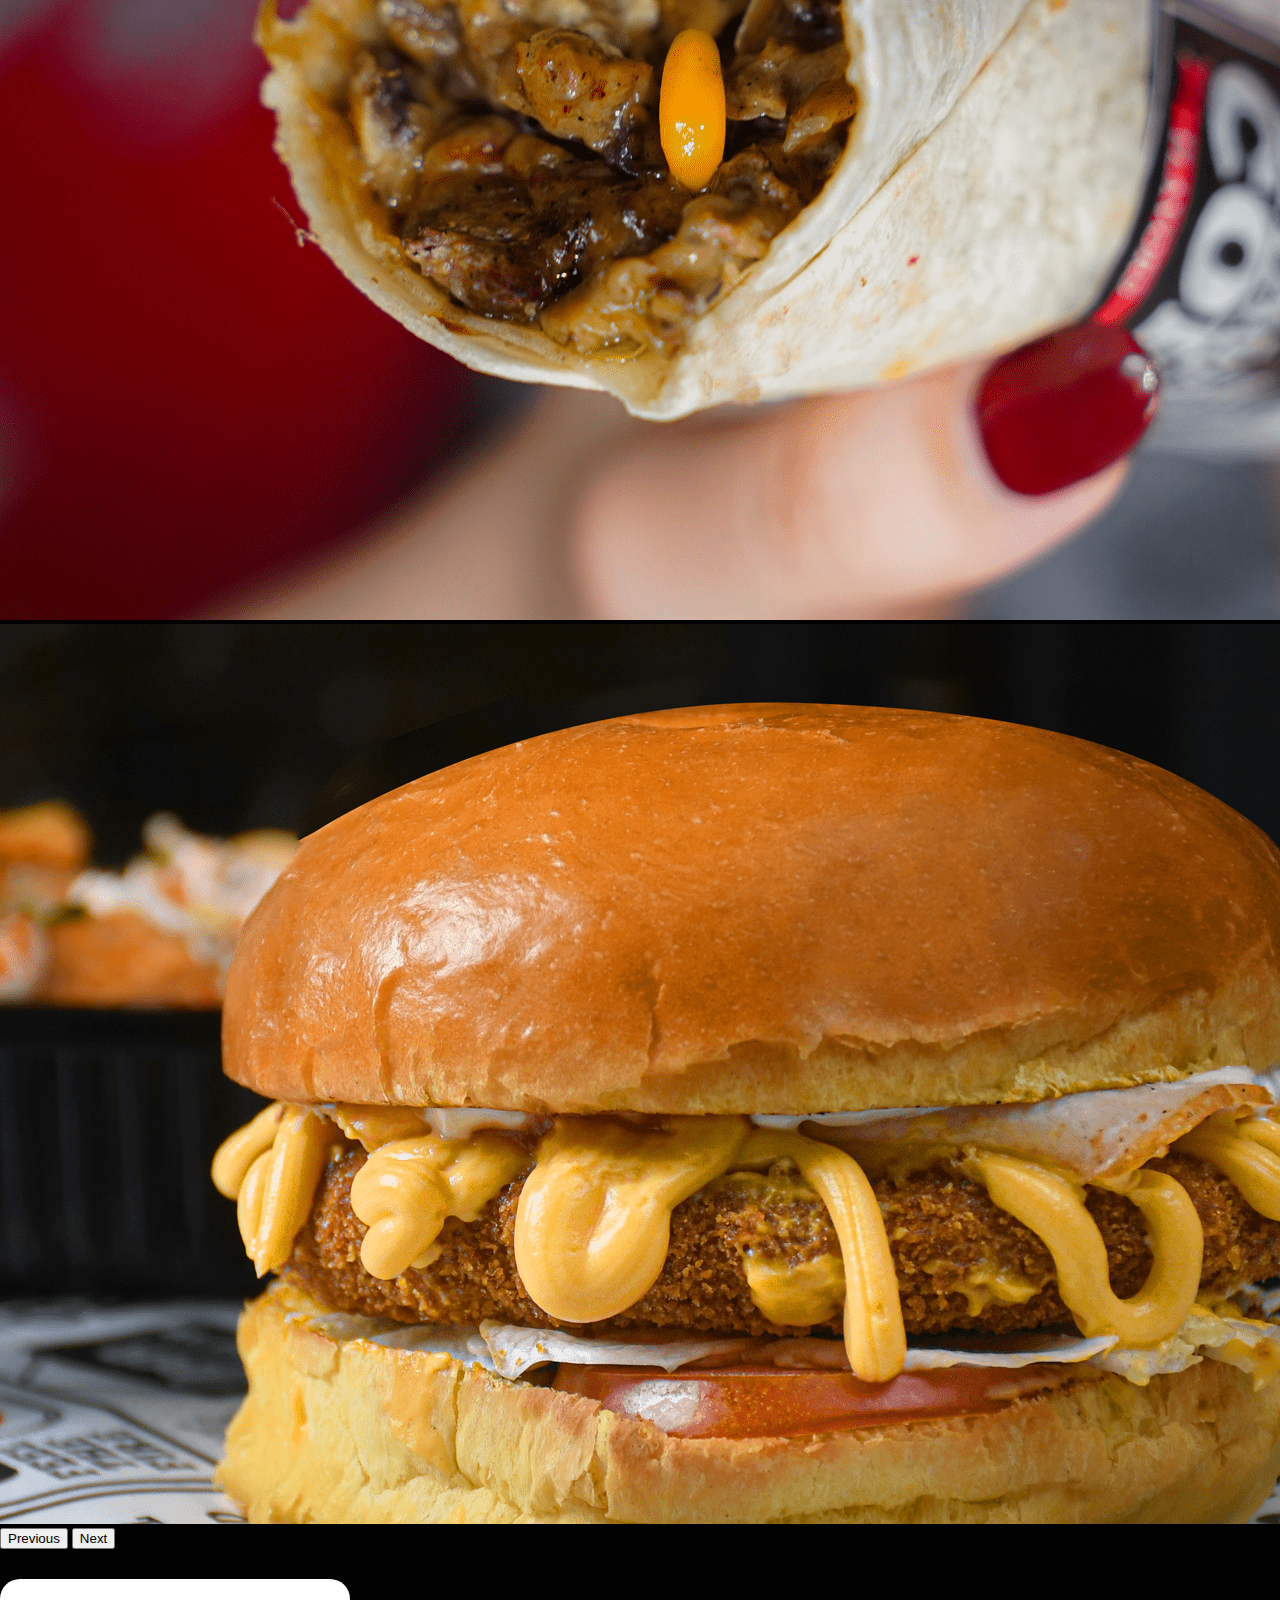
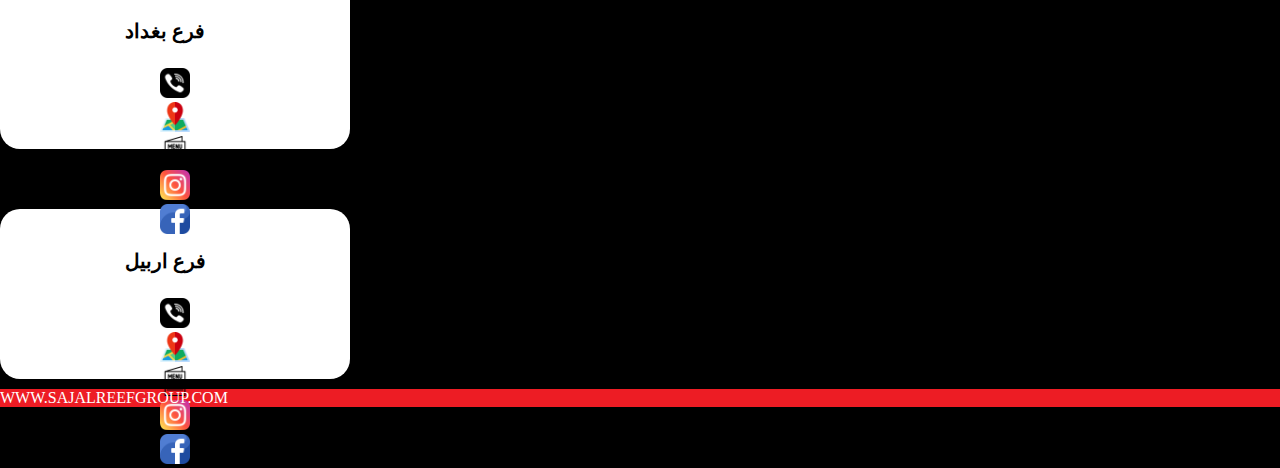
<file: shawrama Corner.html>
<!DOCTYPE html>
<html lang="en">
<head>
    <meta charset="UTF-8">
    <meta http-equiv="X-UA-Compatible" content="IE=edge">
    <meta name="viewport" content="width=device-width, initial-scale=1.0">
    
    <link href="https://cdn.jsdelivr.net/npm/bootstrap@5.3.2/dist/css/bootstrap.min.css" rel="stylesheet" integrity="sha384-T3c6CoIi6uLrA9TneNEoa7RxnatzjcDSCmG1MXxSR1GAsXEV/Dwwykc2MPK8M2HN" crossorigin="anonymous">
    <title>Document</title>
    <link rel="stylesheet" href="styles.css">
</head>
<body>

  <div class="d-flex flex-column ">
   
    <div class="  text-center">  <div class=" text-center"><div class="d-flex justify-content-center ">
       <!--Gallery start-->
  
  
  
  <div id="carouselExampleInterval" class="carousel slide carousel-fade" data-bs-ride="carousel">
    <div class="carousel-inner">
      <div class="carousel-item active" data-bs-interval="5000">
        <img src="Corner cover/C2.png" class="d-block w-100" alt="...">
      </div>
      
      <div class="carousel-item" data-bs-interval="5000">
        <img src="Corner cover/C3.png" class="d-block w-100" alt="...">
      </div>
      <div class="carousel-item" data-bs-interval="5000">
        <img src="Corner cover/C4.png" class="d-block w-100" alt="...">
      </div>
      <div class="carousel-item" data-bs-interval="5000">
        <img src="Corner cover/C5.png" class="d-block w-100" alt="...">
      </div>
      <div class="carousel-item" data-bs-interval="5000">
        <img src="Corner cover/C6.png" class="d-block w-100" alt="...">
      </div>
      <div class="carousel-item" data-bs-interval="5000">
        <img src="Corner cover/C7.png" class="d-block w-100" alt="...">
      </div>
      <div class="carousel-item" data-bs-interval="5000">
        <img src="Corner cover/C8.png" class="d-block w-100" alt="...">
      </div>
     
     
      
    </div>
    <button class="carousel-control-prev" type="button" data-bs-target="#carouselExampleInterval" data-bs-slide="prev">
      <span class="carousel-control-prev-icon" aria-hidden="true"></span>
      <span class="visually-hidden">Previous</span>
    </button>
    <button class="carousel-control-next" type="button" data-bs-target="#carouselExampleInterval" data-bs-slide="next">
      <span class="carousel-control-next-icon" aria-hidden="true"></span>
      <span class="visually-hidden">Next</span>
    </button>
  </div>
  









  
  
  
  
  
  
  
  
   <!--Gallery end-->
    </div> </div>  </div>
    <div class="p-3  text-center">  
      <!--First Card-->



      <div class="d-flex justify-content-center " style="height: 180px;">
        <div class="cardd" style="
        margin-top: 30px;">
      
      
      
        <div class="d-flex flex-row mb-3  justify-content-end ">
       
          
          <p class="title">فرع بغداد </p>
          
         
          
          
        </div>
        <div class="d-flex flex-row  justify-content-evenly ">
          <div class="p-2"> <a href="tel:+9647733666633" ><img  class="jj" src="Sajalreef Icons/phone-call.png" alt="" ></a> </div>
          <div class="p-2"> <a href="https://maps.app.goo.gl/7UFcPVXsH3s7Gs1T6" ><img  class="jj" src="Sajalreef Icons/map (1).png" alt="" ></a> </div>
          
          <div class="p-2"> <a href="" ><img  class="jj" src="Sajalreef Icons/menu.png" alt="" ></a> </div>
          
          <div class="p-2"> <a href="https://instagram.com/shawarmacorneriq?igshid=NTc4MTIwNjQ2YQ==" ><img  class="jj" src="Sajalreef Icons/instagram (1).png" alt="" ></a> </div>
          
          <div class="p-2"> <a href="https://www.facebook.com/ShawarmaCornerBaghdad?mibextid=9R9pXO" ><img  class="jj" src="Sajalreef Icons/facebook (1).png" alt="" ></a> </div>
          
          
        </div>
      
      
      
         
      </div>
        
      
      </div>
      
       <!--sexond card-->
      
      
      <div class="d-flex justify-content-center " style="height: 180px;"><div class="cardd">
      
      
      
        <div class="d-flex flex-row mb-3  justify-content-end ">
       
          
          <p class="title">فرع اربيل </p>
          
        </div>
      
      
        <div class="d-flex flex-row mb-3  justify-content-evenly ">
          <div class="p-2"> <a href="tel:+9647511352909" ><img  class="jj" src="Sajalreef Icons/phone-call.png" alt="" ></a> </div>
          <div class="p-2"> <a href="https://maps.app.goo.gl/BmuCjiXdaiw1MDz78" ><img  class="jj" src="Sajalreef Icons/map (1).png" alt="" ></a> </div>
          
          <div class="p-2"> <a href="" ><img  class="jj" src="Sajalreef Icons/menu.png" alt="" ></a> </div>
          
          <div class="p-2"> <a href="https://instagram.com/shawarmacorneriq?igshid=NTc4MTIwNjQ2YQ==" ><img  class="jj" src="Sajalreef Icons/instagram (1).png" alt="" ></a> </div>
          
          <div class="p-2"> <a href="https://www.facebook.com/ShawarmaCornerErbil?mibextid=9R9pXO" ><img  class="jj" src="Sajalreef Icons/facebook (1).png" alt="" ></a> </div>
          
          
        </div>
      
      
      
      
      
      
      
      
      
      
      
      
         
      </div>
        
      
      </div>








     












    </div>
    <div class="mt-5  text-center">  <div  style="background-color:#ed1c24 ; color:white ; width: 100%;" >WWW.SAJALREEFGROUP.COM</div> </div>






  </div>


    <script src="https://cdn.jsdelivr.net/npm/@popperjs/core@2.11.8/dist/umd/popper.min.js" integrity="sha384-I7E8VVD/ismYTF4hNIPjVp/Zjvgyol6VFvRkX/vR+Vc4jQkC+hVqc2pM8ODewa9r" crossorigin="anonymous"></script>
    <script src="https://cdn.jsdelivr.net/npm/bootstrap@5.3.2/dist/js/bootstrap.min.js" integrity="sha384-BBtl+eGJRgqQAUMxJ7pMwbEyER4l1g+O15P+16Ep7Q9Q+zqX6gSbd85u4mG4QzX+" crossorigin="anonymous"></script>   
</body>
</html>
</file>
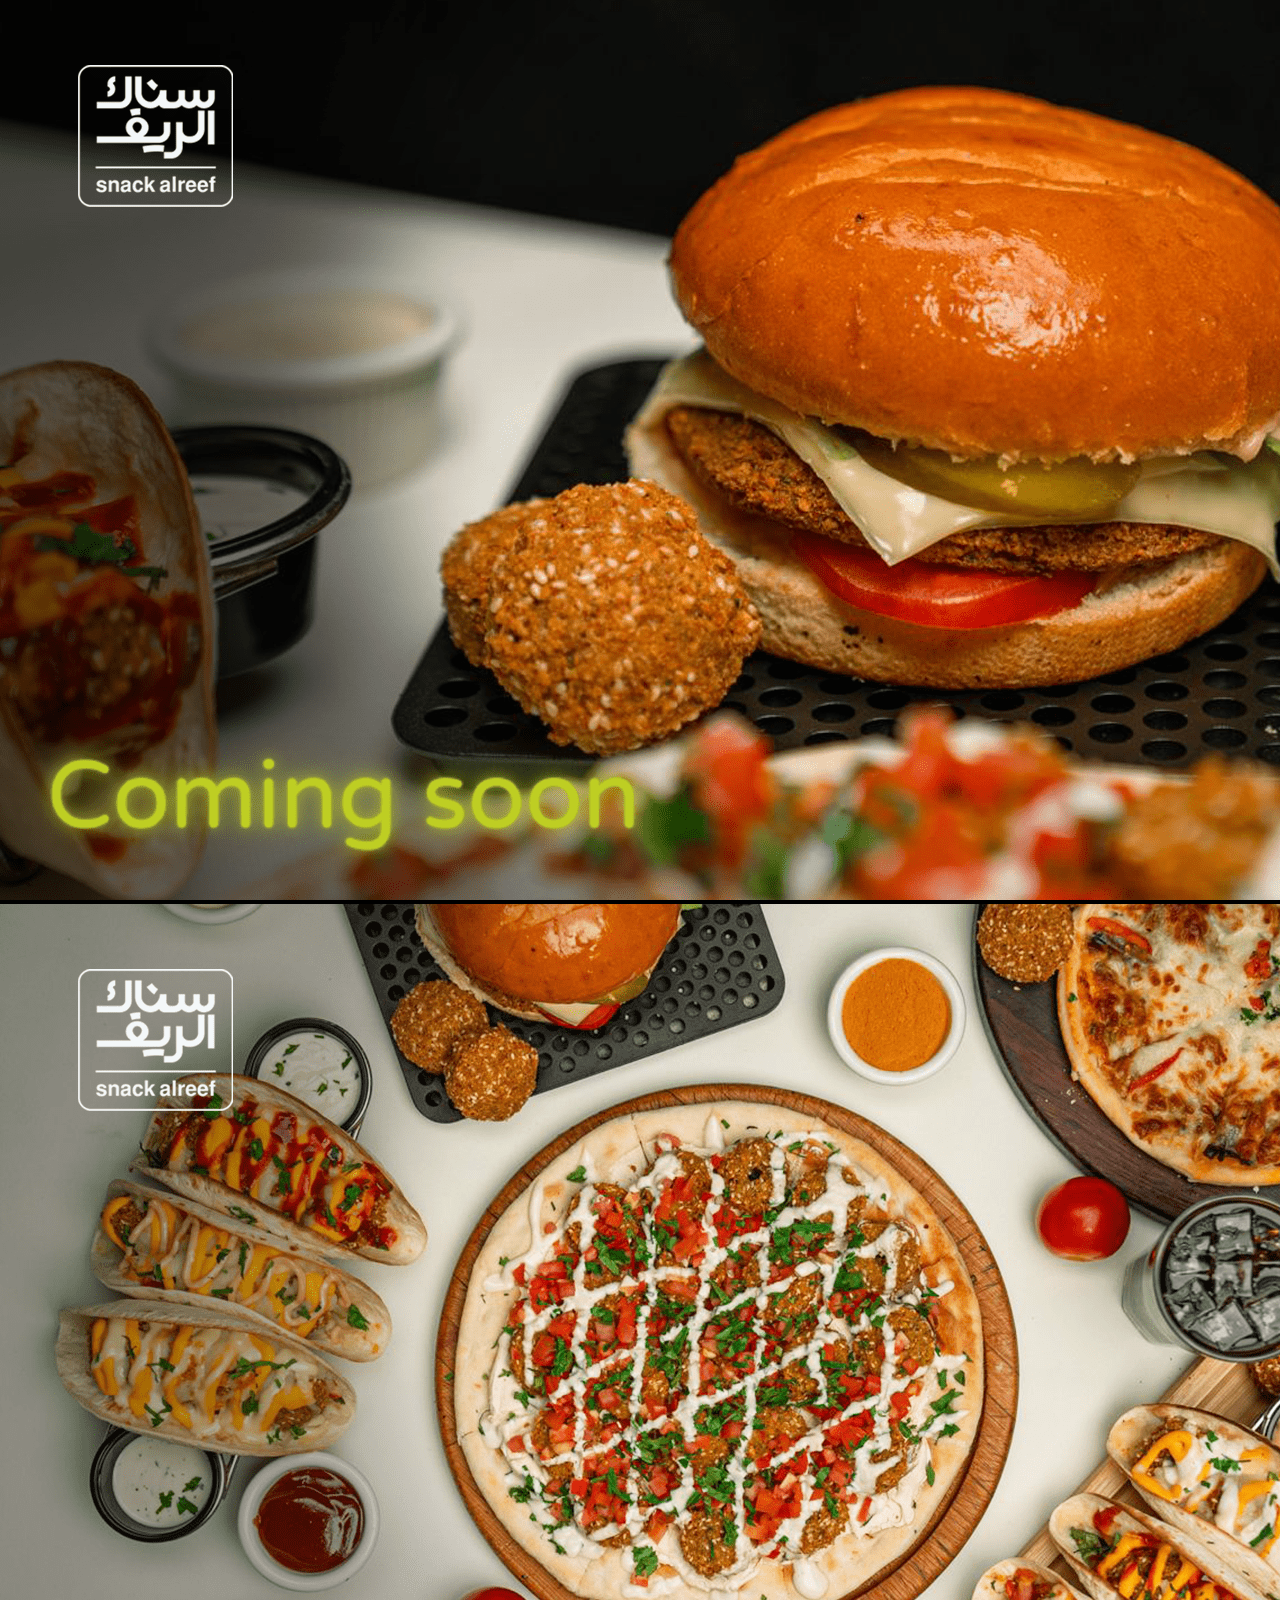
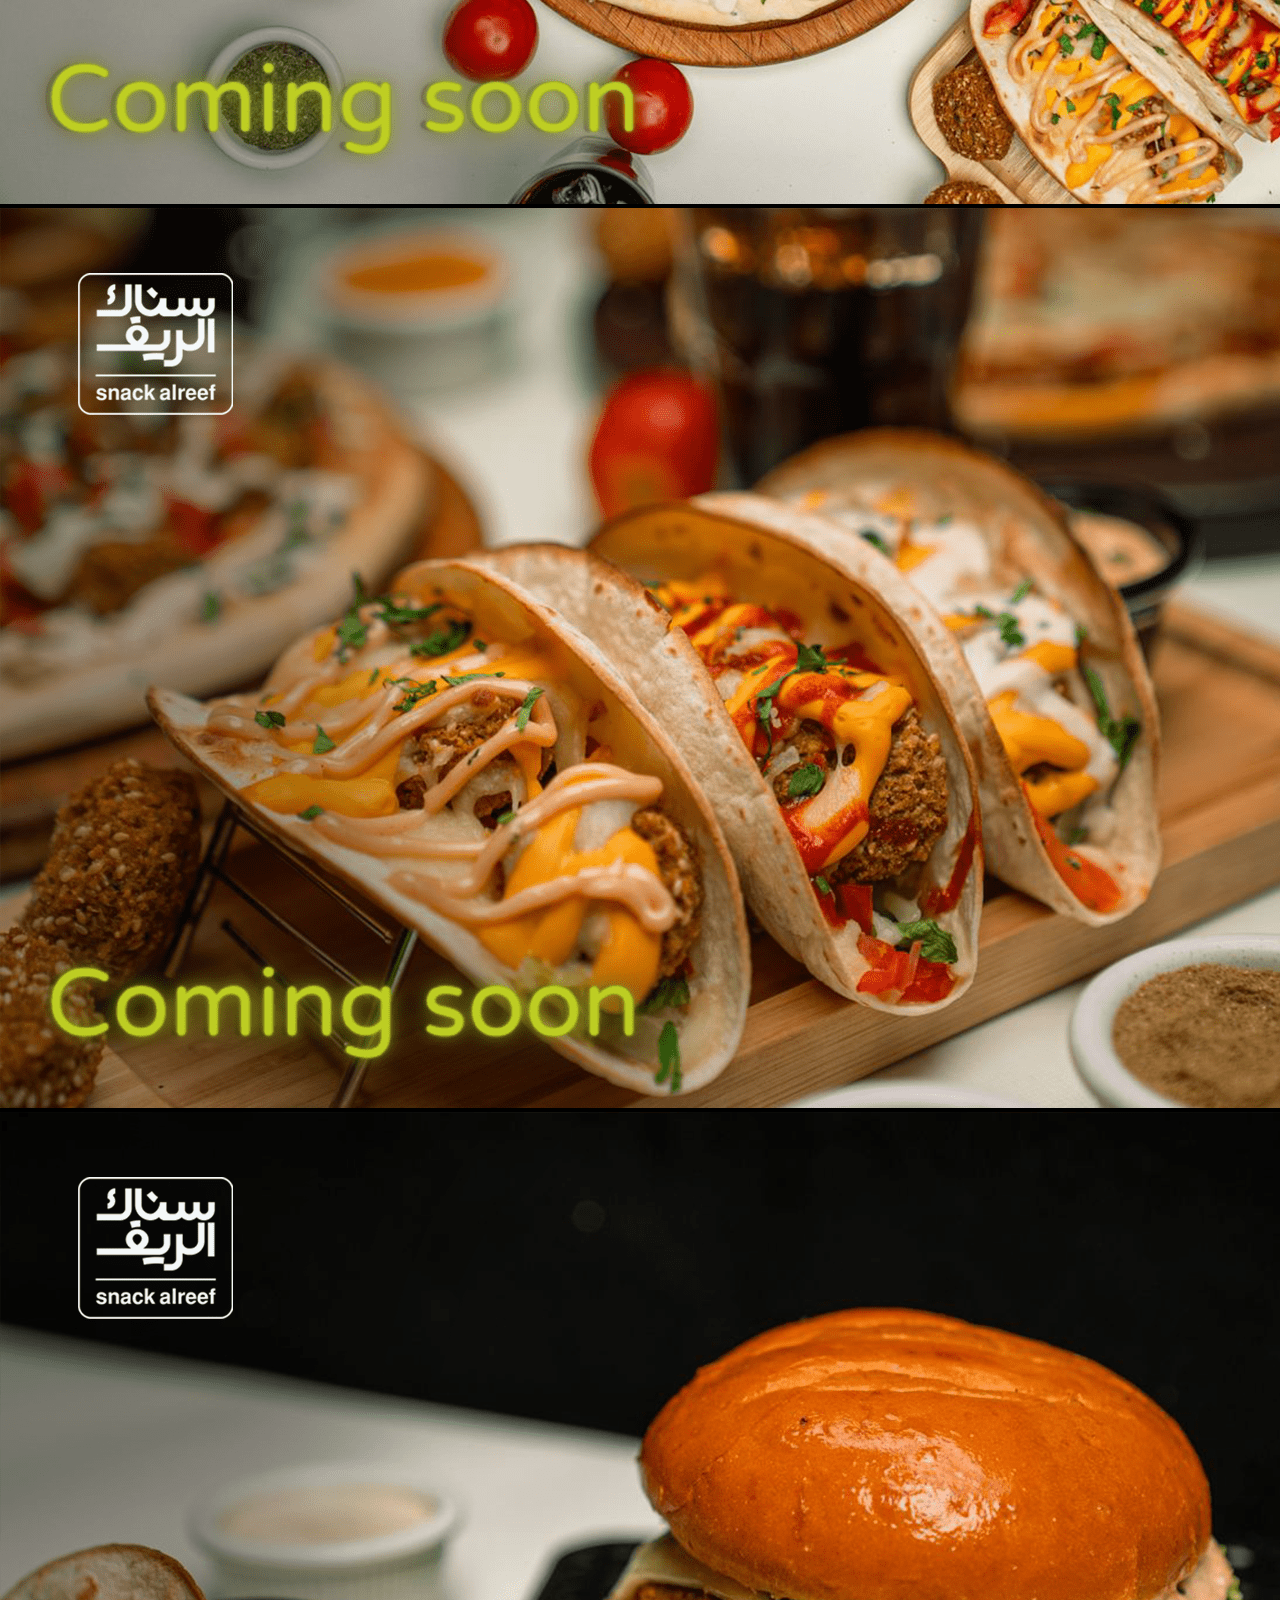
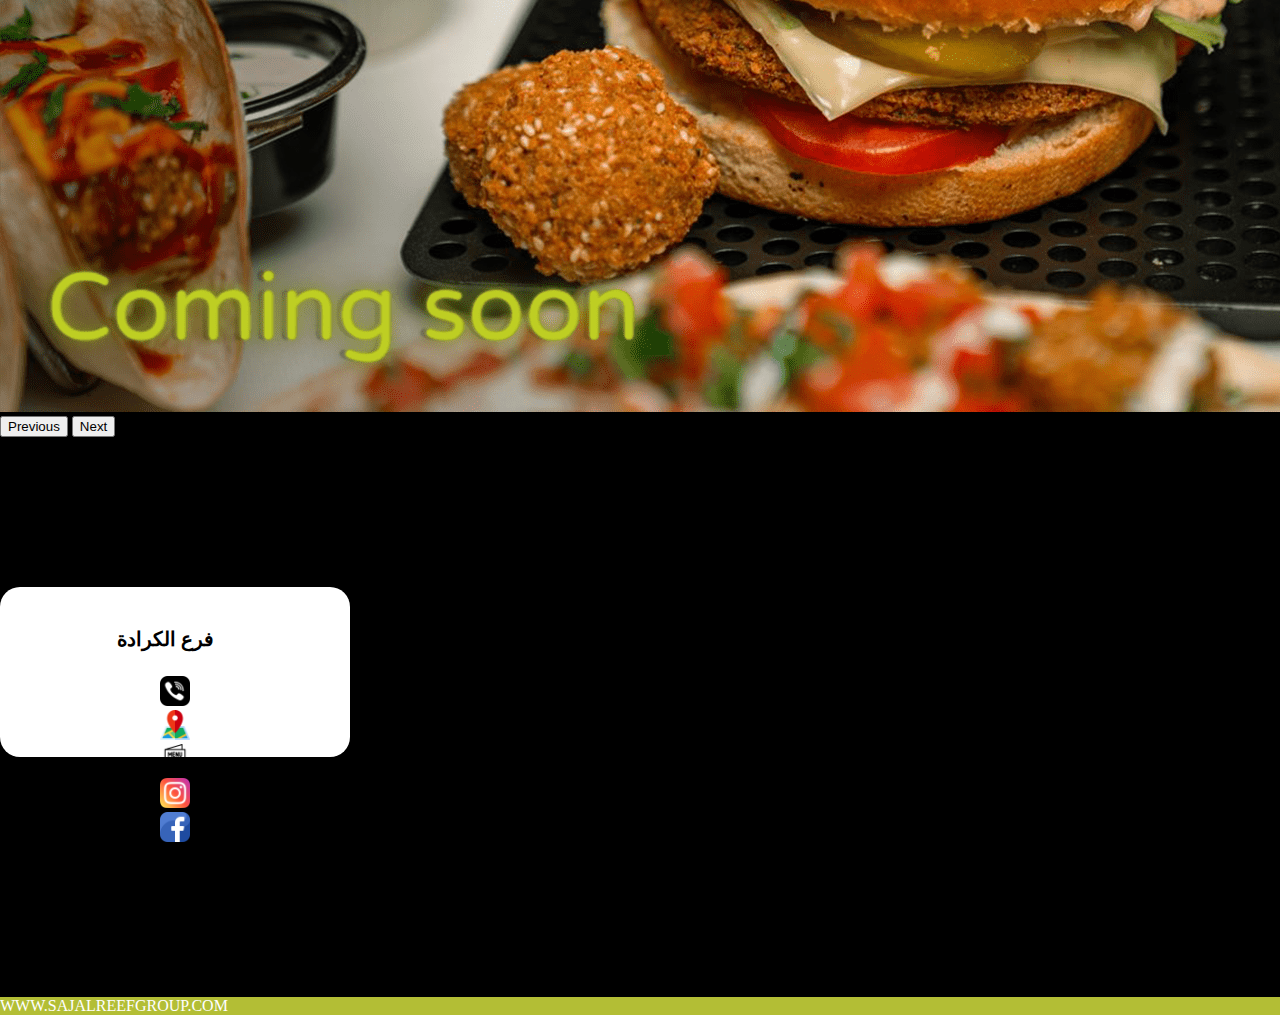
<file: snackalreef.html>
<!DOCTYPE html>
<html lang="en">
<head>
    <meta charset="UTF-8">
    <meta http-equiv="X-UA-Compatible" content="IE=edge">
    <meta name="viewport" content="width=device-width, initial-scale=1.0">
    
    <link href="https://cdn.jsdelivr.net/npm/bootstrap@5.3.2/dist/css/bootstrap.min.css" rel="stylesheet" integrity="sha384-T3c6CoIi6uLrA9TneNEoa7RxnatzjcDSCmG1MXxSR1GAsXEV/Dwwykc2MPK8M2HN" crossorigin="anonymous">
    <title>Document</title>
    <link rel="stylesheet" href="styles.css">
</head>
<body>

  <div class="d-flex flex-column ">
   
    <div class="  text-center">  <div class=" text-center"><div class="d-flex justify-content-center ">
          
    <!--Gallery start-->
    
    
    
    <div id="carouselExampleInterval" class="carousel slide carousel-fade" data-bs-ride="carousel">
      <div class="carousel-inner">
        <div class="carousel-item active" data-bs-interval="5000">
          <img src="Snack Covers/1 (4).png" class="d-block w-100" alt="...">
        </div>
        <div class="carousel-item " data-bs-interval="5000">
          <img src="Snack Covers/2 (4).png" class="d-block w-100" alt="...">
        </div>
        <div class="carousel-item " data-bs-interval="5000">
          <img src="Snack Covers/3 (4).png" class="d-block w-100" alt="...">
        </div>
        <div class="carousel-item " data-bs-interval="5000">
          <img src="Snack Covers/4 (4).png" class="d-block w-100" alt="...">
        </div>
        
      </div>
      <button class="carousel-control-prev" type="button" data-bs-target="#carouselExampleInterval" data-bs-slide="prev">
        <span class="carousel-control-prev-icon" aria-hidden="true"></span>
        <span class="visually-hidden">Previous</span>
      </button>
      <button class="carousel-control-next" type="button" data-bs-target="#carouselExampleInterval" data-bs-slide="next">
        <span class="carousel-control-next-icon" aria-hidden="true"></span>
        <span class="visually-hidden">Next</span>
      </button>
    </div>
    









    
    
    
    
    
    
    
    
     <!--Gallery end-->
    </div> </div>  </div>
    <div class="p-3  text-center">  
      <!--First Card-->



      <div class="d-flex justify-content-center " style="height: 180px;">
        <div class="cardd" style="
        margin-top: 150px;">
      
      
      
        <div class="d-flex flex-row mb-3  justify-content-end ">
       
          
          <p class="title">فرع الكرادة </p>
          
         
          
          
        </div>
        <div class="d-flex flex-row  justify-content-evenly ">
          <div class="p-2"> <a href="tel:+9647711454441" ><img  class="jj" src="Sajalreef Icons/phone-call.png" alt="" ></a> </div>
          <div class="p-2"> <a href="https://maps.app.goo.gl/ssbnggMPxNd6TsQi6" ><img  class="jj" src="Sajalreef Icons/map (1).png" alt="" ></a> </div>
          
          <div class="p-2"> <a href="" ><img  class="jj" src="Sajalreef Icons/menu.png" alt="" ></a> </div>
          
          <div class="p-2"> <a href="https://www.instagram.com/snack_alreef/" ><img  class="jj" src="Sajalreef Icons/instagram (1).png" alt="" ></a> </div>
          
          <div class="p-2"> <a href="https://www.facebook.com/snackalreef/" ><img  class="jj" src="Sajalreef Icons/facebook (1).png" alt="" ></a> </div>
          
          
        </div>
      
      
      
         
      </div>
        
      
      </div>
      
       <!--sexond card-->
      
      
          
        
      
      </div>








     












    </div>
    <div class="mt-5  text-center">  <div  style="background-color:#b3be35 ; color:white ; width: 100%; margin-top: 230PX;" >WWW.SAJALREEFGROUP.COM</div> </div>






  </div>


    <script src="https://cdn.jsdelivr.net/npm/@popperjs/core@2.11.8/dist/umd/popper.min.js" integrity="sha384-I7E8VVD/ismYTF4hNIPjVp/Zjvgyol6VFvRkX/vR+Vc4jQkC+hVqc2pM8ODewa9r" crossorigin="anonymous"></script>
    <script src="https://cdn.jsdelivr.net/npm/bootstrap@5.3.2/dist/js/bootstrap.min.js" integrity="sha384-BBtl+eGJRgqQAUMxJ7pMwbEyER4l1g+O15P+16Ep7Q9Q+zqX6gSbd85u4mG4QzX+" crossorigin="anonymous"></script>   
</body>
</html>
</file>
<file: styles.css>
body {
    background-color: black;
    margin: 0;
    padding: 0;
    align-items: center;
    height: 100vh;
    overflow-y: auto; /* This enables vertical scroll */
}

/* Media query for iPad-sized screens and larger */
@media (min-width: 768px) {
    body {
        overflow-y: auto; /* Enable scroll for laptop and iPad-sized screens */
    }
}

/* Media query for mobile screens in portrait orientation */
@media (max-width: 767px) and (orientation: portrait) {
    body {
        overflow-y: hidden; /* Lock scroll in portrait orientation */
    }
}








.cardd{
    padding-top: 20px;
    margin-top: 50px;
    margin-bottom: 50px;
    background-color: white;
    border-radius: 20px;
    width:350px;
    height: 150px ;
    margin-left: 0;
    margin-right: 0;
   
   
   align-items: center;
   justify-items: center;
   justify-content: center;
  
  
   
}

.jj{
    margin: 0;
    width: 30px;
    height: 30px;
    text-align: right;
}

.title{
    margin-right: 20px;
    margin-bottom: 25px;
    font-size: 20px;
    font-weight: bolder;
  
}

.boxx{
    text-align: center; 
   
  
}

.imgicon{
    
    background-color: white;
    padding: 12px;
}
.tend{
    margin-top: 10px;
    color: white;
}
</file>
